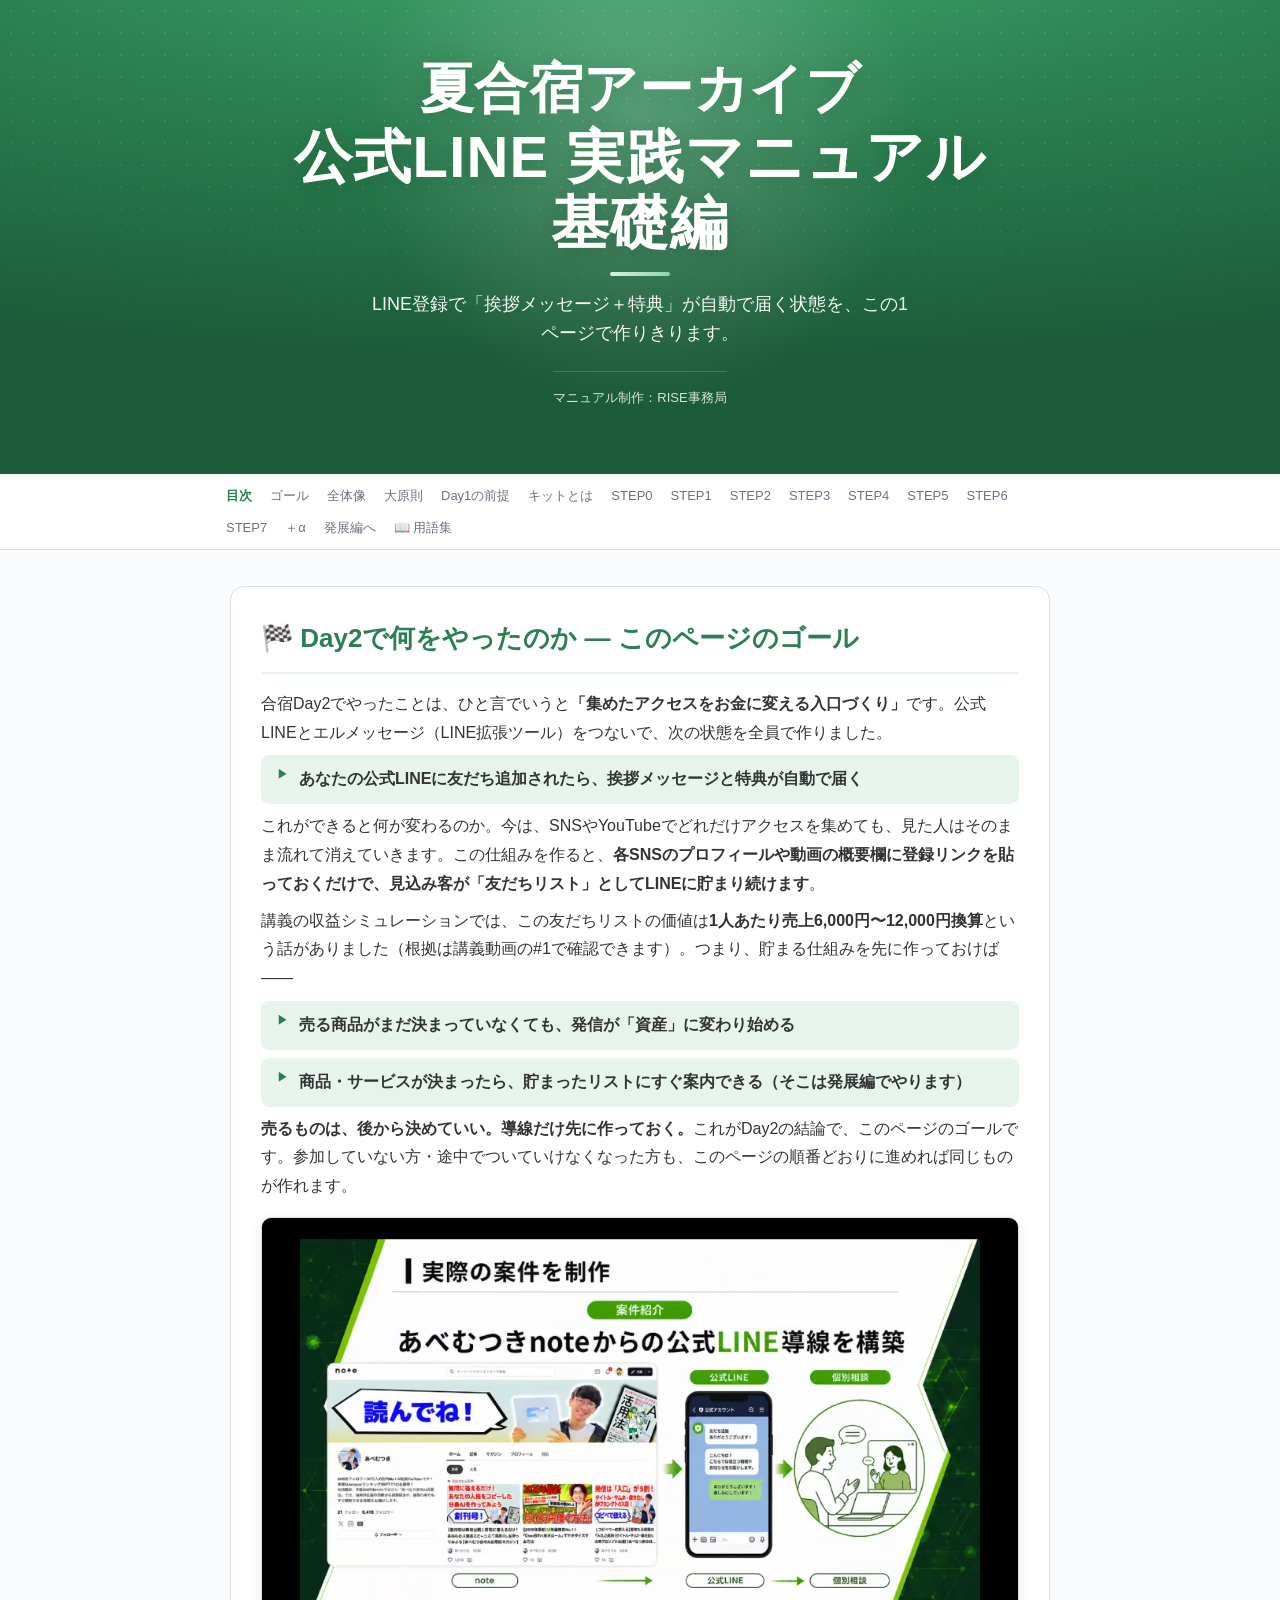
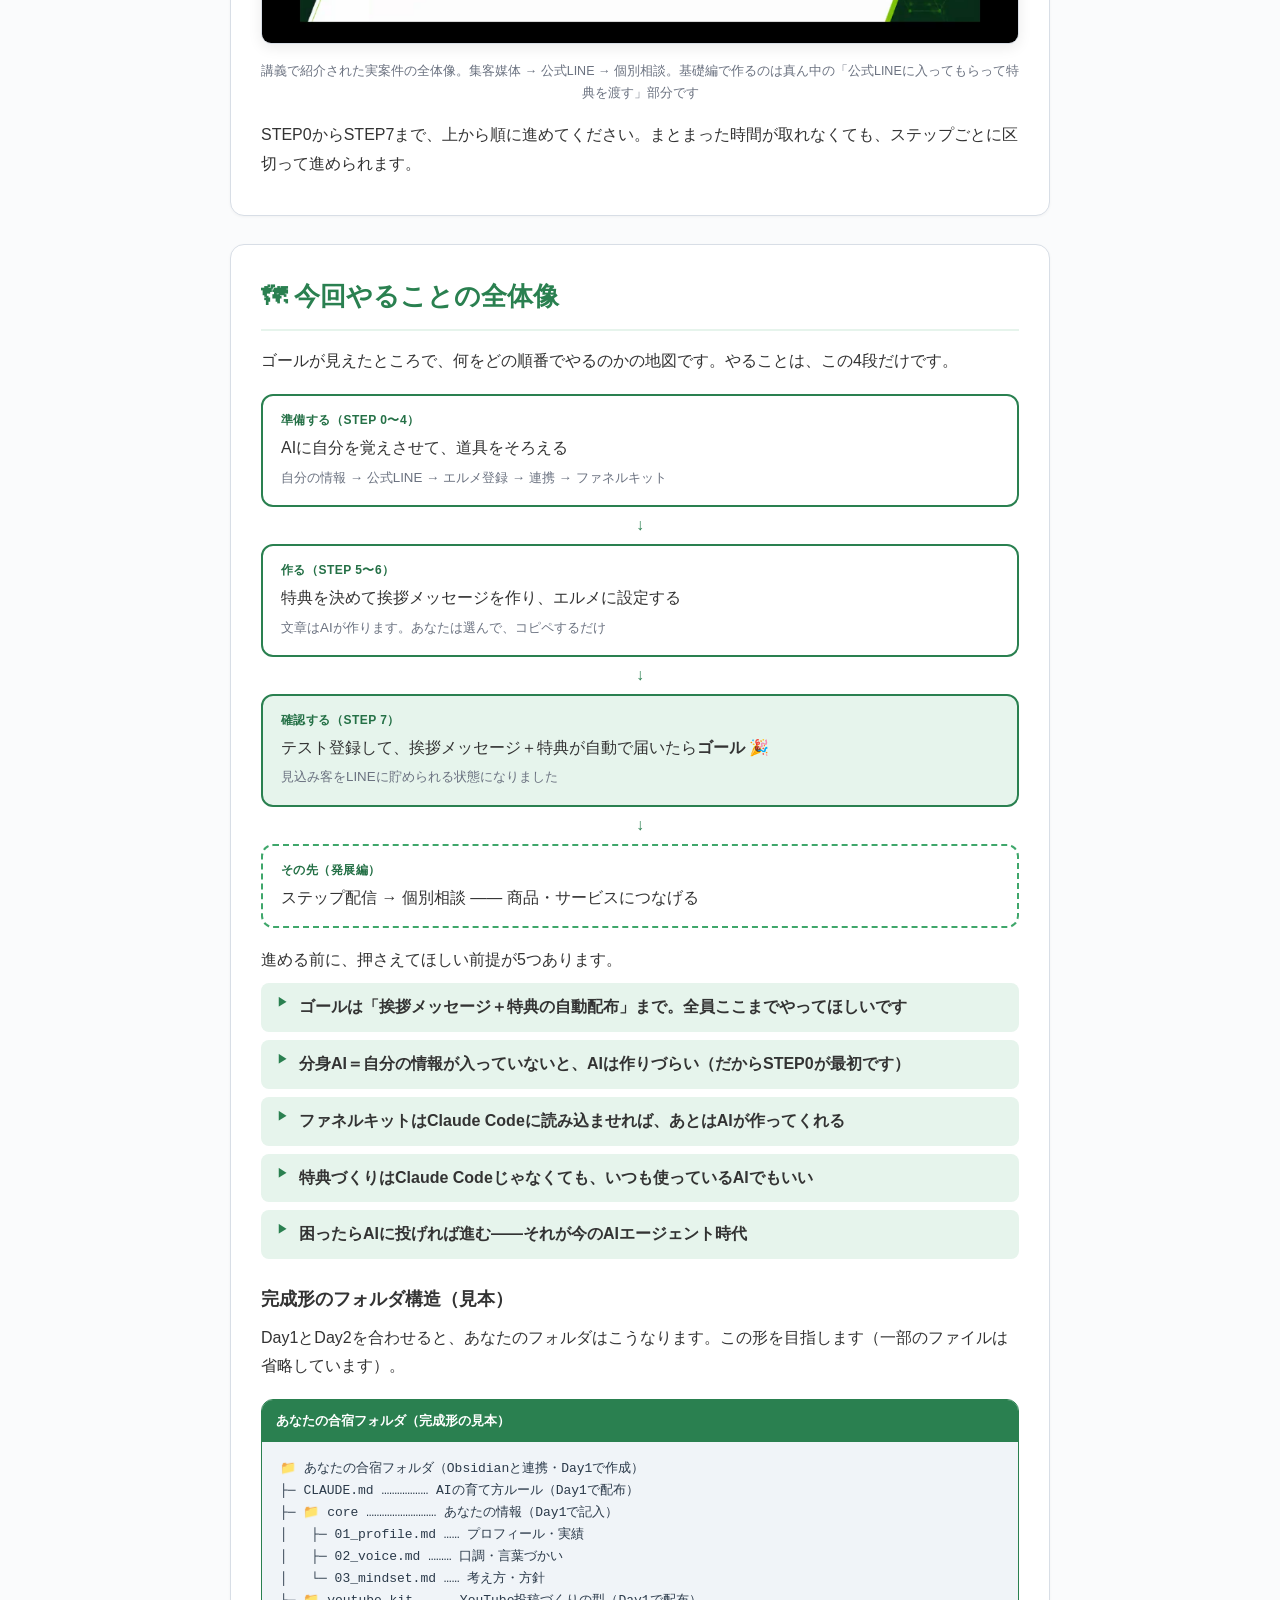
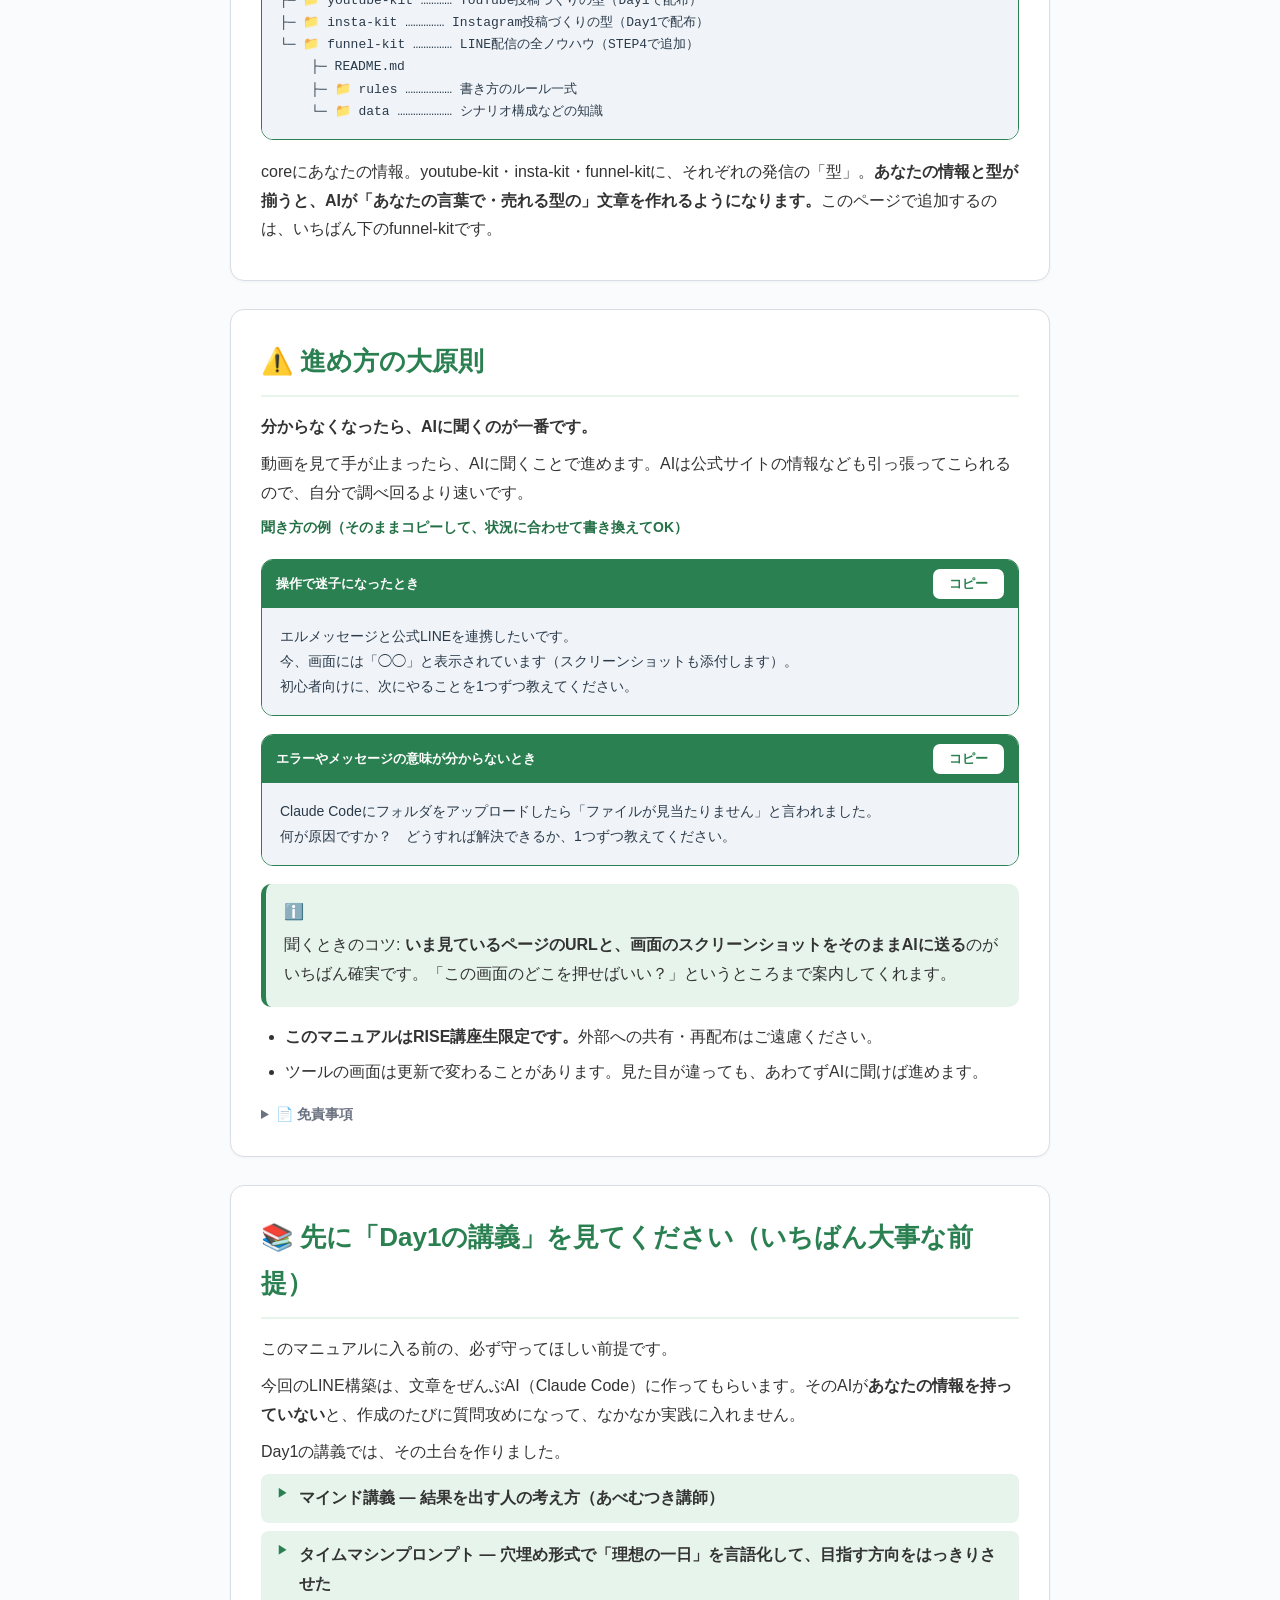
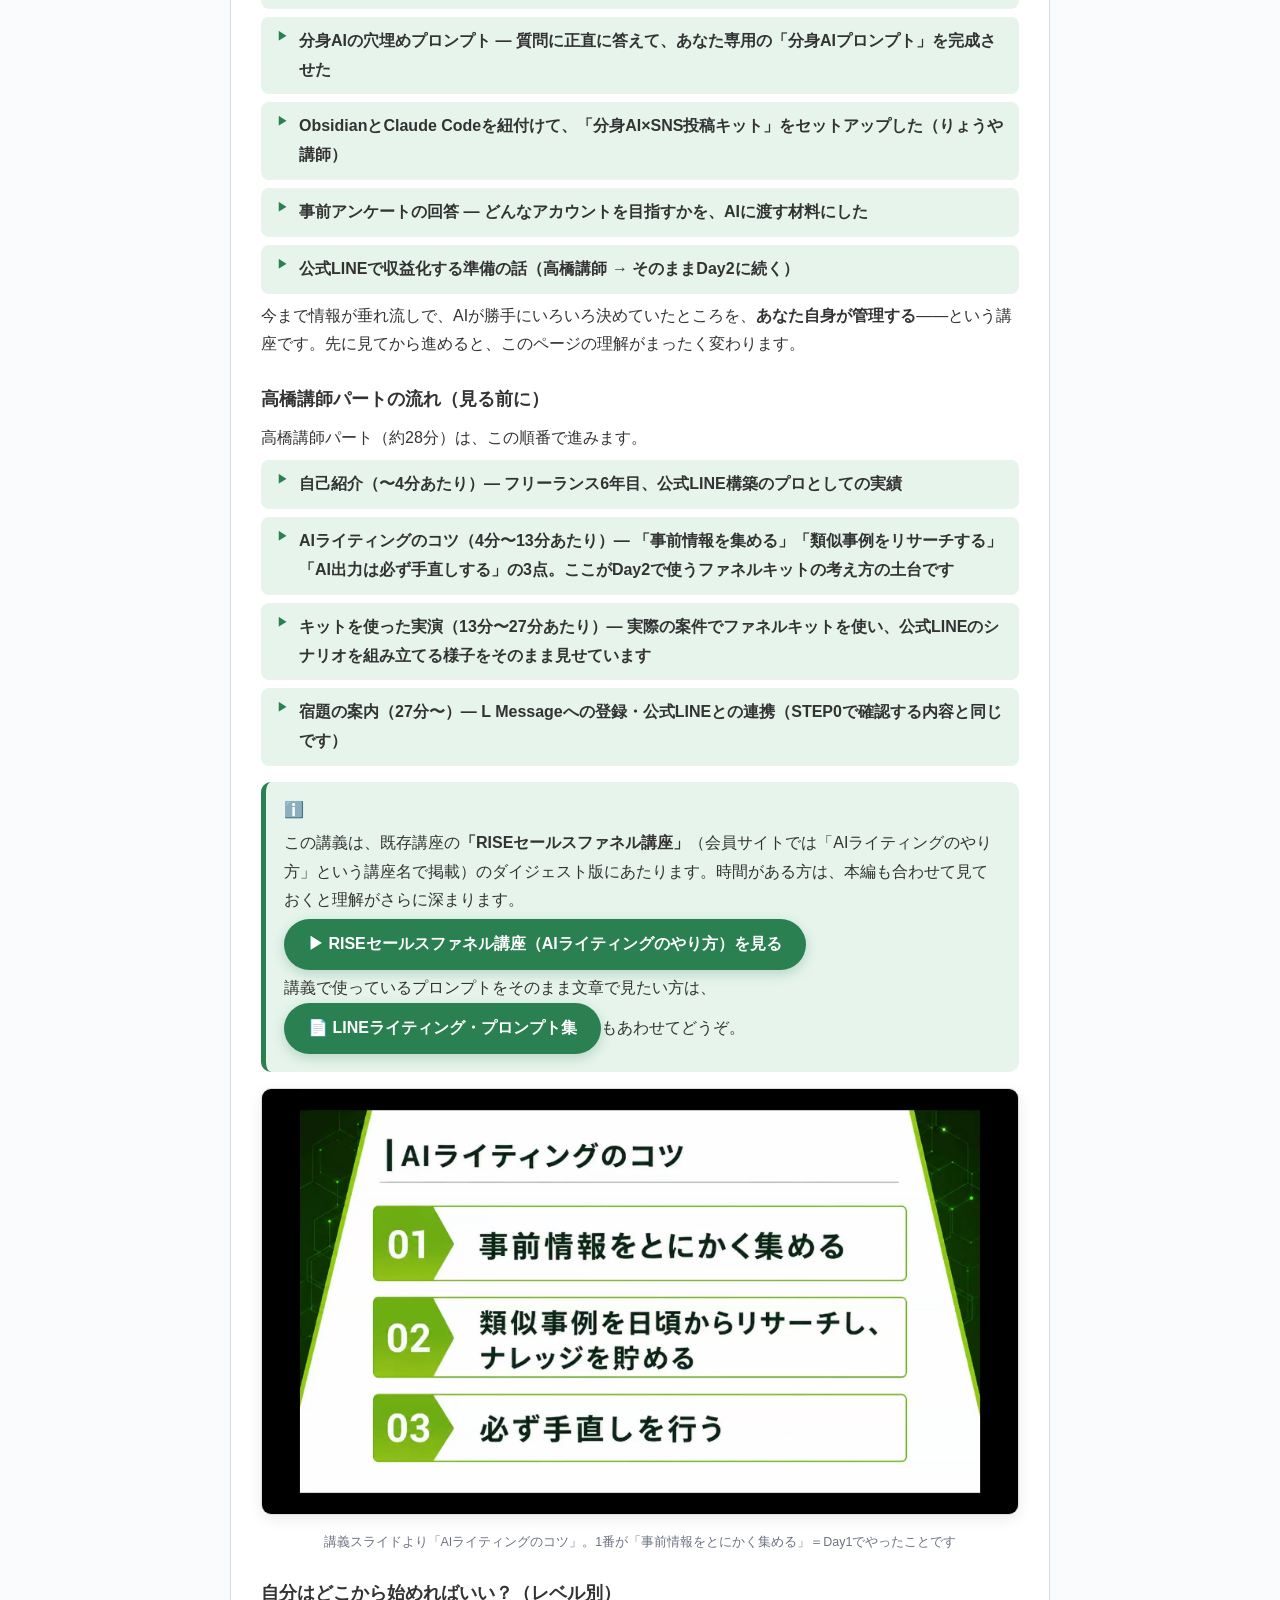
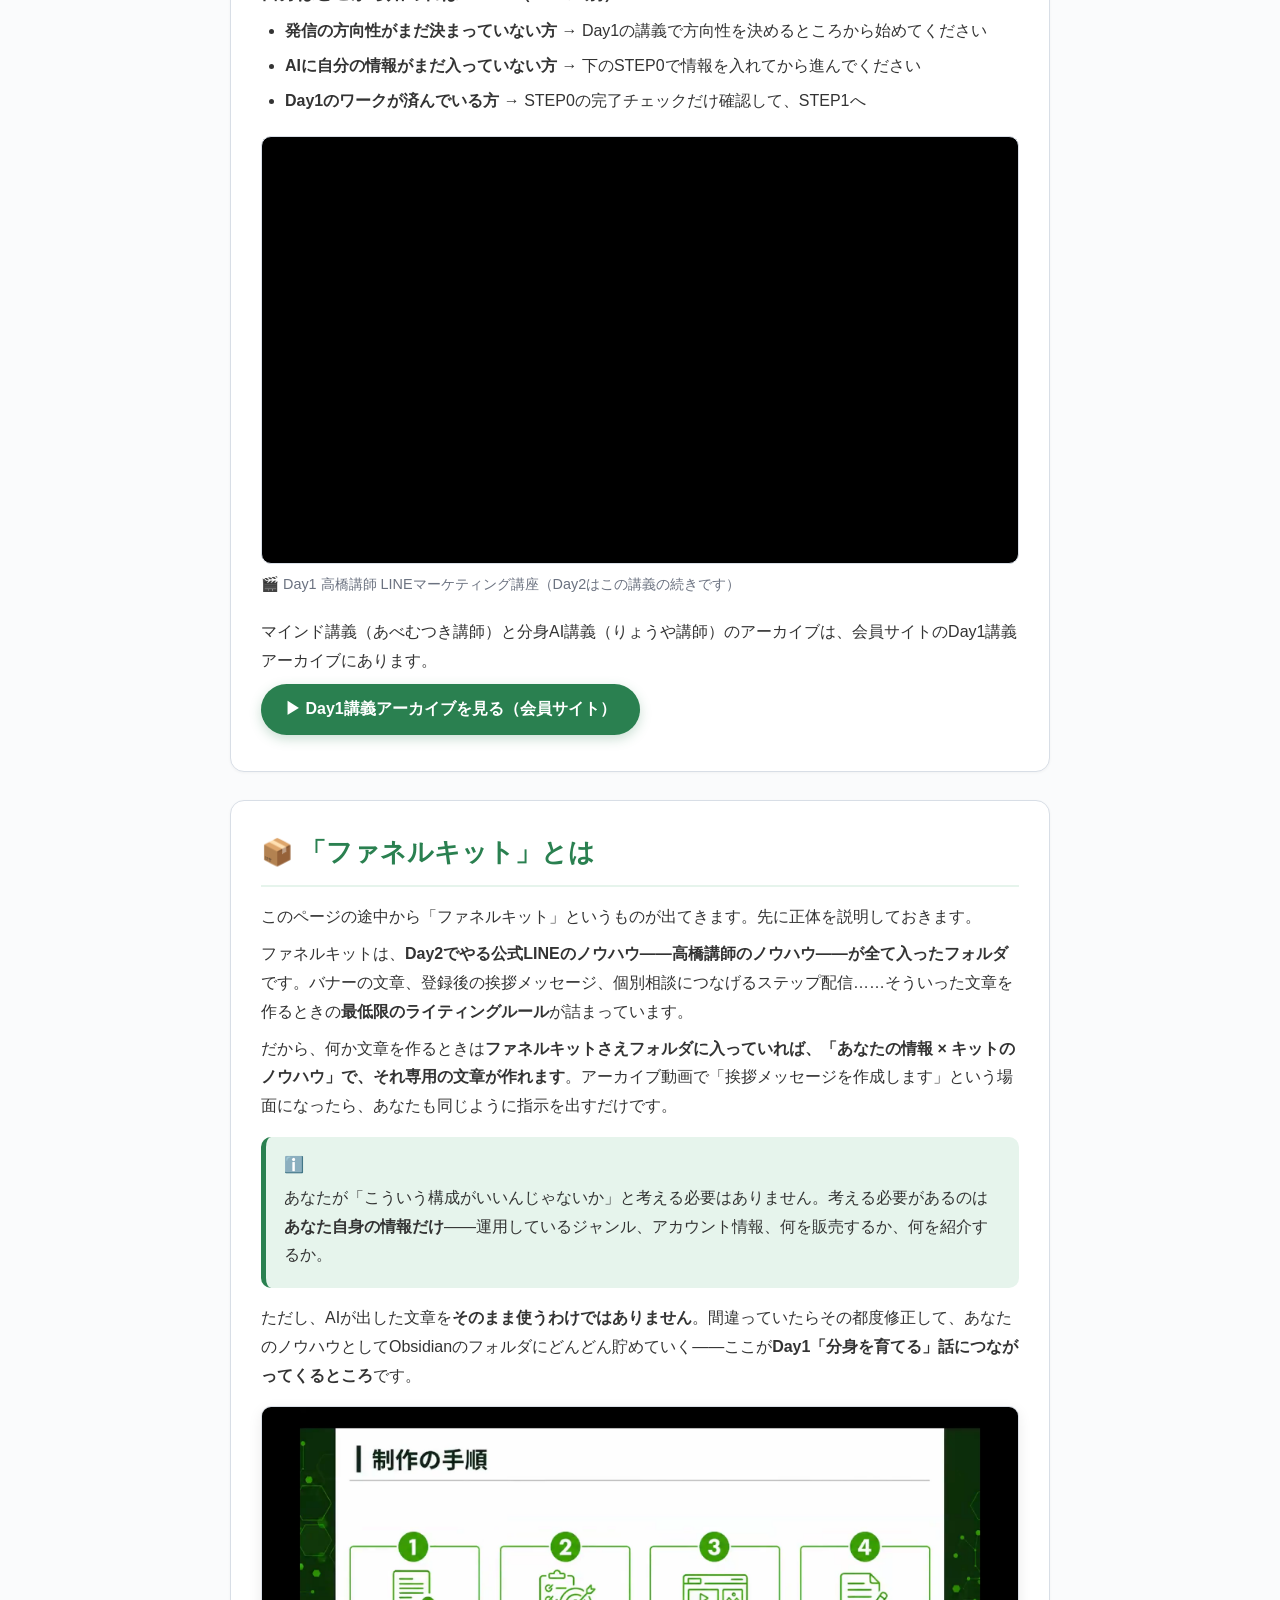
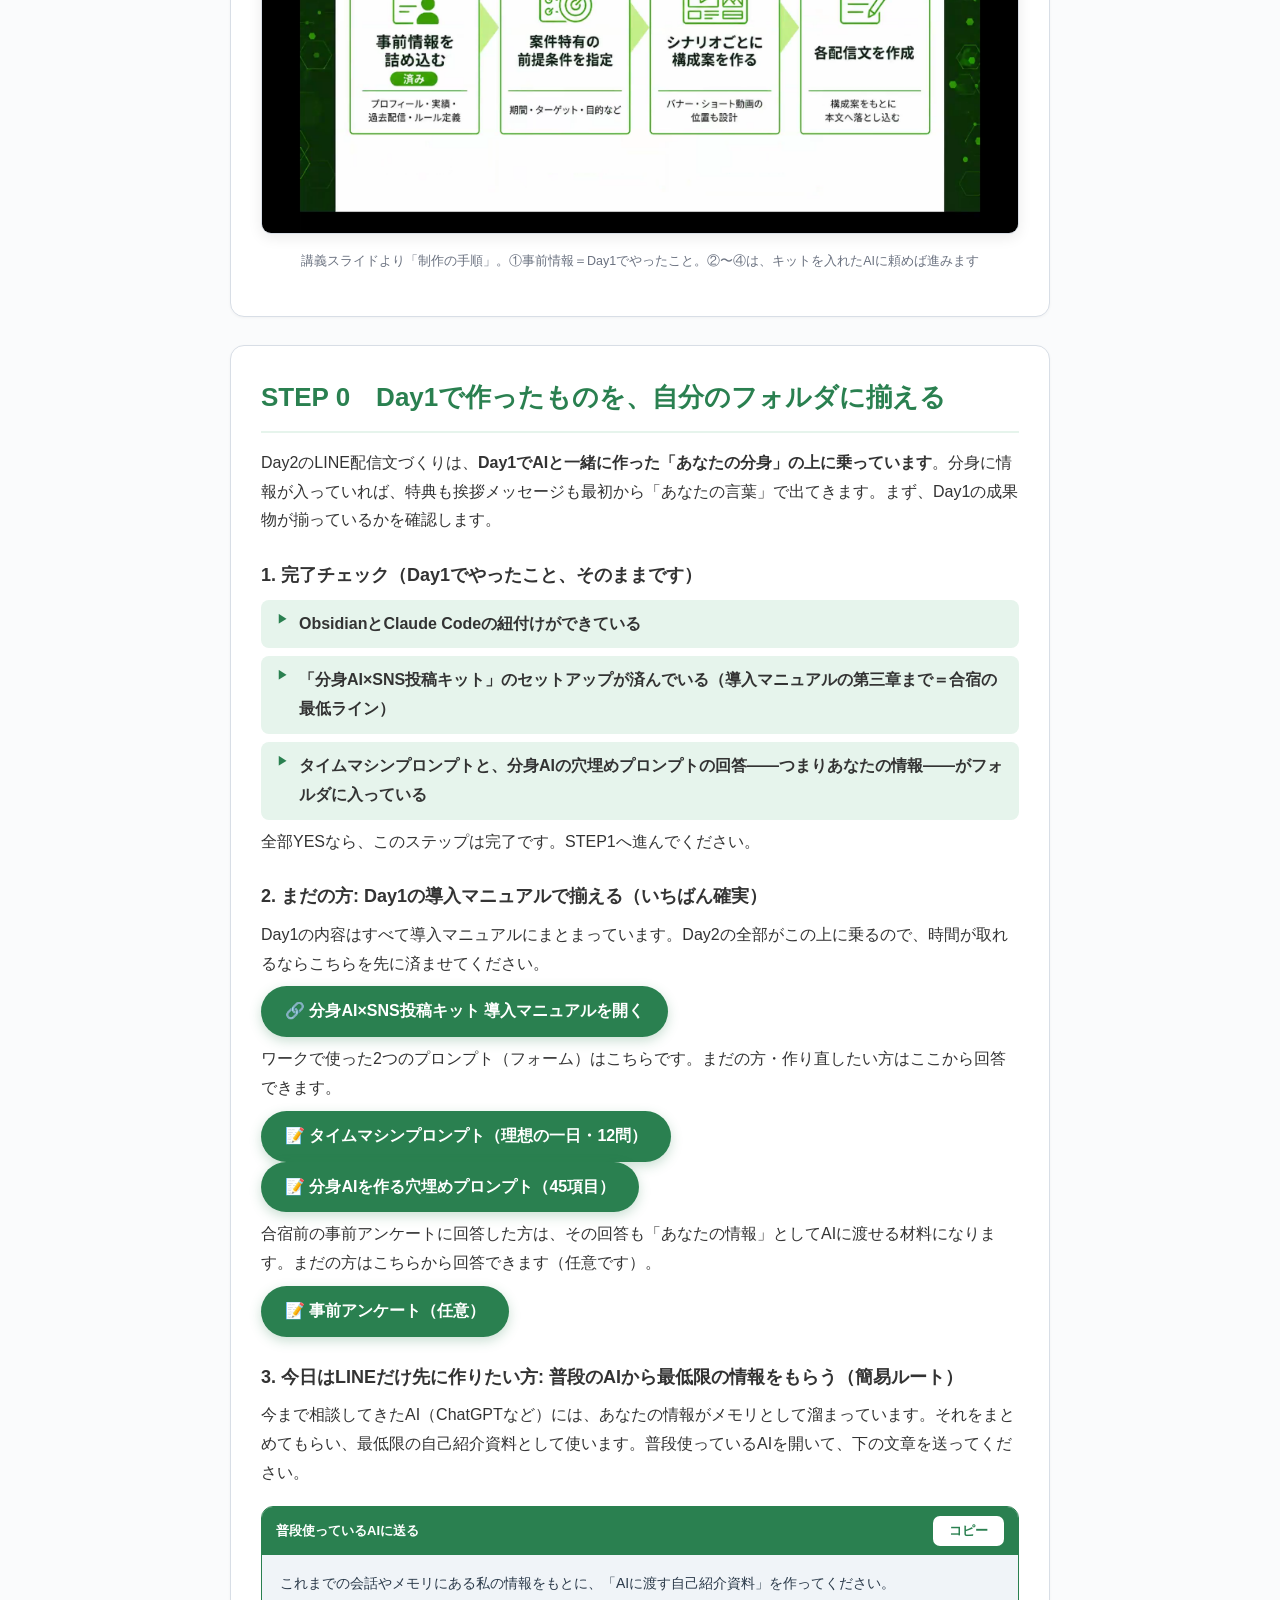
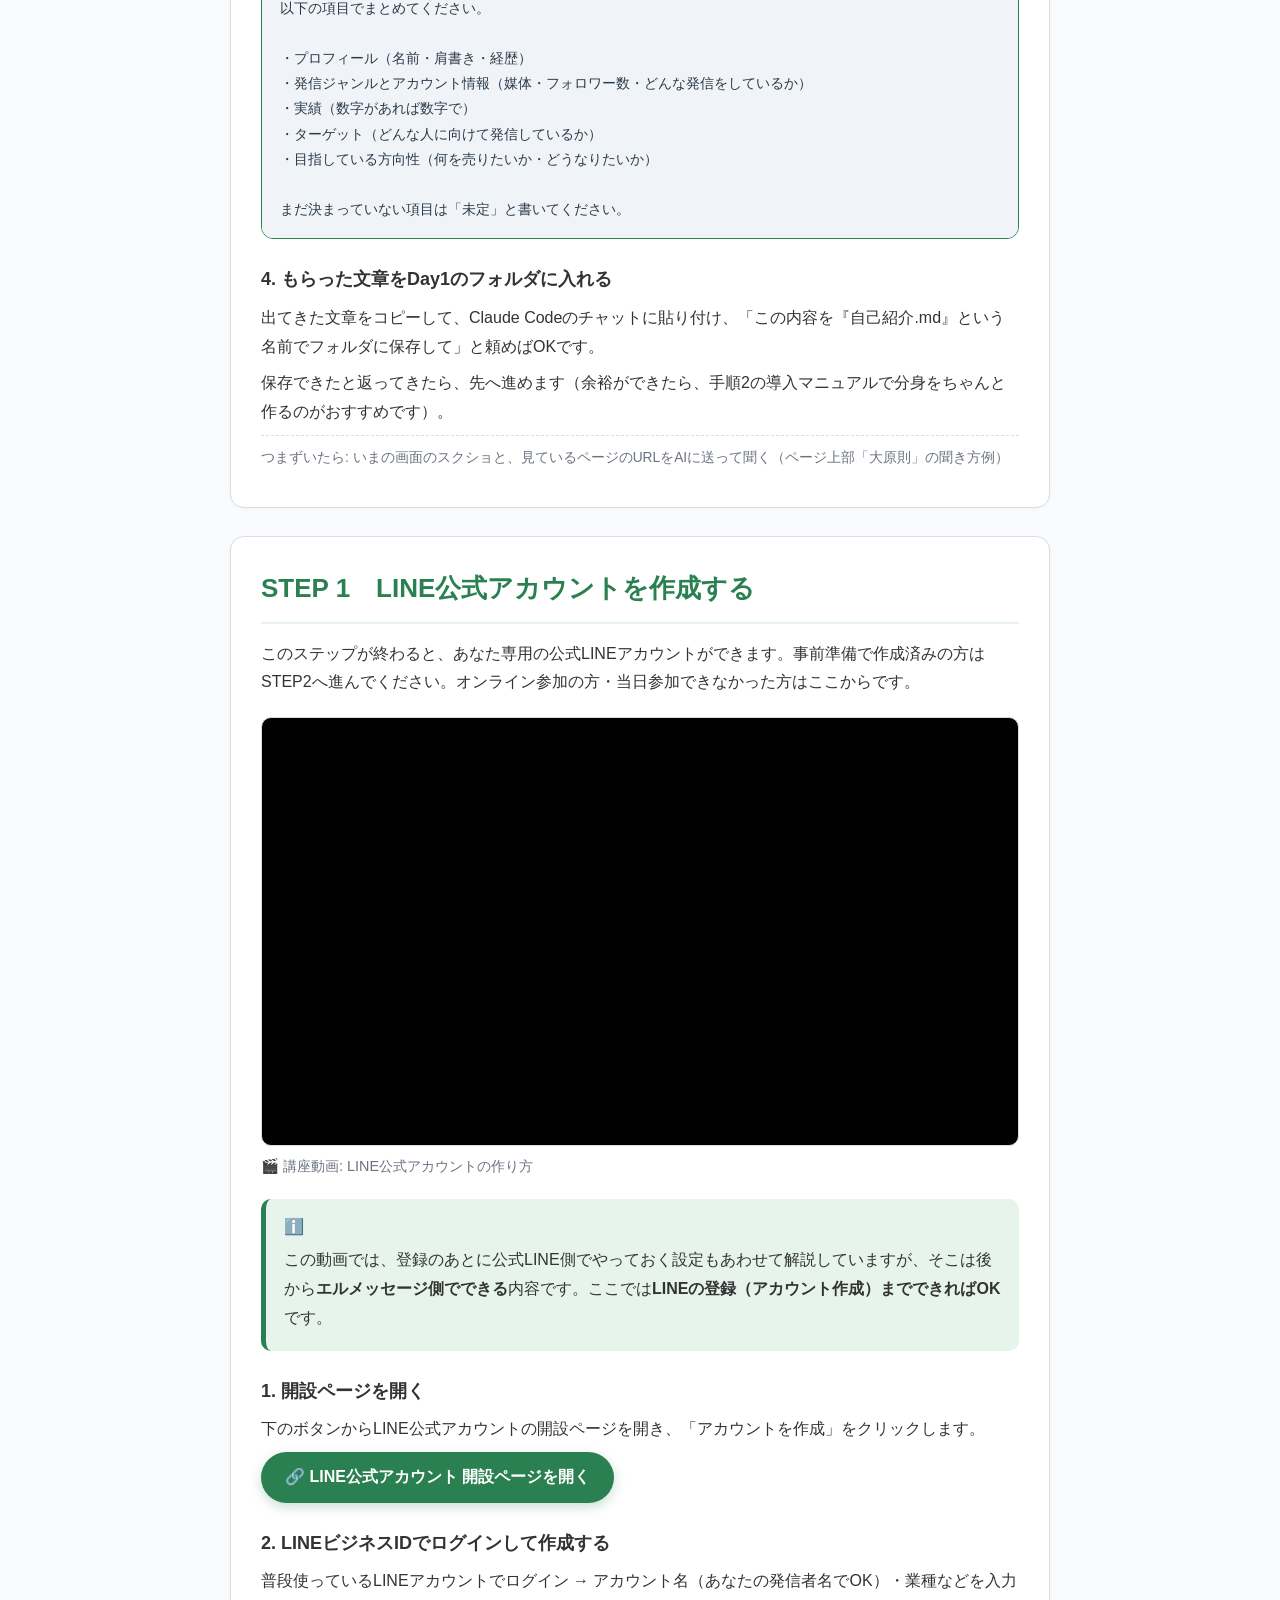
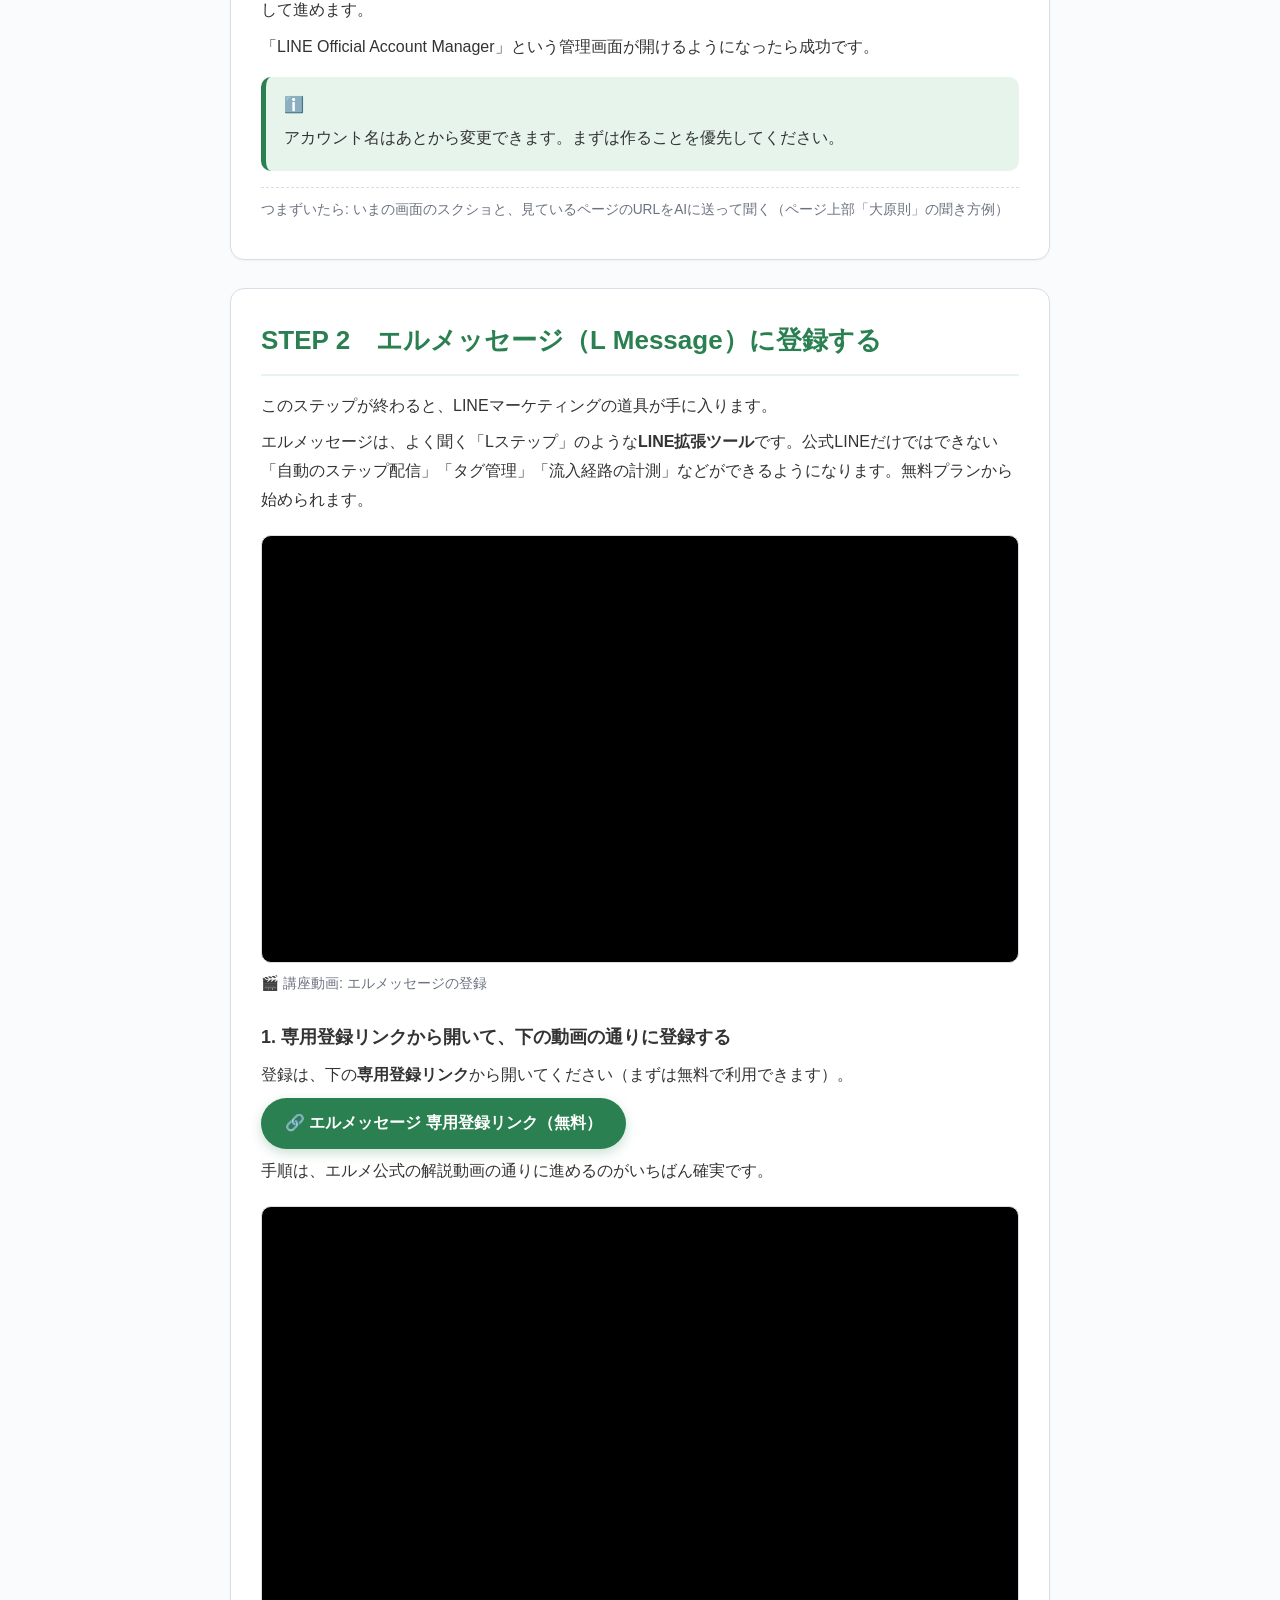
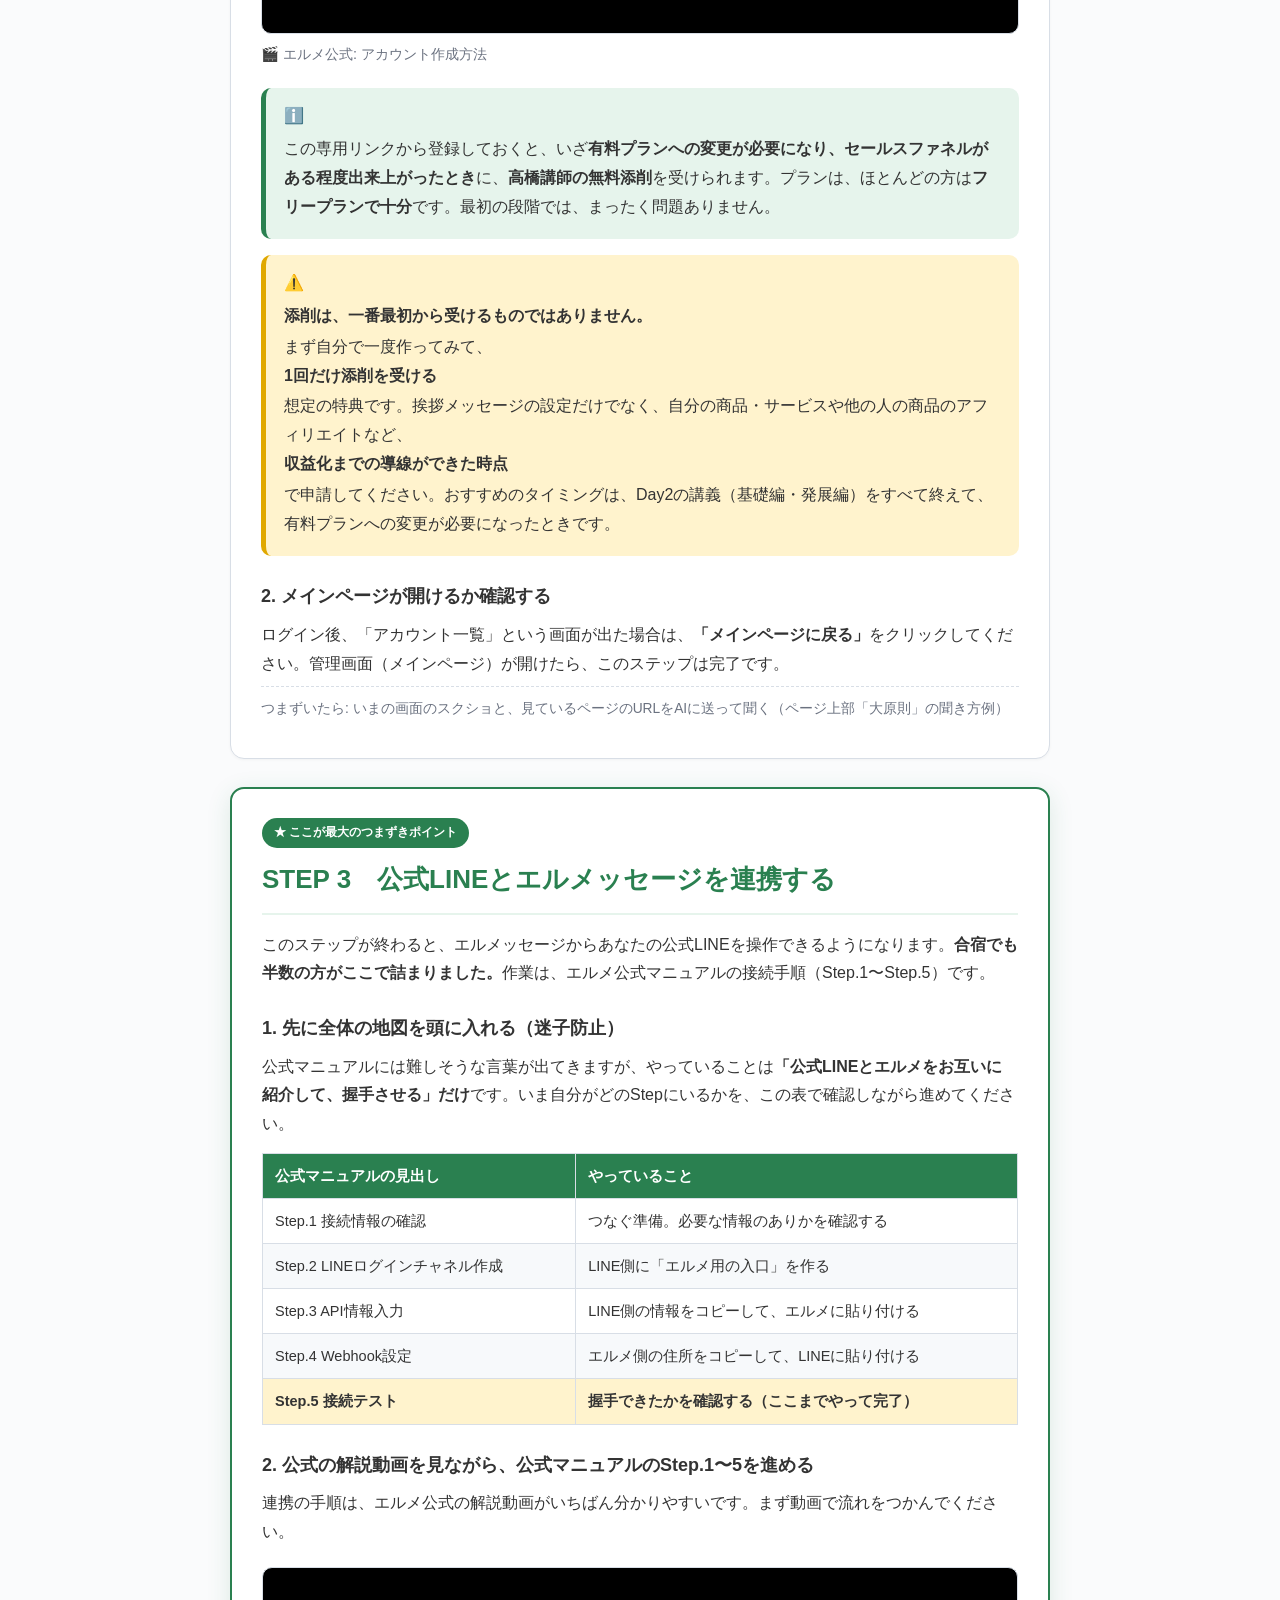
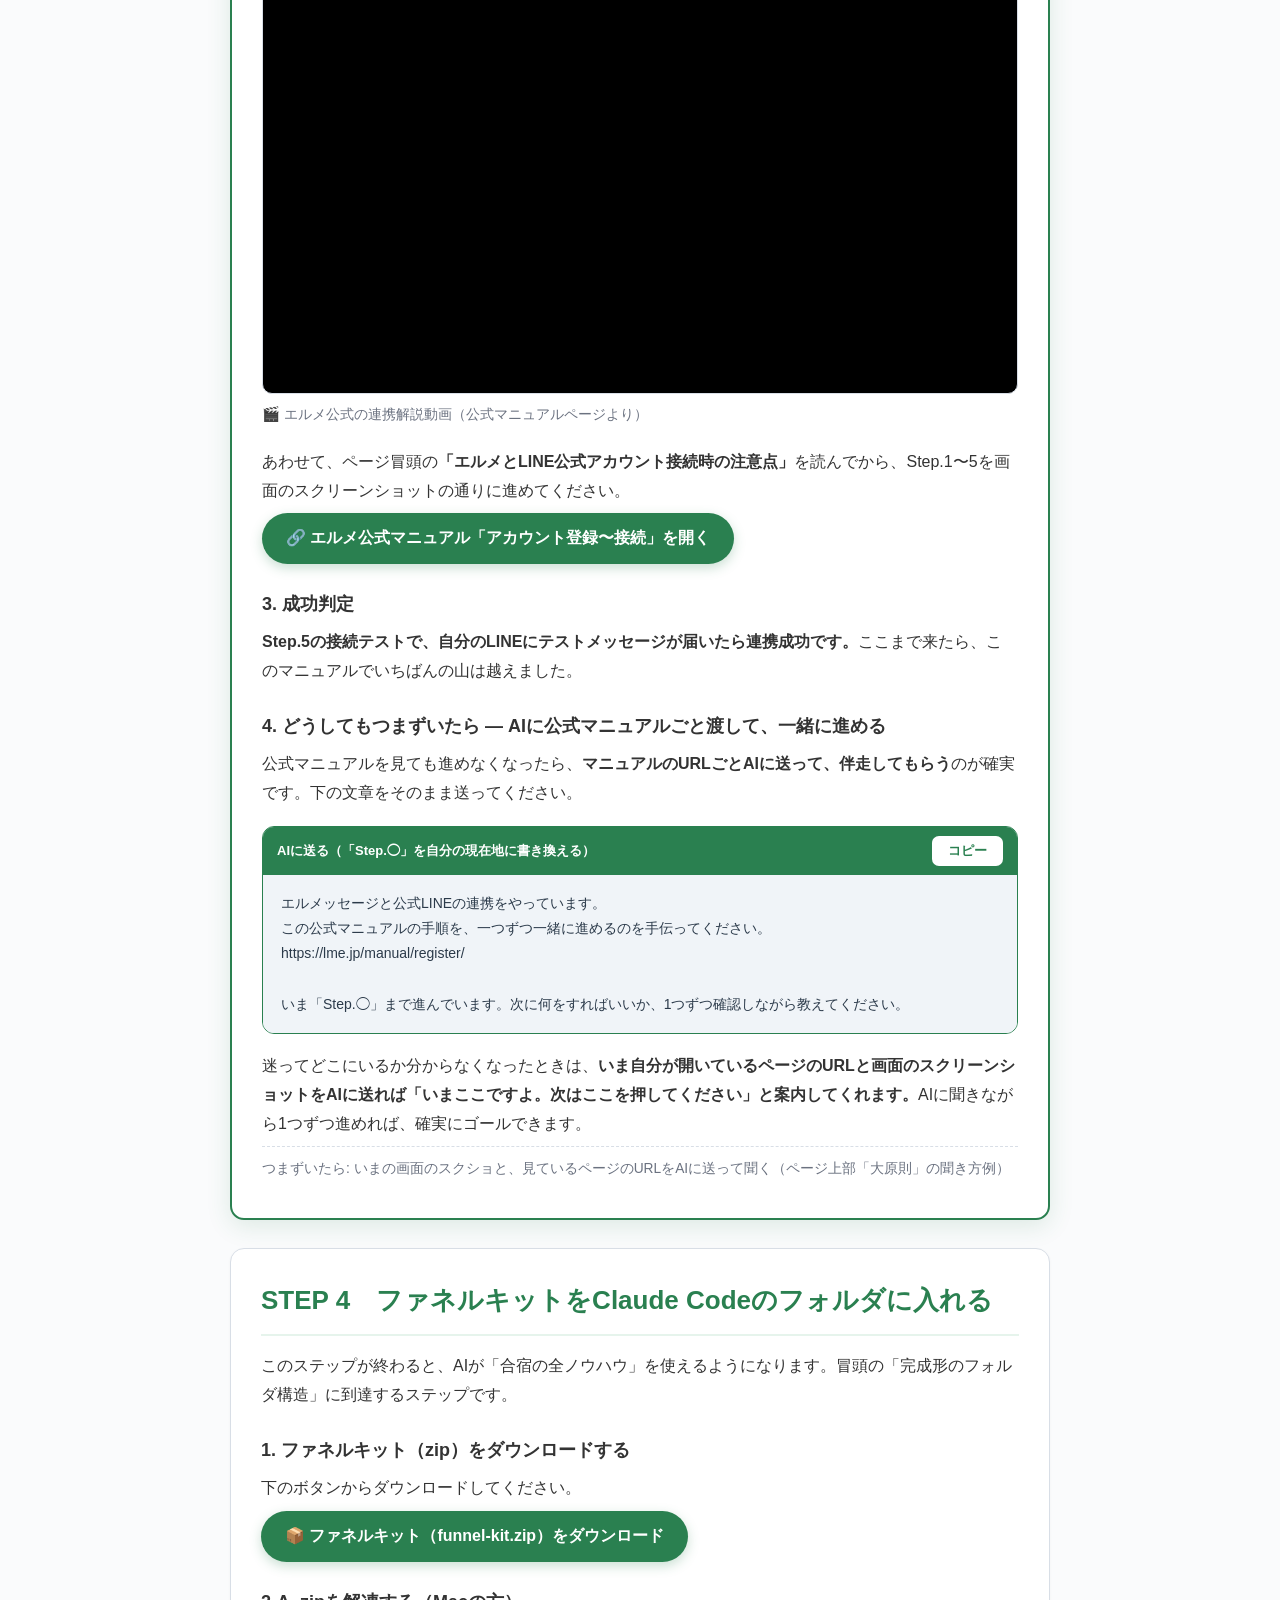
<file: index.html>
<!doctype html>
<html lang="ja">
  <head>
    <meta charset="UTF-8" />
    <!-- 検索エンジンに載せない（講座生限定配布用。一般公開したい場合はこの行を削除） -->
    <meta name="robots" content="noindex, nofollow" />
    <!-- セキュリティ設定（外部スクリプト等を遮断。基本このまま） -->
    <meta http-equiv="Content-Security-Policy" content="default-src 'self'; script-src 'self'; style-src 'self'; img-src 'self' data:; connect-src 'none'; object-src 'none'; base-uri 'none'; form-action 'none'; frame-ancestors 'none'; frame-src https://www.loom.com https://player.vimeo.com https://www.youtube.com" />
    <meta name="viewport" content="width=device-width, initial-scale=1.0" />
    <title>公式LINE 実践マニュアル（基礎編）｜RISE夏合宿アーカイブ</title>
    <link rel="stylesheet" href="styles.css" />
  </head>
  <body>
    <!-- ===== ヒーロー（冒頭の看板） ===== -->
    <header class="hero">
      <div class="hero-inner">
        <p class="eyebrow">夏合宿アーカイブ</p>
        <h1>公式LINE 実践マニュアル<br />基礎編</h1>
        <p class="subtitle">LINE登録で「挨拶メッセージ＋特典」が自動で届く状態を、この1ページで作りきります。</p>
        <p class="author">マニュアル制作：RISE事務局</p>
      </div>
    </header>

    <!-- ===== 目次 ===== -->
    <nav class="toc" aria-label="目次">
      <div class="toc-inner">
        <span class="toc-title">目次</span>
        <a href="#goal">ゴール</a>
        <a href="#intro">全体像</a>
        <a href="#principle">大原則</a>
        <a href="#day1">Day1の前提</a>
        <a href="#kit">キットとは</a>
        <a href="#step0">STEP0</a>
        <a href="#step1">STEP1</a>
        <a href="#step2">STEP2</a>
        <a href="#step3">STEP3</a>
        <a href="#step4">STEP4</a>
        <a href="#step5">STEP5</a>
        <a href="#step6">STEP6</a>
        <a href="#step7">STEP7</a>
        <a href="#banner">＋α</a>
        <a href="#next">発展編へ</a>
        <a href="glossary.html">📖 用語集</a>
      </div>
    </nav>

    <main class="content">
      <!-- ===== ゴール（最初に読む） ===== -->
      <section id="goal" class="block">
        <h2>🏁 Day2で何をやったのか — このページのゴール</h2>
        <p>合宿Day2でやったことは、ひと言でいうと<strong>「集めたアクセスをお金に変える入口づくり」</strong>です。公式LINEとエルメッセージ（LINE拡張ツール）をつないで、次の状態を全員で作りました。</p>
        <ul class="menu">
          <li>あなたの公式LINEに友だち追加されたら、<strong>挨拶メッセージと特典が自動で届く</strong></li>
        </ul>
        <p>これができると何が変わるのか。今は、SNSやYouTubeでどれだけアクセスを集めても、見た人はそのまま流れて消えていきます。この仕組みを作ると、<strong>各SNSのプロフィールや動画の概要欄に登録リンクを貼っておくだけで、見込み客が「友だちリスト」としてLINEに貯まり続けます</strong>。</p>
        <p>講義の収益シミュレーションでは、この友だちリストの価値は<strong>1人あたり売上6,000円〜12,000円換算</strong>という話がありました（根拠は講義動画の#1で確認できます）。つまり、貯まる仕組みを先に作っておけば——</p>
        <ul class="menu">
          <li>売る商品がまだ決まっていなくても、発信が「資産」に変わり始める</li>
          <li>商品・サービスが決まったら、貯まったリストにすぐ案内できる（そこは発展編でやります）</li>
        </ul>
        <p><strong>売るものは、後から決めていい。導線だけ先に作っておく。</strong>これがDay2の結論で、このページのゴールです。参加していない方・途中でついていけなくなった方も、このページの順番どおりに進めれば同じものが作れます。</p>
        <figure class="shot"><img src="images/01-day1-funnel-intro.png" alt="noteから公式LINE、個別相談へつながる導線の全体像スライド" /><figcaption>講義で紹介された実案件の全体像。集客媒体 → 公式LINE → 個別相談。基礎編で作るのは真ん中の「公式LINEに入ってもらって特典を渡す」部分です</figcaption></figure>
        <p>STEP0からSTEP7まで、上から順に進めてください。まとまった時間が取れなくても、ステップごとに区切って進められます。</p>
      </section>

      <!-- ===== 全体像 ===== -->
      <section id="intro" class="block">
        <h2>🗺 今回やることの全体像</h2>
        <p>ゴールが見えたところで、何をどの順番でやるのかの地図です。やることは、この4段だけです。</p>
        <div class="flow">
          <div class="flow-box"><span class="flow-tag">準備する（STEP 0〜4）</span>AIに自分を覚えさせて、道具をそろえる<br /><small>自分の情報 → 公式LINE → エルメ登録 → 連携 → ファネルキット</small></div>
          <div class="flow-arrow">↓</div>
          <div class="flow-box"><span class="flow-tag">作る（STEP 5〜6）</span>特典を決めて挨拶メッセージを作り、エルメに設定する<br /><small>文章はAIが作ります。あなたは選んで、コピペするだけ</small></div>
          <div class="flow-arrow">↓</div>
          <div class="flow-box flow-goal"><span class="flow-tag">確認する（STEP 7）</span>テスト登録して、挨拶メッセージ＋特典が自動で届いたら<strong>ゴール</strong> 🎉<br /><small>見込み客をLINEに貯められる状態になりました</small></div>
          <div class="flow-arrow">↓</div>
          <div class="flow-box flow-next"><span class="flow-tag">その先（発展編）</span>ステップ配信 → 個別相談 —— 商品・サービスにつなげる</div>
        </div>
        <p>進める前に、押さえてほしい前提が5つあります。</p>
        <ul class="menu">
          <li>ゴールは「挨拶メッセージ＋特典の自動配布」まで。全員ここまでやってほしいです</li>
          <li>分身AI＝自分の情報が入っていないと、AIは作りづらい（だからSTEP0が最初です）</li>
          <li>ファネルキットはClaude Codeに読み込ませれば、あとはAIが作ってくれる</li>
          <li>特典づくりはClaude Codeじゃなくても、いつも使っているAIでもいい</li>
          <li>困ったらAIに投げれば進む——それが今のAIエージェント時代</li>
        </ul>
        <h3>完成形のフォルダ構造（見本）</h3>
        <p>Day1とDay2を合わせると、あなたのフォルダはこうなります。この形を目指します（一部のファイルは省略しています）。</p>
        <div class="prompt-card">
          <div class="prompt-head">
            <span>あなたの合宿フォルダ（完成形の見本）</span>
          </div>
          <pre class="mono">📁 あなたの合宿フォルダ（Obsidianと連携・Day1で作成）
├─ CLAUDE.md ……………… AIの育て方ルール（Day1で配布）
├─ 📁 core ……………………… あなたの情報（Day1で記入）
│   ├─ 01_profile.md …… プロフィール・実績
│   ├─ 02_voice.md ……… 口調・言葉づかい
│   └─ 03_mindset.md …… 考え方・方針
├─ 📁 youtube-kit ………… YouTube投稿づくりの型（Day1で配布）
├─ 📁 insta-kit …………… Instagram投稿づくりの型（Day1で配布）
└─ 📁 funnel-kit …………… LINE配信の全ノウハウ（STEP4で追加）
    ├─ README.md
    ├─ 📁 rules ……………… 書き方のルール一式
    └─ 📁 data ………………… シナリオ構成などの知識</pre>
        </div>
        <p>coreにあなたの情報。youtube-kit・insta-kit・funnel-kitに、それぞれの発信の「型」。<strong>あなたの情報と型が揃うと、AIが「あなたの言葉で・売れる型の」文章を作れるようになります。</strong>このページで追加するのは、いちばん下のfunnel-kitです。</p>
      </section>

      <!-- ===== 大原則 ===== -->
      <section id="principle" class="block">
        <h2>⚠️ 進め方の大原則</h2>
        <p><strong>分からなくなったら、AIに聞くのが一番です。</strong></p>
        <p>動画を見て手が止まったら、AIに聞くことで進めます。AIは公式サイトの情報なども引っ張ってこられるので、自分で調べ回るより速いです。</p>
        <p class="prompt-group-label">聞き方の例（そのままコピーして、状況に合わせて書き換えてOK）</p>
        <div class="prompt-card">
          <div class="prompt-head">
            <span>操作で迷子になったとき</span>
            <button type="button" class="copy-btn" data-target="p-ask1">コピー</button>
          </div>
          <pre id="p-ask1">エルメッセージと公式LINEを連携したいです。
今、画面には「◯◯」と表示されています（スクリーンショットも添付します）。
初心者向けに、次にやることを1つずつ教えてください。</pre>
        </div>
        <div class="prompt-card">
          <div class="prompt-head">
            <span>エラーやメッセージの意味が分からないとき</span>
            <button type="button" class="copy-btn" data-target="p-ask2">コピー</button>
          </div>
          <pre id="p-ask2">Claude Codeにフォルダをアップロードしたら「ファイルが見当たりません」と言われました。
何が原因ですか？　どうすれば解決できるか、1つずつ教えてください。</pre>
        </div>
        <div class="callout info">
          <p>聞くときのコツ: <strong>いま見ているページのURLと、画面のスクリーンショットをそのままAIに送る</strong>のがいちばん確実です。「この画面のどこを押せばいい？」というところまで案内してくれます。</p>
        </div>
        <ul>
          <li><strong>このマニュアルはRISE講座生限定です。</strong>外部への共有・再配布はご遠慮ください。</li>
          <li>ツールの画面は更新で変わることがあります。見た目が違っても、あわてずAIに聞けば進めます。</li>
        </ul>
        <details class="disclaimer">
          <summary>📄 免責事項</summary>
          <p>本マニュアルは情報提供を目的としたものです。各ツールの画面・仕様・料金は変更される場合があります。お使いの環境（OS・ブラウザ・プラン）によって表示が異なることがあります。</p>
        </details>
      </section>

      <!-- ===== Day1の前提 ===== -->
      <section id="day1" class="block">
        <h2>📚 先に「Day1の講義」を見てください（いちばん大事な前提）</h2>
        <p>このマニュアルに入る前の、必ず守ってほしい前提です。</p>
        <p>今回のLINE構築は、文章をぜんぶAI（Claude Code）に作ってもらいます。そのAIが<strong>あなたの情報を持っていない</strong>と、作成のたびに質問攻めになって、なかなか実践に入れません。</p>
        <p>Day1の講義では、その土台を作りました。</p>
        <ul class="menu">
          <li>マインド講義 — 結果を出す人の考え方（あべむつき講師）</li>
          <li>タイムマシンプロンプト — 穴埋め形式で「理想の一日」を言語化して、目指す方向をはっきりさせた</li>
          <li>分身AIの穴埋めプロンプト — 質問に正直に答えて、あなた専用の「分身AIプロンプト」を完成させた</li>
          <li>ObsidianとClaude Codeを紐付けて、「分身AI×SNS投稿キット」をセットアップした（りょうや講師）</li>
          <li>事前アンケートの回答 — どんなアカウントを目指すかを、AIに渡す材料にした</li>
          <li>公式LINEで収益化する準備の話（高橋講師 → そのままDay2に続く）</li>
        </ul>
        <p>今まで情報が垂れ流しで、AIが勝手にいろいろ決めていたところを、<strong>あなた自身が管理する</strong>——という講座です。先に見てから進めると、このページの理解がまったく変わります。</p>
        <h3>高橋講師パートの流れ（見る前に）</h3>
        <p>高橋講師パート（約28分）は、この順番で進みます。</p>
        <ul class="menu">
          <li><strong>自己紹介</strong>（〜4分あたり）— フリーランス6年目、公式LINE構築のプロとしての実績</li>
          <li><strong>AIライティングのコツ</strong>（4分〜13分あたり）— 「事前情報を集める」「類似事例をリサーチする」「AI出力は必ず手直しする」の3点。ここがDay2で使うファネルキットの考え方の土台です</li>
          <li><strong>キットを使った実演</strong>（13分〜27分あたり）— 実際の案件でファネルキットを使い、公式LINEのシナリオを組み立てる様子をそのまま見せています</li>
          <li><strong>宿題の案内</strong>（27分〜）— L Messageへの登録・公式LINEとの連携（STEP0で確認する内容と同じです）</li>
        </ul>
        <div class="callout info">
          <p>この講義は、既存講座の<strong>「RISEセールスファネル講座」</strong>（会員サイトでは「AIライティングのやり方」という講座名で掲載）のダイジェスト版にあたります。時間がある方は、本編も合わせて見ておくと理解がさらに深まります。</p>
          <p><a class="btn-link" href="https://utage-system.com/members/zT66X07UciKh/course/IW6wPLM8NbPg/lesson/7RqHCBP4jcJ7" target="_blank" rel="noopener noreferrer">▶ RISEセールスファネル講座（AIライティングのやり方）を見る</a></p>
          <p>講義で使っているプロンプトをそのまま文章で見たい方は、<a class="btn-link" href="https://docs.google.com/document/d/1KkTJP1EpACFUccJas0P2EExsXJA3JpZfPk3Ze0TgDB0/edit?usp=sharing" target="_blank" rel="noopener noreferrer">📄 LINEライティング・プロンプト集</a>もあわせてどうぞ。</p>
        </div>
        <figure class="shot"><img src="images/02-ai-writing-tips.png" alt="AIライティングのコツ: 事前情報をとにかく集める・類似事例をリサーチしナレッジを貯める・必ず手直しを行う" /><figcaption>講義スライドより「AIライティングのコツ」。1番が「事前情報をとにかく集める」＝Day1でやったことです</figcaption></figure>
        <h3>自分はどこから始めればいい？（レベル別）</h3>
        <ul>
          <li><strong>発信の方向性がまだ決まっていない方</strong> → Day1の講義で方向性を決めるところから始めてください</li>
          <li><strong>AIに自分の情報がまだ入っていない方</strong> → 下のSTEP0で情報を入れてから進んでください</li>
          <li><strong>Day1のワークが済んでいる方</strong> → STEP0の完了チェックだけ確認して、STEP1へ</li>
        </ul>
        <figure class="video-embed">
          <div class="video-frame"><iframe src="https://www.loom.com/embed/15af607d74d04b09b03ebd02f2a86b39" title="Day1 高橋講師 LINEマーケティング講座" allowfullscreen loading="lazy"></iframe></div>
          <figcaption>🎬 Day1 高橋講師 LINEマーケティング講座（Day2はこの講義の続きです）</figcaption>
        </figure>
        <p>マインド講義（あべむつき講師）と分身AI講義（りょうや講師）のアーカイブは、会員サイトのDay1講義アーカイブにあります。</p>
        <p><a class="btn-link" href="https://utage-system.com/members/zT66X07UciKh/course/HhLucbbrDTtf" target="_blank" rel="noopener noreferrer">▶ Day1講義アーカイブを見る（会員サイト）</a></p>
      </section>

      <!-- ===== ファネルキットとは ===== -->
      <section id="kit" class="block">
        <h2>📦 「ファネルキット」とは</h2>
        <p>このページの途中から「ファネルキット」というものが出てきます。先に正体を説明しておきます。</p>
        <p>ファネルキットは、<strong>Day2でやる公式LINEのノウハウ——高橋講師のノウハウ——が全て入ったフォルダ</strong>です。バナーの文章、登録後の挨拶メッセージ、個別相談につなげるステップ配信……そういった文章を作るときの<strong>最低限のライティングルール</strong>が詰まっています。</p>
        <p>だから、何か文章を作るときは<strong>ファネルキットさえフォルダに入っていれば、「あなたの情報 × キットのノウハウ」で、それ専用の文章が作れます</strong>。アーカイブ動画で「挨拶メッセージを作成します」という場面になったら、あなたも同じように指示を出すだけです。</p>
        <div class="callout info">
          <p>あなたが「こういう構成がいいんじゃないか」と考える必要はありません。考える必要があるのは<strong>あなた自身の情報だけ</strong>——運用しているジャンル、アカウント情報、何を販売するか、何を紹介するか。</p>
        </div>
        <p>ただし、AIが出した文章を<strong>そのまま使うわけではありません</strong>。間違っていたらその都度修正して、あなたのノウハウとしてObsidianのフォルダにどんどん貯めていく——ここが<strong>Day1「分身を育てる」話につながってくるところ</strong>です。</p>
        <figure class="shot"><img src="images/03-seisaku-tejun.png" alt="制作の手順: 1事前情報を詰め込む、2案件特有の前提条件を指定、3シナリオごとに構成案を作る、4各配信文を作成" /><figcaption>講義スライドより「制作の手順」。①事前情報＝Day1でやったこと。②〜④は、キットを入れたAIに頼めば進みます</figcaption></figure>
      </section>

      <!-- ===== STEP0 ===== -->
      <section id="step0" class="block">
        <h2>STEP 0　Day1で作ったものを、自分のフォルダに揃える</h2>
        <p>Day2のLINE配信文づくりは、<strong>Day1でAIと一緒に作った「あなたの分身」の上に乗っています</strong>。分身に情報が入っていれば、特典も挨拶メッセージも最初から「あなたの言葉」で出てきます。まず、Day1の成果物が揃っているかを確認します。</p>
        <h3>1. 完了チェック（Day1でやったこと、そのままです）</h3>
        <ul class="menu">
          <li>ObsidianとClaude Codeの紐付けができている</li>
          <li>「分身AI×SNS投稿キット」のセットアップが済んでいる（導入マニュアルの第三章まで＝合宿の最低ライン）</li>
          <li>タイムマシンプロンプトと、分身AIの穴埋めプロンプトの回答——つまり<strong>あなたの情報</strong>——がフォルダに入っている</li>
        </ul>
        <p>全部YESなら、このステップは完了です。STEP1へ進んでください。</p>
        <h3>2. まだの方: Day1の導入マニュアルで揃える（いちばん確実）</h3>
        <p>Day1の内容はすべて導入マニュアルにまとまっています。Day2の全部がこの上に乗るので、時間が取れるならこちらを先に済ませてください。</p>
        <p><a class="btn-link" href="https://ryoya9595.github.io/bunshin-sns-kit-manual/" target="_blank" rel="noopener noreferrer">🔗 分身AI×SNS投稿キット 導入マニュアルを開く</a></p>
        <p>ワークで使った2つのプロンプト（フォーム）はこちらです。まだの方・作り直したい方はここから回答できます。</p>
        <p>
          <a class="btn-link" href="https://docs.google.com/forms/d/e/1FAIpQLSdeYa-uXmjkbkDSxrPgSvNaSiKew25kgJgV7X50VbGv4NW_2w/viewform" target="_blank" rel="noopener noreferrer">📝 タイムマシンプロンプト（理想の一日・12問）</a>
          <a class="btn-link" href="https://docs.google.com/forms/d/e/1FAIpQLSdWPA0npxl2tw2hvXp_rv07wtBUs_rOLNwT5z-vRdCf7ioeSg/viewform" target="_blank" rel="noopener noreferrer">📝 分身AIを作る穴埋めプロンプト（45項目）</a>
        </p>
        <p>合宿前の事前アンケートに回答した方は、その回答も「あなたの情報」としてAIに渡せる材料になります。まだの方はこちらから回答できます（任意です）。</p>
        <p><a class="btn-link" href="https://forms.gle/agdivVDVTxKYaQE67" target="_blank" rel="noopener noreferrer">📝 事前アンケート（任意）</a></p>
        <h3>3. 今日はLINEだけ先に作りたい方: 普段のAIから最低限の情報をもらう（簡易ルート）</h3>
        <p>今まで相談してきたAI（ChatGPTなど）には、あなたの情報がメモリとして溜まっています。それをまとめてもらい、最低限の自己紹介資料として使います。普段使っているAIを開いて、下の文章を送ってください。</p>
        <div class="prompt-card">
          <div class="prompt-head">
            <span>普段使っているAIに送る</span>
            <button type="button" class="copy-btn" data-target="p-step0">コピー</button>
          </div>
          <pre id="p-step0">これまでの会話やメモリにある私の情報をもとに、「AIに渡す自己紹介資料」を作ってください。
以下の項目でまとめてください。

・プロフィール（名前・肩書き・経歴）
・発信ジャンルとアカウント情報（媒体・フォロワー数・どんな発信をしているか）
・実績（数字があれば数字で）
・ターゲット（どんな人に向けて発信しているか）
・目指している方向性（何を売りたいか・どうなりたいか）

まだ決まっていない項目は「未定」と書いてください。</pre>
        </div>
        <h3>4. もらった文章をDay1のフォルダに入れる</h3>
        <p>出てきた文章をコピーして、Claude Codeのチャットに貼り付け、「この内容を『自己紹介.md』という名前でフォルダに保存して」と頼めばOKです。</p>
        <p>保存できたと返ってきたら、先へ進めます（余裕ができたら、手順2の導入マニュアルで分身をちゃんと作るのがおすすめです）。</p>
        <p class="help-line">つまずいたら: いまの画面のスクショと、見ているページのURLをAIに送って聞く（ページ上部「大原則」の聞き方例）</p>
      </section>

      <!-- ===== STEP1 ===== -->
      <section id="step1" class="block">
        <h2>STEP 1　LINE公式アカウントを作成する</h2>
        <p>このステップが終わると、あなた専用の公式LINEアカウントができます。事前準備で作成済みの方はSTEP2へ進んでください。オンライン参加の方・当日参加できなかった方はここからです。</p>
        <figure class="video-embed">
          <div class="video-frame"><iframe src="https://www.loom.com/embed/15961294584f47e48d5d996cd61575f5" title="講座動画: LINE公式アカウントの作り方" allowfullscreen loading="lazy"></iframe></div>
          <figcaption>🎬 講座動画: LINE公式アカウントの作り方</figcaption>
        </figure>
        <div class="callout info">
          <p>この動画では、登録のあとに公式LINE側でやっておく設定もあわせて解説していますが、そこは後から<strong>エルメッセージ側でできる</strong>内容です。ここでは<strong>LINEの登録（アカウント作成）までできればOK</strong>です。</p>
        </div>
        <h3>1. 開設ページを開く</h3>
        <p>下のボタンからLINE公式アカウントの開設ページを開き、「アカウントを作成」をクリックします。</p>
        <p><a class="btn-link" href="https://www.lycbiz.com/jp/service/line-official-account/" target="_blank" rel="noopener noreferrer">🔗 LINE公式アカウント 開設ページを開く</a></p>
        <h3>2. LINEビジネスIDでログインして作成する</h3>
        <p>普段使っているLINEアカウントでログイン → アカウント名（あなたの発信者名でOK）・業種などを入力して進めます。</p>
        <p>「LINE Official Account Manager」という管理画面が開けるようになったら成功です。</p>
        <div class="callout info">
          <p>アカウント名はあとから変更できます。まずは作ることを優先してください。</p>
        </div>
        <p class="help-line">つまずいたら: いまの画面のスクショと、見ているページのURLをAIに送って聞く（ページ上部「大原則」の聞き方例）</p>
      </section>

      <!-- ===== STEP2 ===== -->
      <section id="step2" class="block">
        <h2>STEP 2　エルメッセージ（L Message）に登録する</h2>
        <p>このステップが終わると、LINEマーケティングの道具が手に入ります。</p>
        <p>エルメッセージは、よく聞く「Lステップ」のような<strong>LINE拡張ツール</strong>です。公式LINEだけではできない「自動のステップ配信」「タグ管理」「流入経路の計測」などができるようになります。無料プランから始められます。</p>
        <figure class="video-embed">
          <div class="video-frame"><iframe src="https://www.loom.com/embed/21b66c16f5d04380b0643c23eb7b0b16" title="講座動画: エルメッセージの登録" allowfullscreen loading="lazy"></iframe></div>
          <figcaption>🎬 講座動画: エルメッセージの登録</figcaption>
        </figure>
        <h3>1. 専用登録リンクから開いて、下の動画の通りに登録する</h3>
        <p>登録は、下の<strong>専用登録リンク</strong>から開いてください（まずは無料で利用できます）。</p>
        <p><a class="btn-link" href="https://lme.jp?ucode=2g0W4pn8WJz7" target="_blank" rel="noopener noreferrer">🔗 エルメッセージ 専用登録リンク（無料）</a></p>
        <p>手順は、エルメ公式の解説動画の通りに進めるのがいちばん確実です。</p>
        <figure class="video-embed">
          <div class="video-frame"><iframe src="https://www.youtube.com/embed/NblNSCN1CeY" title="L Message（エルメ）のアカウント作成方法" allowfullscreen loading="lazy" referrerpolicy="strict-origin-when-cross-origin" allow="accelerometer; autoplay; clipboard-write; encrypted-media; gyroscope; picture-in-picture; web-share"></iframe></div>
          <figcaption>🎬 エルメ公式: アカウント作成方法</figcaption>
        </figure>
        <div class="callout info">
          <p>この専用リンクから登録しておくと、いざ<strong>有料プランへの変更が必要になり、セールスファネルがある程度出来上がったとき</strong>に、<strong>高橋講師の無料添削</strong>を受けられます。プランは、ほとんどの方は<strong>フリープランで十分</strong>です。最初の段階では、まったく問題ありません。</p>
        </div>
        <div class="callout warn">
          <p><strong>添削は、一番最初から受けるものではありません。</strong>まず自分で一度作ってみて、<strong>1回だけ添削を受ける</strong>想定の特典です。挨拶メッセージの設定だけでなく、自分の商品・サービスや他の人の商品のアフィリエイトなど、<strong>収益化までの導線ができた時点</strong>で申請してください。おすすめのタイミングは、Day2の講義（基礎編・発展編）をすべて終えて、有料プランへの変更が必要になったときです。</p>
        </div>
        <h3>2. メインページが開けるか確認する</h3>
        <p>ログイン後、「アカウント一覧」という画面が出た場合は、<strong>「メインページに戻る」</strong>をクリックしてください。管理画面（メインページ）が開けたら、このステップは完了です。</p>
        <p class="help-line">つまずいたら: いまの画面のスクショと、見ているページのURLをAIに送って聞く（ページ上部「大原則」の聞き方例）</p>
      </section>

      <!-- ===== STEP3（最重要） ===== -->
      <section id="step3" class="block highlight">
        <span class="badge">★ ここが最大のつまずきポイント</span>
        <h2>STEP 3　公式LINEとエルメッセージを連携する</h2>
        <p>このステップが終わると、エルメッセージからあなたの公式LINEを操作できるようになります。<strong>合宿でも半数の方がここで詰まりました。</strong>作業は、エルメ公式マニュアルの接続手順（Step.1〜Step.5）です。</p>
        <h3>1. 先に全体の地図を頭に入れる（迷子防止）</h3>
        <p>公式マニュアルには難しそうな言葉が出てきますが、やっていることは<strong>「公式LINEとエルメをお互いに紹介して、握手させる」だけ</strong>です。いま自分がどのStepにいるかを、この表で確認しながら進めてください。</p>
        <div class="table-wrap">
          <table>
            <thead><tr><th>公式マニュアルの見出し</th><th>やっていること</th></tr></thead>
            <tbody>
              <tr><td>Step.1 接続情報の確認</td><td>つなぐ準備。必要な情報のありかを確認する</td></tr>
              <tr><td>Step.2 LINEログインチャネル作成</td><td>LINE側に「エルメ用の入口」を作る</td></tr>
              <tr><td>Step.3 API情報入力</td><td>LINE側の情報をコピーして、エルメに貼り付ける</td></tr>
              <tr><td>Step.4 Webhook設定</td><td>エルメ側の住所をコピーして、LINEに貼り付ける</td></tr>
              <tr class="row-flag"><td>Step.5 接続テスト</td><td>握手できたかを確認する（ここまでやって完了）</td></tr>
            </tbody>
          </table>
        </div>
        <h3>2. 公式の解説動画を見ながら、公式マニュアルのStep.1〜5を進める</h3>
        <p>連携の手順は、エルメ公式の解説動画がいちばん分かりやすいです。まず動画で流れをつかんでください。</p>
        <figure class="video-embed">
          <div class="video-frame"><iframe src="https://player.vimeo.com/video/1013001947?h=d5e11cd3a6" title="エルメ公式: LINE公式アカウントとの接続方法" allowfullscreen loading="lazy" referrerpolicy="strict-origin-when-cross-origin" allow="autoplay; fullscreen; picture-in-picture; clipboard-write; encrypted-media; web-share"></iframe></div>
          <figcaption>🎬 エルメ公式の連携解説動画（公式マニュアルページより）</figcaption>
        </figure>
        <p>あわせて、ページ冒頭の<strong>「エルメとLINE公式アカウント接続時の注意点」</strong>を読んでから、Step.1〜5を画面のスクリーンショットの通りに進めてください。</p>
        <p><a class="btn-link" href="https://lme.jp/manual/register/" target="_blank" rel="noopener noreferrer">🔗 エルメ公式マニュアル「アカウント登録〜接続」を開く</a></p>
        <h3>3. 成功判定</h3>
        <p><strong>Step.5の接続テストで、自分のLINEにテストメッセージが届いたら連携成功です。</strong>ここまで来たら、このマニュアルでいちばんの山は越えました。</p>
        <h3>4. どうしてもつまずいたら — AIに公式マニュアルごと渡して、一緒に進める</h3>
        <p>公式マニュアルを見ても進めなくなったら、<strong>マニュアルのURLごとAIに送って、伴走してもらう</strong>のが確実です。下の文章をそのまま送ってください。</p>
        <div class="prompt-card">
          <div class="prompt-head">
            <span>AIに送る（「Step.◯」を自分の現在地に書き換える）</span>
            <button type="button" class="copy-btn" data-target="p-ask3">コピー</button>
          </div>
          <pre id="p-ask3">エルメッセージと公式LINEの連携をやっています。
この公式マニュアルの手順を、一つずつ一緒に進めるのを手伝ってください。
https://lme.jp/manual/register/

いま「Step.◯」まで進んでいます。次に何をすればいいか、1つずつ確認しながら教えてください。</pre>
        </div>
        <p>迷ってどこにいるか分からなくなったときは、<strong>いま自分が開いているページのURLと画面のスクリーンショットをAIに送れば「いまここですよ。次はここを押してください」と案内してくれます。</strong>AIに聞きながら1つずつ進めれば、確実にゴールできます。</p>
        <p class="help-line">つまずいたら: いまの画面のスクショと、見ているページのURLをAIに送って聞く（ページ上部「大原則」の聞き方例）</p>
      </section>

      <!-- ===== STEP4 ===== -->
      <section id="step4" class="block">
        <h2>STEP 4　ファネルキットをClaude Codeのフォルダに入れる</h2>
        <p>このステップが終わると、AIが「合宿の全ノウハウ」を使えるようになります。冒頭の「完成形のフォルダ構造」に到達するステップです。</p>
        <h3>1. ファネルキット（zip）をダウンロードする</h3>
        <p>下のボタンからダウンロードしてください。</p>
        <p><a class="btn-link" href="https://drive.google.com/file/d/1qElmF4Z1Bxw-wJ9_zwbj7U8YXVbqCBkP/view?usp=sharing" target="_blank" rel="noopener noreferrer">📦 ファネルキット（funnel-kit.zip）をダウンロード</a></p>
        <h3>2-A. zipを解凍する（Macの方）</h3>
        <p>ダウンロードしたzipファイルを<strong>ダブルクリック</strong>します。同じ場所に「funnel-kit」フォルダができます。</p>
        <h3>2-B. zipを解凍する（Windowsの方）</h3>
        <p>ダウンロードしたzipファイルを<strong>右クリック →「すべて展開」</strong>をクリックします。</p>
        <figure class="shot"><img src="images/15-zip-extract.png" alt="zipを解凍してフォルダができた状態" /><figcaption>解凍すると、複数のファイルが入った「funnel-kit」フォルダができます</figcaption></figure>
        <h3>3. Day1のフォルダに、フォルダごと入れる</h3>
        <p>解凍してできた「funnel-kit」フォルダを、Day1で作ったObsidian連携フォルダの中に<strong>フォルダごとドラッグ＆ドロップ</strong>します。中身のファイルだけを移すのではなく、フォルダごとです。</p>
        <h3>4. Claude Codeに反映を頼む</h3>
        <div class="prompt-card">
          <div class="prompt-head">
            <span>Claude Codeに送る</span>
            <button type="button" class="copy-btn" data-target="p-step4">コピー</button>
          </div>
          <pre id="p-step4">フォルダに「funnel-kit」を追加しました。
この中身をすべて確認して、今後のLINE配信文の作成に使えるように反映してください。</pre>
        </div>
        <p>「反映しました」「確認しました」といった返事が来たら成功です。実行してよいか確認されたら、そのまま実行してもらってください。</p>
        <figure class="shot"><img src="images/16-cc-upload.png" alt="Claude Codeにキットを反映し、配信文の構成案を提示している画面" /><figcaption>反映が終わると、セールスファネルに関する知識がAIに入り、こういった形でClaude Codeで配信文を作成できるようになります</figcaption></figure>
        <div class="callout warn">
          <p><strong>「ファイルが見当たりません」と言われたら</strong>zipを解凍していないか、中身の一部だけを渡しています。解凍した「funnel-kit」フォルダごと入れ直してください。<strong>「復元できます」と出たら</strong>「復元してください」と返信すればOKです。</p>
        </div>
        <p class="help-line">つまずいたら: いまの画面のスクショと、見ているページのURLをAIに送って聞く（ページ上部「大原則」の聞き方例）</p>
      </section>

      <!-- ===== STEP5 ===== -->
      <section id="step5" class="block">
        <h2>STEP 5　特典を決めて、挨拶メッセージを作る</h2>
        <p>このステップが終わると、「LINE登録ありがとうございます＋特典はこちら」という1通目の文章が完成します。</p>
        <figure class="video-embed">
          <div class="video-frame"><iframe src="https://www.loom.com/embed/8eade34b0eeb42a3bcfbac1dfaa65cce" title="実演動画: 特典と挨拶メッセージを作る" allowfullscreen loading="lazy"></iframe></div>
          <figcaption>🎬 実演動画: 特典と挨拶メッセージを作る</figcaption>
        </figure>
        <h3>1. 特典のアイデアを出してもらう</h3>
        <div class="prompt-card">
          <div class="prompt-head">
            <span>Claude Codeに送る（1つ目）</span>
            <button type="button" class="copy-btn" data-target="p-step5a">コピー</button>
          </div>
          <pre id="p-step5a">公式LINEの登録特典のアイデアを5つ考えてください。
私の発信ジャンルとアカウント情報をもとにお願いします。</pre>
        </div>
        <p>5つの候補が出てきます。「自分のジャンルの人が一番欲しがりそうで、自分が用意できるもの」を1つ選んでください。迷ったら仮でOKです（あとから変えられます）。</p>
        <h3>2. 挨拶メッセージを作ってもらう</h3>
        <div class="prompt-card">
          <div class="prompt-head">
            <span>Claude Codeに送る（「◯◯」を選んだ特典名に書き換える）</span>
            <button type="button" class="copy-btn" data-target="p-step5b">コピー</button>
          </div>
          <pre id="p-step5b">特典「◯◯」を配布する、LINE登録直後の挨拶メッセージを作ってください。
・売る商品はまだ決まっていないので、特典を渡すことだけが目的です
・バナー画像はまだ無いので、URLで受け取ってもらう形にしてください</pre>
        </div>
        <p>完成した文章が出てきたら成功です。この文章は次のSTEP6で使うので、そのままにしておいてください。</p>
        <figure class="shot"><img src="images/17-aisatsu-message.png" alt="完成した挨拶メッセージの例" /><figcaption>完成イメージ</figcaption></figure>
        <div class="callout info">
          <p><strong>AIがあなたの情報を聞いてきたら、</strong>STEP0に戻って自己紹介資料を入れてください。情報が入っていれば、聞かれずに一気に進みます。</p>
        </div>
        <div class="callout info">
          <p><strong>文章づくりのAIは、どれを使ってもOKです。</strong>会員サイトの講座動画「AIライティングのやり方」はClaudeのプロジェクト機能で作っていますが、入っているノウハウはファネルキットと同じものです。Claude Codeでも、Claudeでも、普段使っているAIにキットを入れて作っても大丈夫。ただ今回は、<strong>Day1の分身AIとつなげるためにClaude Codeで全部管理するのがおすすめ</strong>です。知識がどんどん溜まって、使うほど充実していきます。</p>
          <p><a class="btn-link" href="https://utage-system.com/members/zT66X07UciKh/course/IW6wPLM8NbPg/lesson/7RqHCBP4jcJ7" target="_blank" rel="noopener noreferrer">▶ 講座動画「AIライティングのやり方」を見る（会員サイト）</a></p>
        </div>
        <p class="help-line">つまずいたら: いまの画面のスクショと、見ているページのURLをAIに送って聞く（ページ上部「大原則」の聞き方例）</p>
      </section>

      <!-- ===== STEP6 ===== -->
      <section id="step6" class="block">
        <h2>STEP 6　エルメッセージに設定して、自動で送られるようにする</h2>
        <p>このステップが終わると、友だち追加された瞬間に、さっきの挨拶メッセージが自動で送られるようになります。<strong>やることはコピペと選択だけです。</strong></p>
        <figure class="video-embed">
          <div class="video-frame"><iframe src="https://www.loom.com/embed/b0189f0d8eea44e6a0bd1e6de8233924" title="実演動画: エルメッセージに設定する" allowfullscreen loading="lazy"></iframe></div>
          <figcaption>🎬 実演動画: エルメッセージに設定する</figcaption>
        </figure>
        <h3>1. テンプレートを作る</h3>
        <p>エルメッセージの左メニューから<strong>「テンプレート」→「新規作成」</strong>をクリック。管理名に「登録直後メッセージ」と入力して<strong>「テンプレート作成」</strong>→<strong>「メッセージ追加」</strong>をクリックします。</p>
        <p>テキスト入力欄が出るので、STEP5で作った挨拶メッセージを<strong>コピーして貼り付け</strong>、<strong>「保存」→「一覧に戻る」</strong>。</p>
        <figure class="shot"><img src="images/18-template-create.png" alt="テンプレート作成画面" /><figcaption>テンプレートに本文を貼り付けた状態</figcaption></figure>
        <h3>2. 挨拶メッセージに設定する</h3>
        <p>左メニューの<strong>「あいさつメッセージ」→「新規友だち用」</strong>を開き、下にある<strong>「アクション追加・編集」</strong>（青いボタン）をクリック。左の一覧から<strong>「テンプレート」</strong>を選び、さっき作った「登録直後メッセージ」を選択して<strong>「保存」</strong>します。</p>
        <figure class="shot"><img src="images/19-aisatsu-action.png" alt="あいさつメッセージのアクション設定画面" /><figcaption>アクションにテンプレートを設定した状態</figcaption></figure>
        <p>あいさつメッセージの設定画面に、テンプレート名が表示されていれば成功です。</p>
        <div class="callout warn">
          <p><strong>テンプレートを作っただけでは、何も送られません。</strong>合宿でいちばん多かった止まり方です。「あいさつメッセージへの設定」までがワンセットです。</p>
        </div>
        <div class="callout info">
          <p>いま設定した「友だち追加されたら、このテンプレートを送る」のような仕組みを、エルメッセージでは<strong>アクション</strong>と呼びます。エルメの機能はほぼ全部「◯◯したら△△する」というアクションの組み合わせです。この考え方は発展編でくわしく使います。</p>
        </div>
        <p class="help-line">つまずいたら: いまの画面のスクショと、見ているページのURLをAIに送って聞く（ページ上部「大原則」の聞き方例）</p>
      </section>

      <!-- ===== STEP7 ===== -->
      <section id="step7" class="block">
        <h2>STEP 7　テスト登録して、特典が届くのを確認する（ゴール）</h2>
        <p>最後に、自分で登録してみて、ちゃんと動くかを確かめます。</p>
        <h3>1. 自分のスマホで友だち追加する</h3>
        <p>登録用のURLは、STEP6で開いたエルメッセージの<strong>「あいさつメッセージ」→「新規友だち用」</strong>の画面に表示されています。そのURLを自分のスマホで開くと、友だち追加できます（LINE公式アカウントの管理画面のQRコードを読み取ってもOKです）。</p>
        <h3>2. 届いたかを確認する</h3>
        <p>追加した直後に、STEP5で作った挨拶メッセージが届いていたら——<strong>完成です。</strong></p>
        <h3>3. 特典ファイルの置き場所（まだ用意していない方へ）</h3>
        <p>特典がPDFやスライドの場合は、Googleドライブに置いて共有リンクを発行し、そのURLを挨拶メッセージの受け取りリンクに差し込めばOKです。</p>
        <div class="callout info">
          <p>🎉 <strong>ここまでできていれば素晴らしいです。</strong>今の発信に加えて、見込み客をLINEに貯めておける状態になりました。まずは各SNSのプロフィールや動画の概要欄に、登録リンクを貼るところから始めてください。友だちが1人増えるたびに、あなたの資産が増えていきます。</p>
        </div>
        <p class="help-line">つまずいたら: いまの画面のスクショと、見ているページのURLをAIに送って聞く（ページ上部「大原則」の聞き方例）</p>
      </section>

      <!-- ===== ＋α バナー ===== -->
      <section id="banner" class="block">
        <h2>＋α　特典バナーで受け取り率を上げる（余裕がある方向け）</h2>
        <p>挨拶メッセージに<strong>バナー画像</strong>を添えると、見た目がぐっと良くなり、特典を受け取ってもらえる率が上がります。文章だけより、画像の方が圧倒的にタップされます。</p>
        <p>作り方はシンプルです。Claude Codeにバナー用のテキストを作ってもらい、ChatGPTの画像生成でバナーにして、エルメッセージのテンプレートに画像として追加するだけ。詳しいやり方は下の実演動画で解説します。</p>
        <figure class="video-embed">
          <div class="video-frame"><iframe src="https://www.loom.com/embed/aefd8f5f2e1441c3bf7290ca74a8584b" title="実演動画: バナーを作って設定する" allowfullscreen loading="lazy"></iframe></div>
          <figcaption>🎬 実演動画: バナーを作って設定する</figcaption>
        </figure>
        <div class="callout warn">
          <p><strong>画像は「タップ時のアクション」を必ず設定してください。</strong>設定しないと、押しても何も起きないただの画像になります（画像を追加するとき「URLを開く」のアクションを付けます）。</p>
        </div>
        <p class="help-line">つまずいたら: いまの画面のスクショと、見ているページのURLをAIに送って聞く（ページ上部「大原則」の聞き方例）</p>
      </section>

      <!-- ===== 発展編へ ===== -->
      <section id="next" class="block closing">
        <h2>🚀 次のステップへ（レベル別）</h2>
        <p>あなたの状況に合わせて、次に進む場所が変わります。</p>
        <ul class="menu">
          <li><strong>まだ商品がない方</strong> → 基礎編はここまででOKです。特典配布で友だちを集めながら、発信に集中してください。売るものは後から考えられます</li>
          <li><strong>商品・鑑定サービスなどがある方／これから設計したい方</strong> → 発展編に進んでください。アフィリエイト商品・自分の商品・占いやカウンセリングなどのサービスにつなげる導線を、またステップ1から解説します</li>
        </ul>
        <p>発展編で扱う内容:</p>
        <ul class="menu">
          <li>【中級】ステップ配信・タグ管理 ／【上級】流入経路の計測・リッチメニュー</li>
          <li>【収益化】複数シナリオの分岐 → 個別相談の予約カレンダーまで（大きく成果を出すならここまで）</li>
          <li>【改善】クロス分析</li>
          <li>【番外編】診断コンテンツをエルメッセージで作る</li>
        </ul>
        <figure class="shot"><img src="images/04-funnel-kouzou.png" alt="セールスファネルの構成: LINE1動画誘導シナリオとLINE2個別相談誘導シナリオ" /><figcaption>発展編で作る全体像。基礎編で作った「特典配布」の先に、動画誘導 → 個別相談の流れをつなげていきます</figcaption></figure>
        <div class="closing-cta">
          <a class="btn-link" href="advanced.html">🚀 発展編マニュアルへ進む</a>
        </div>
        <p class="closing-line">導線さえできていれば、売るものは後から決められる。</p>
      </section>
    </main>

    <footer class="site-footer">
      <p>公式LINE 実践マニュアル（基礎編）｜RISE夏合宿アーカイブ</p>
      <p class="muted">RISE事務局</p>
    </footer>

    <script src="script.js"></script>
  </body>
</html>
</file>
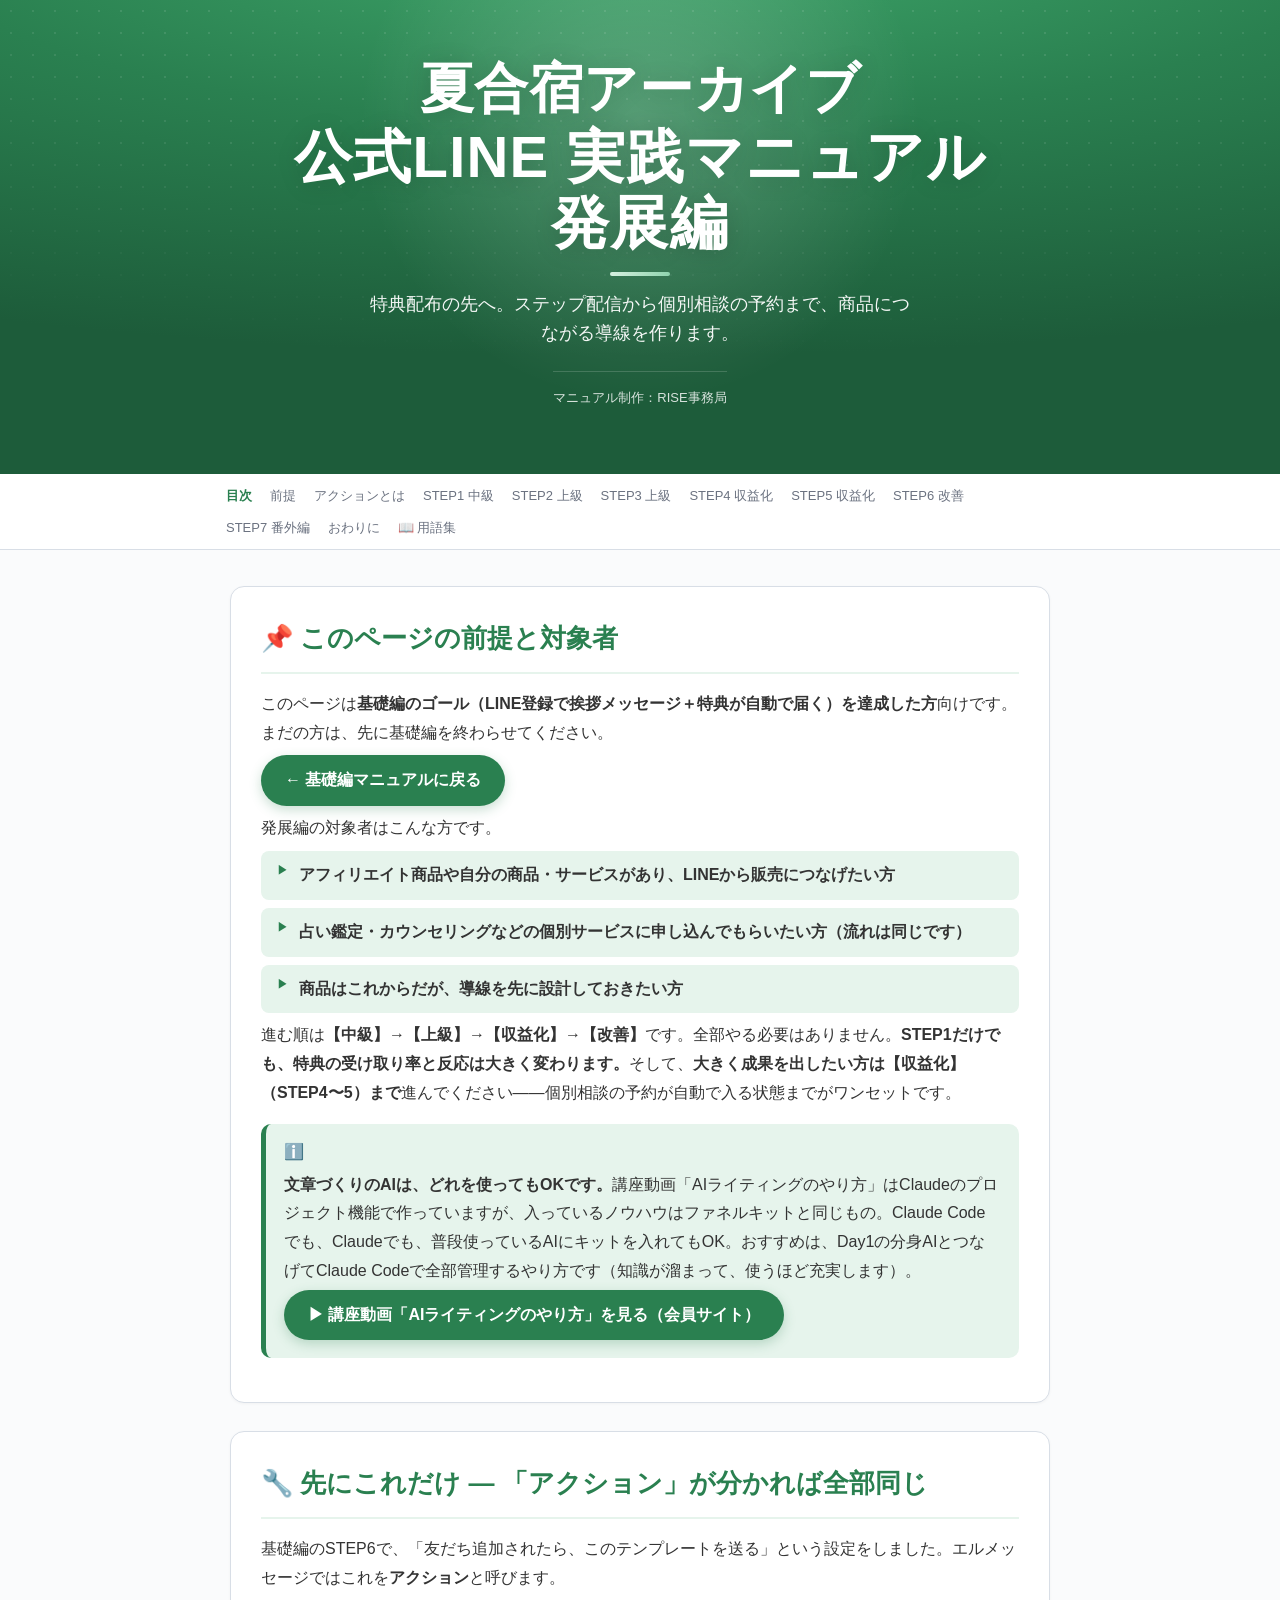
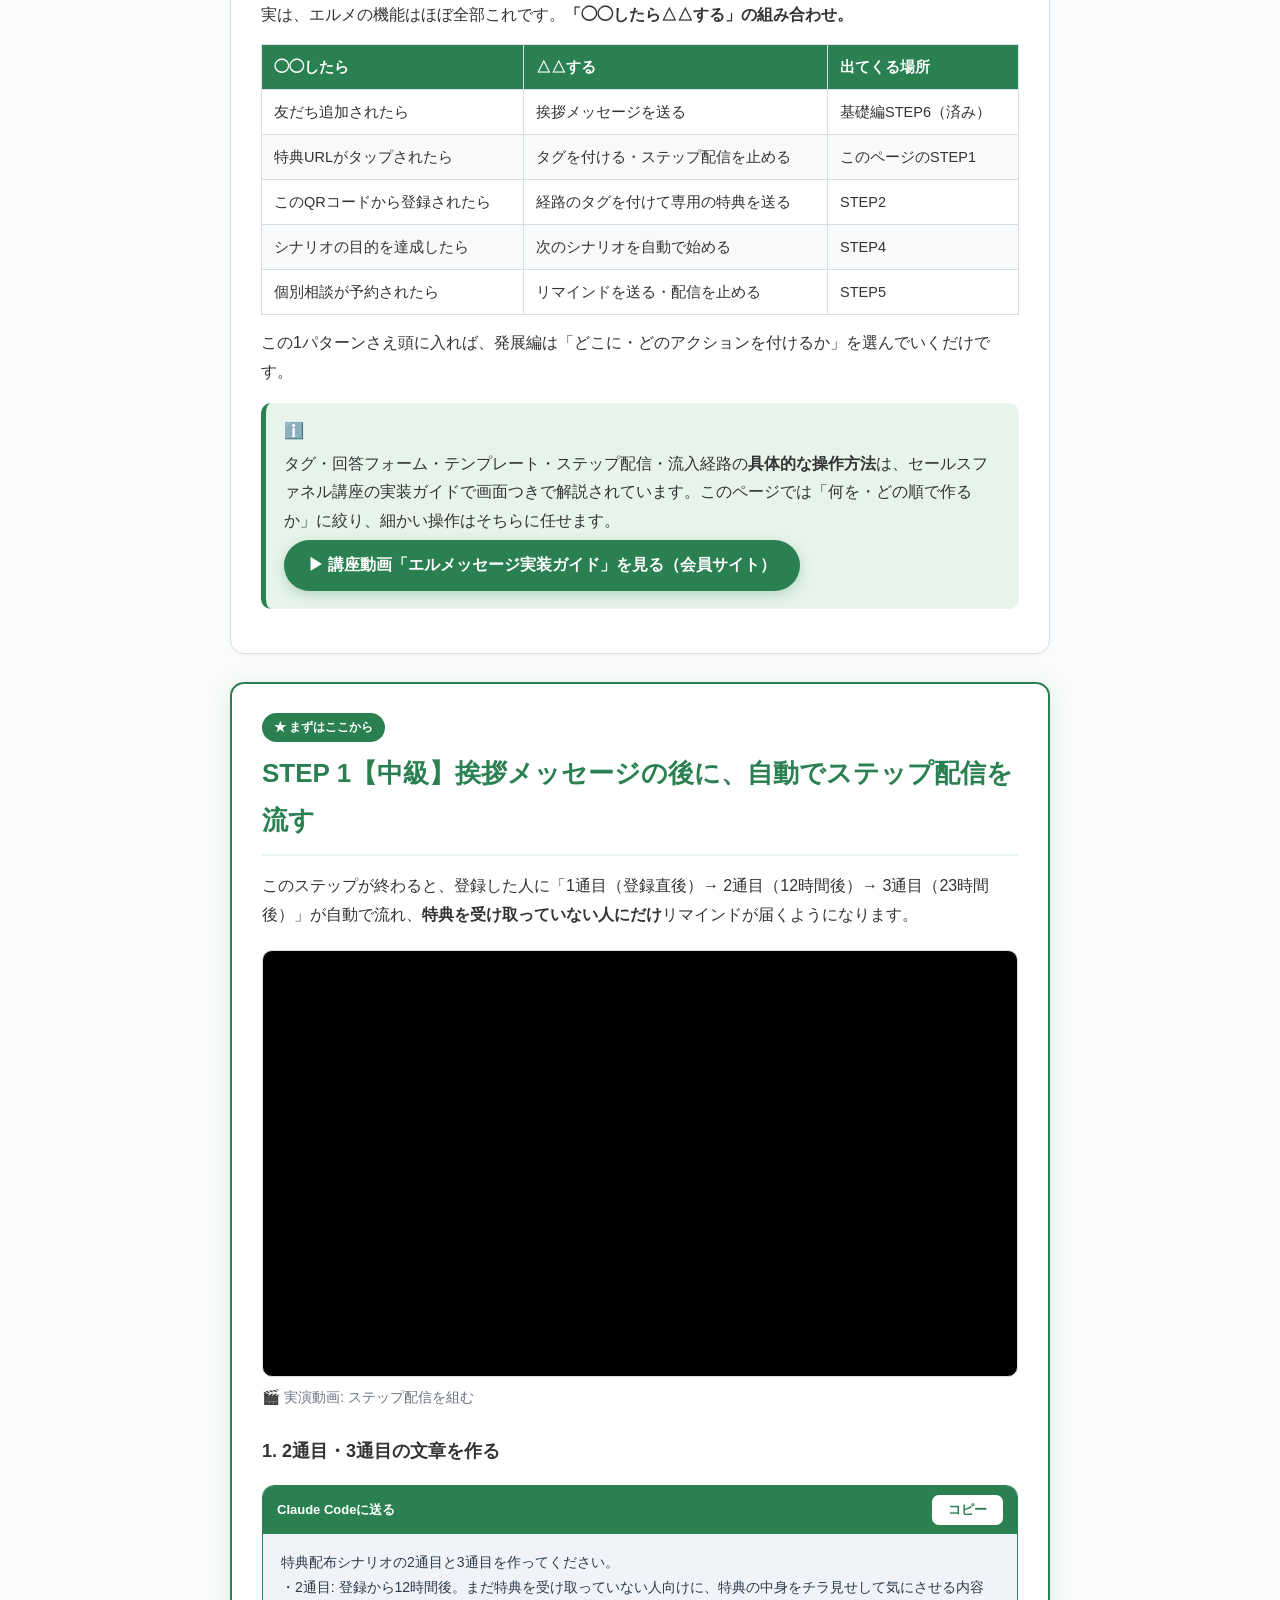
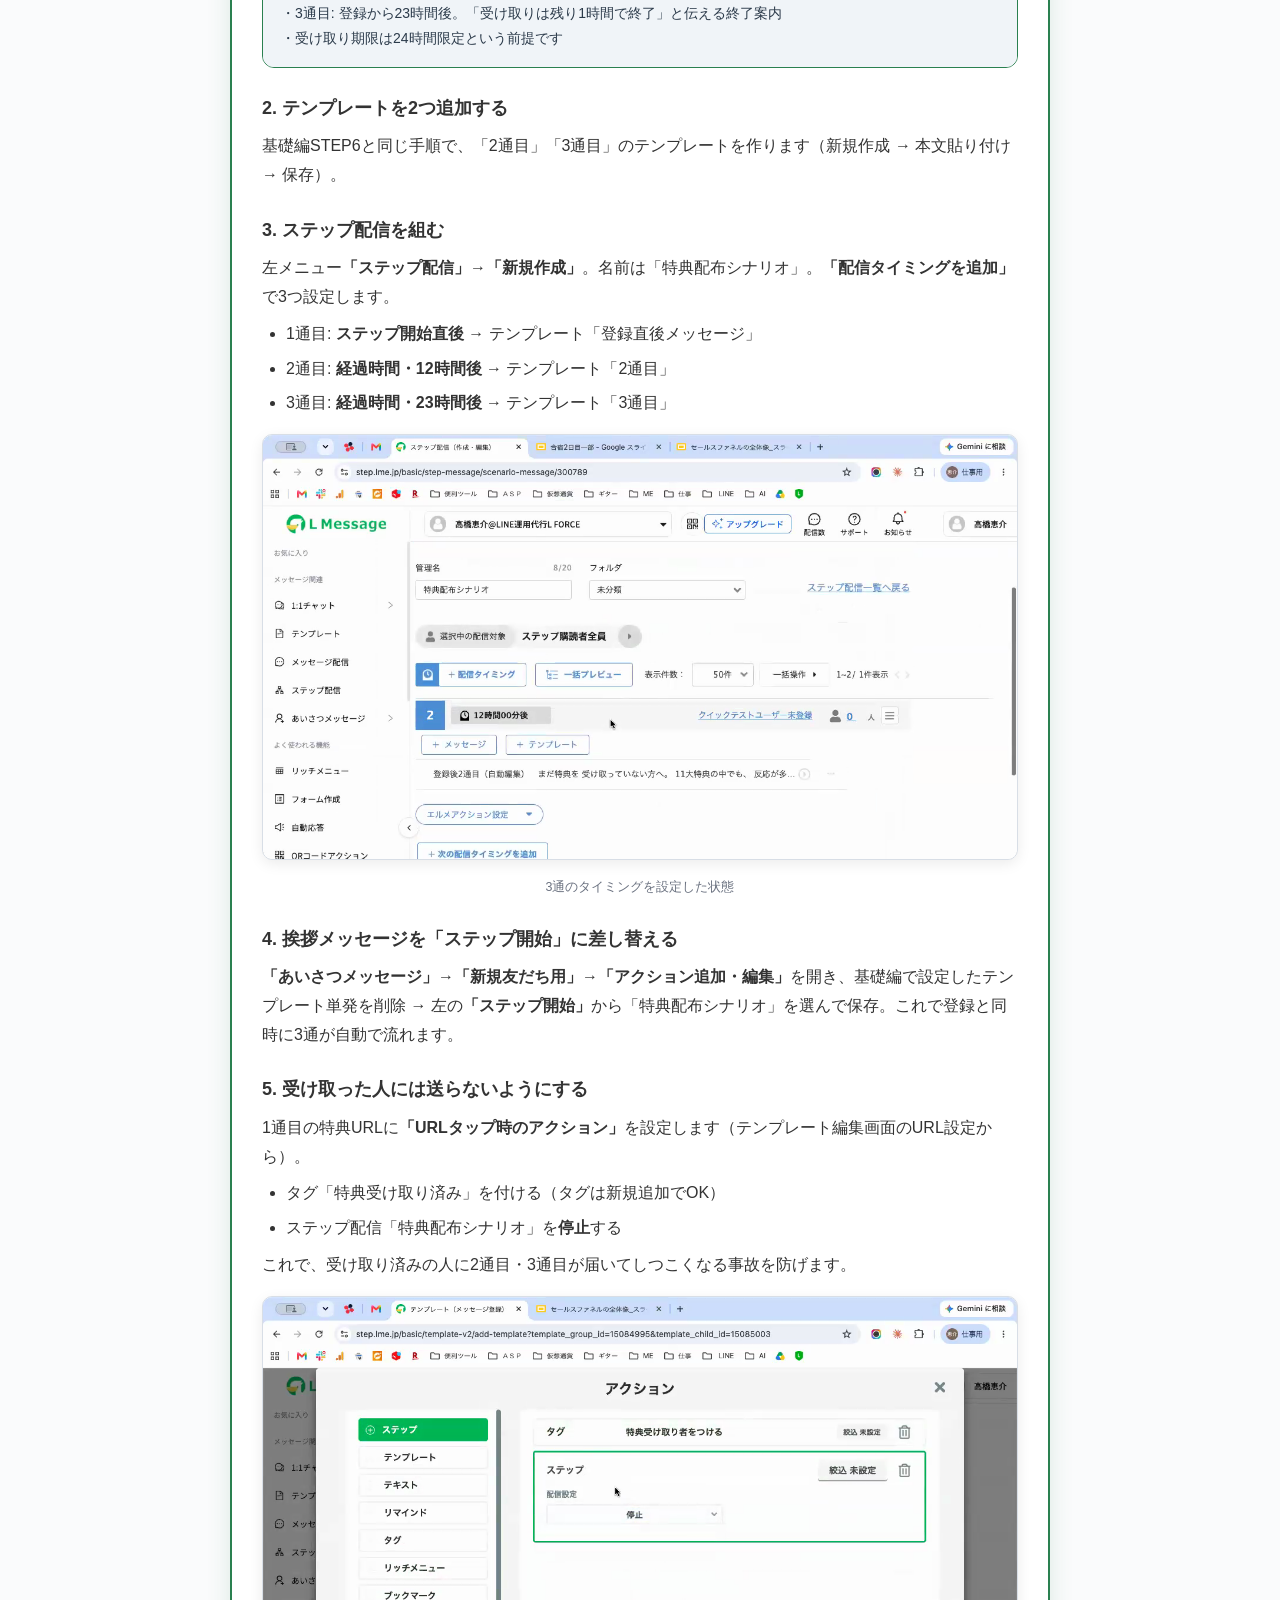
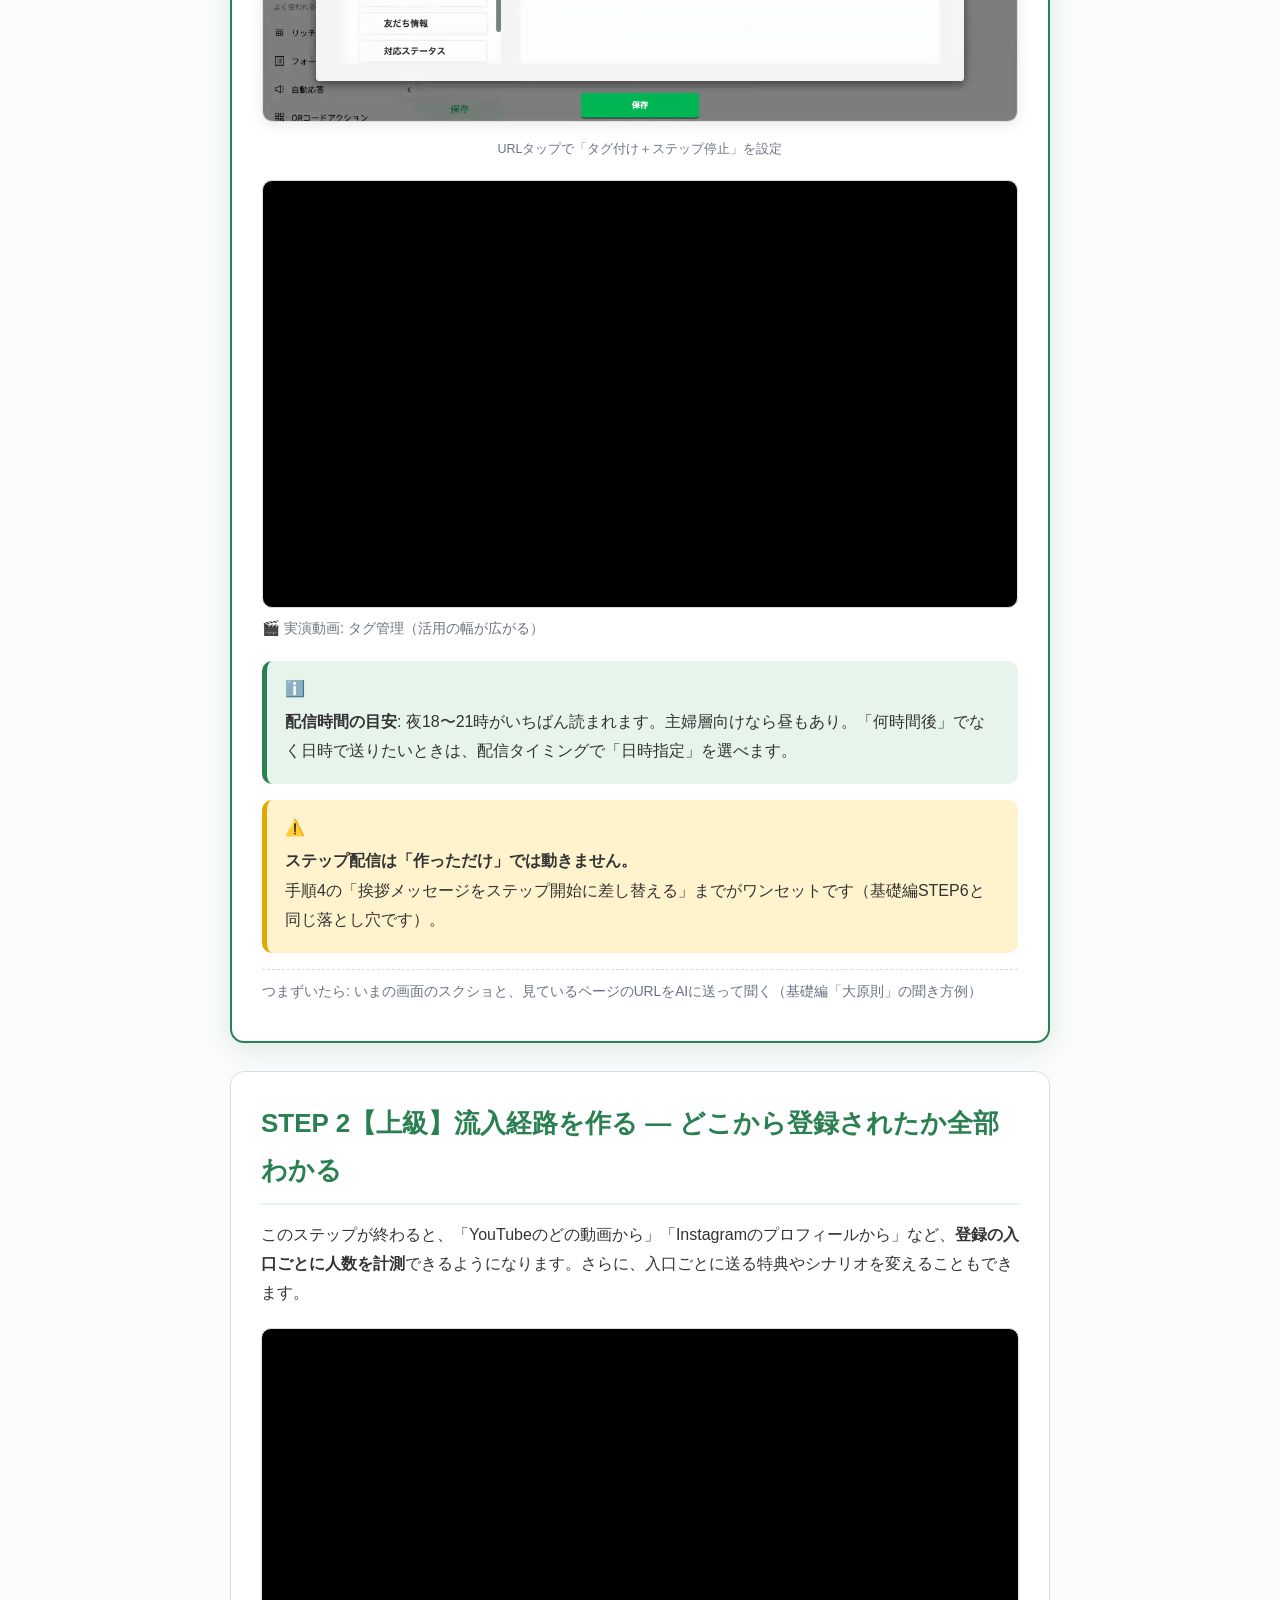
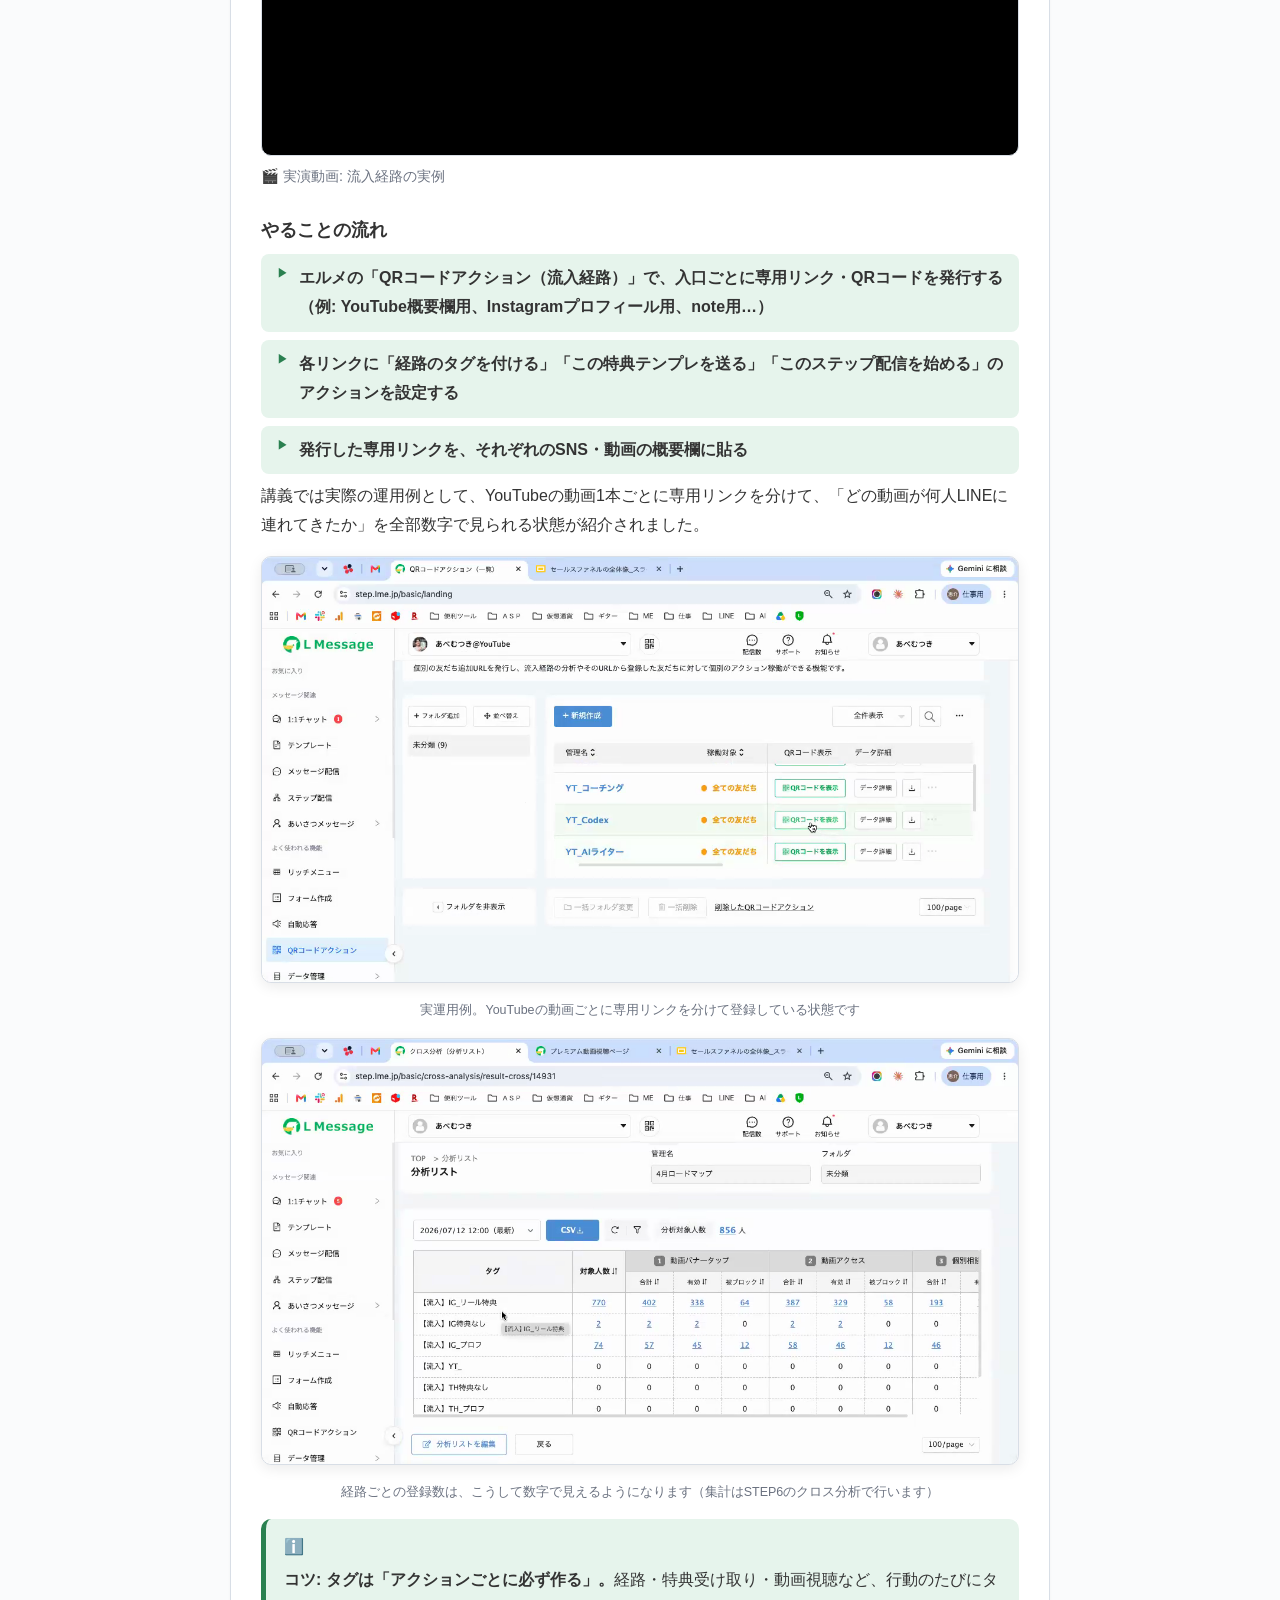
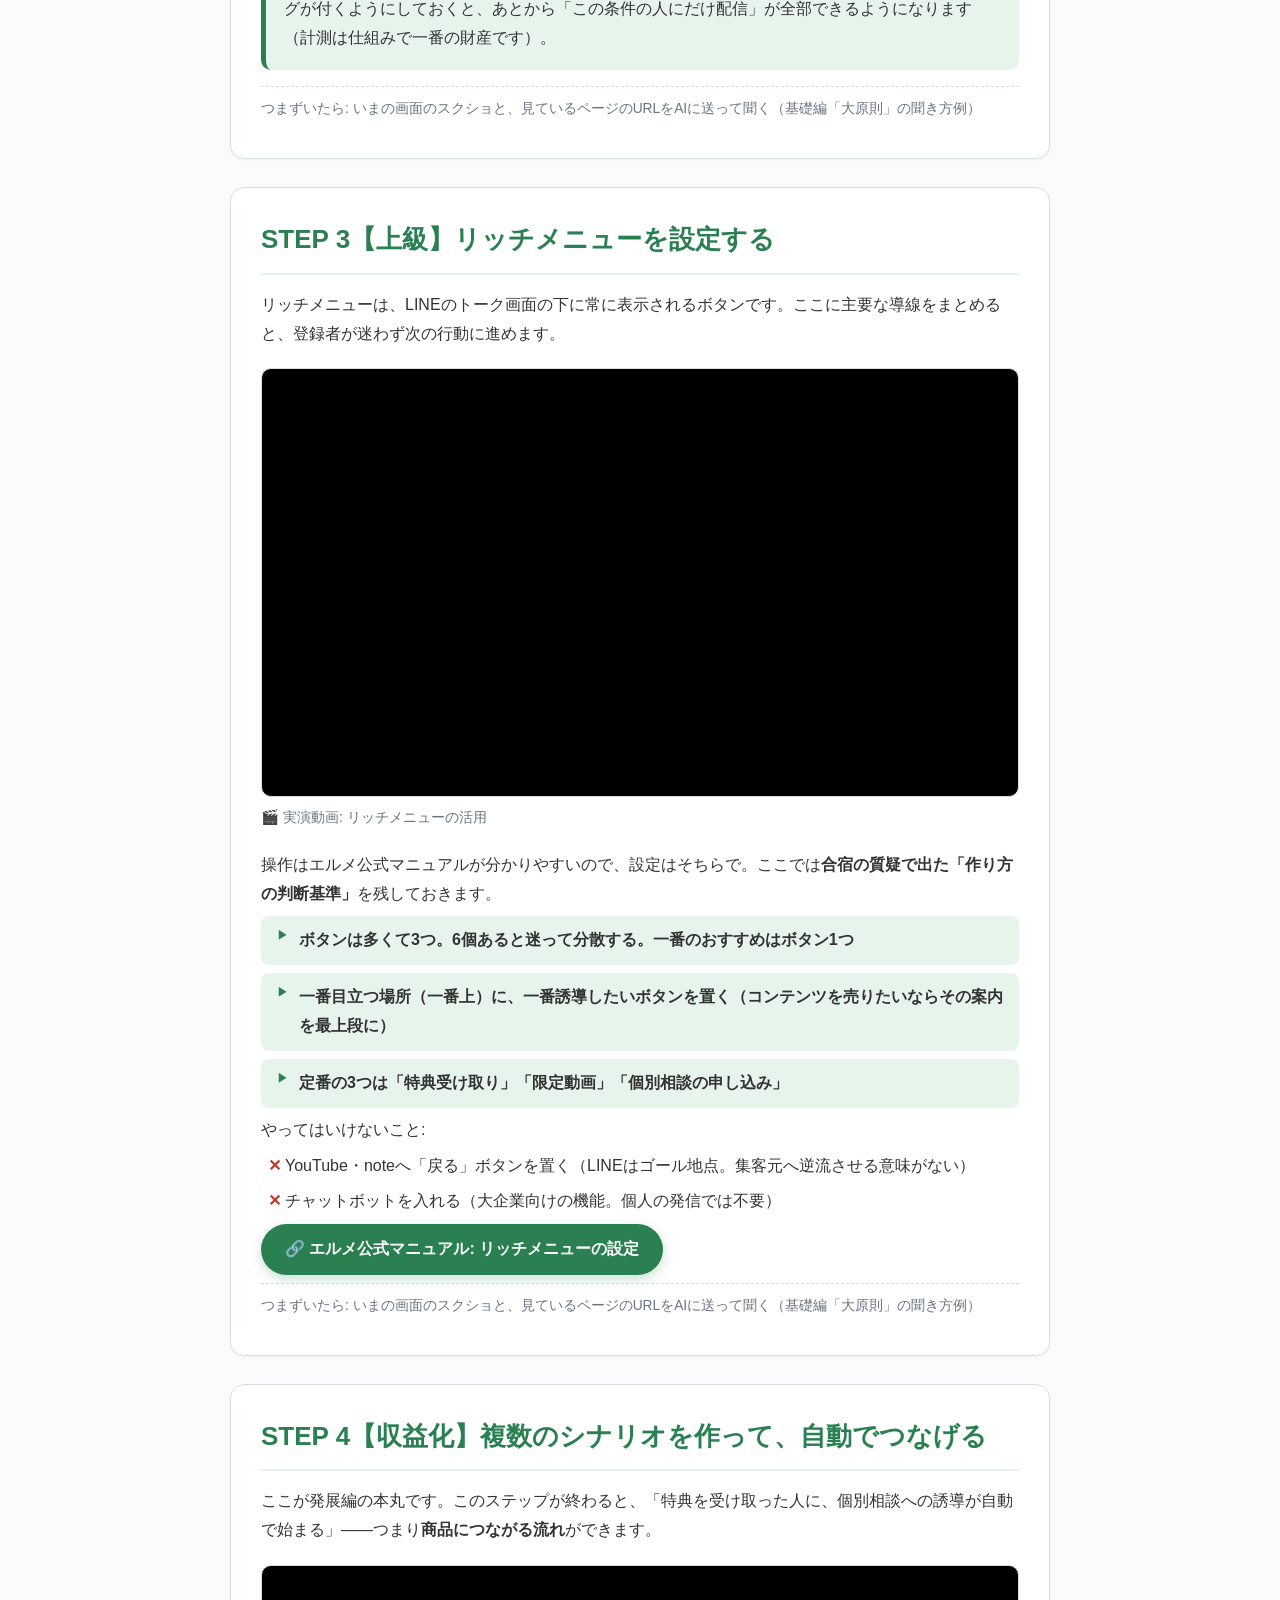
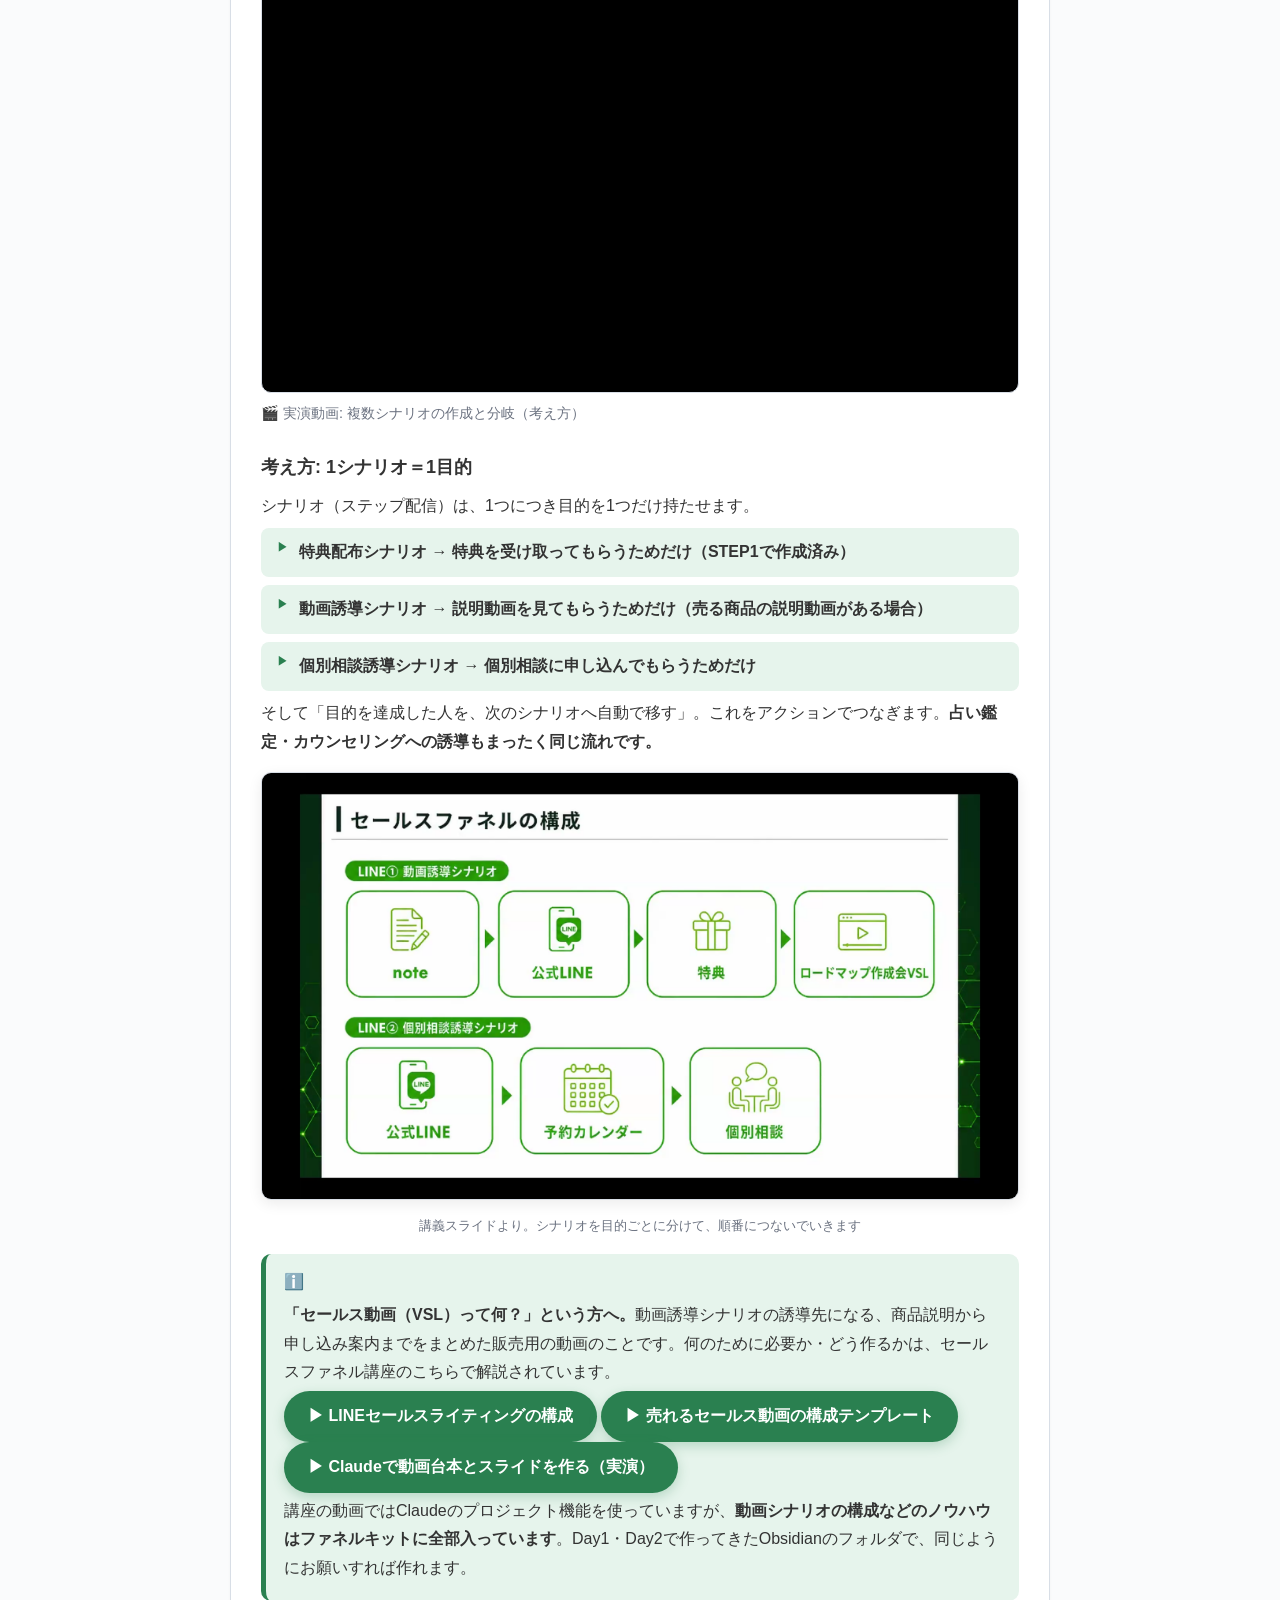
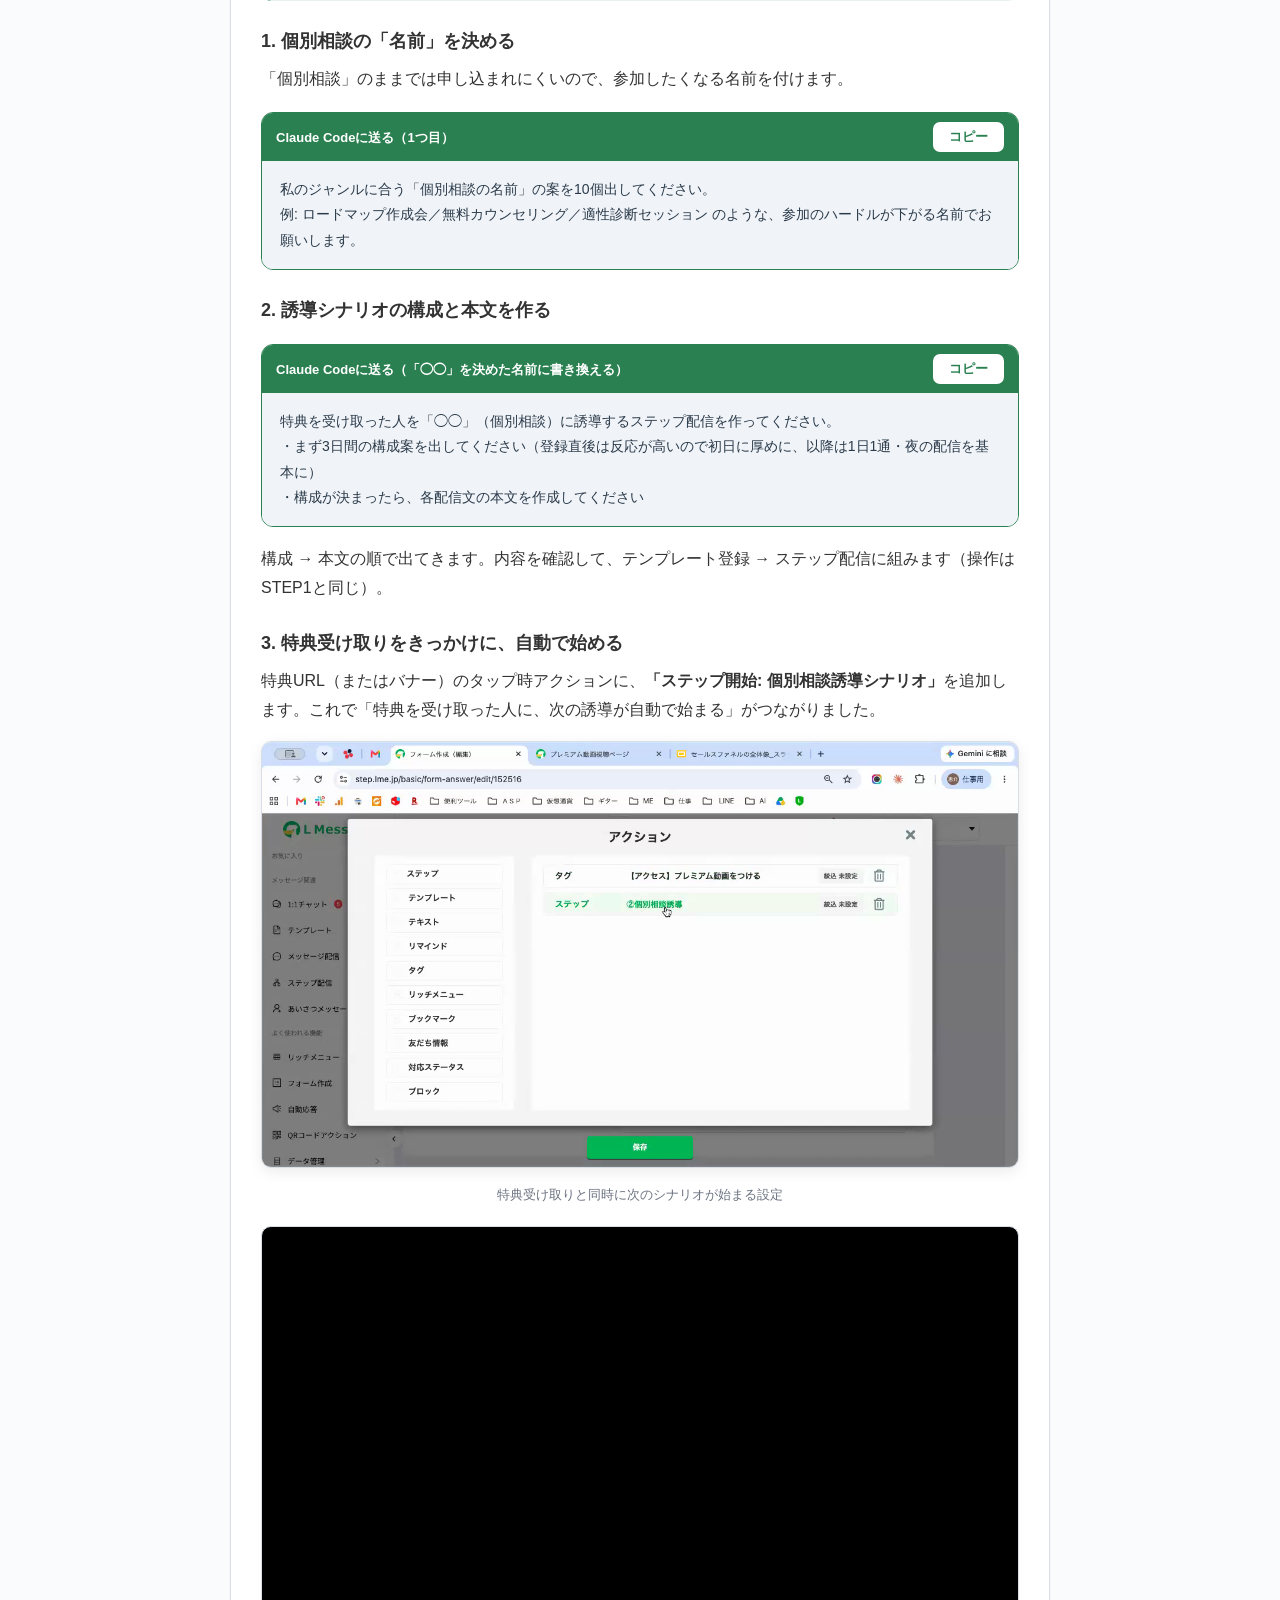
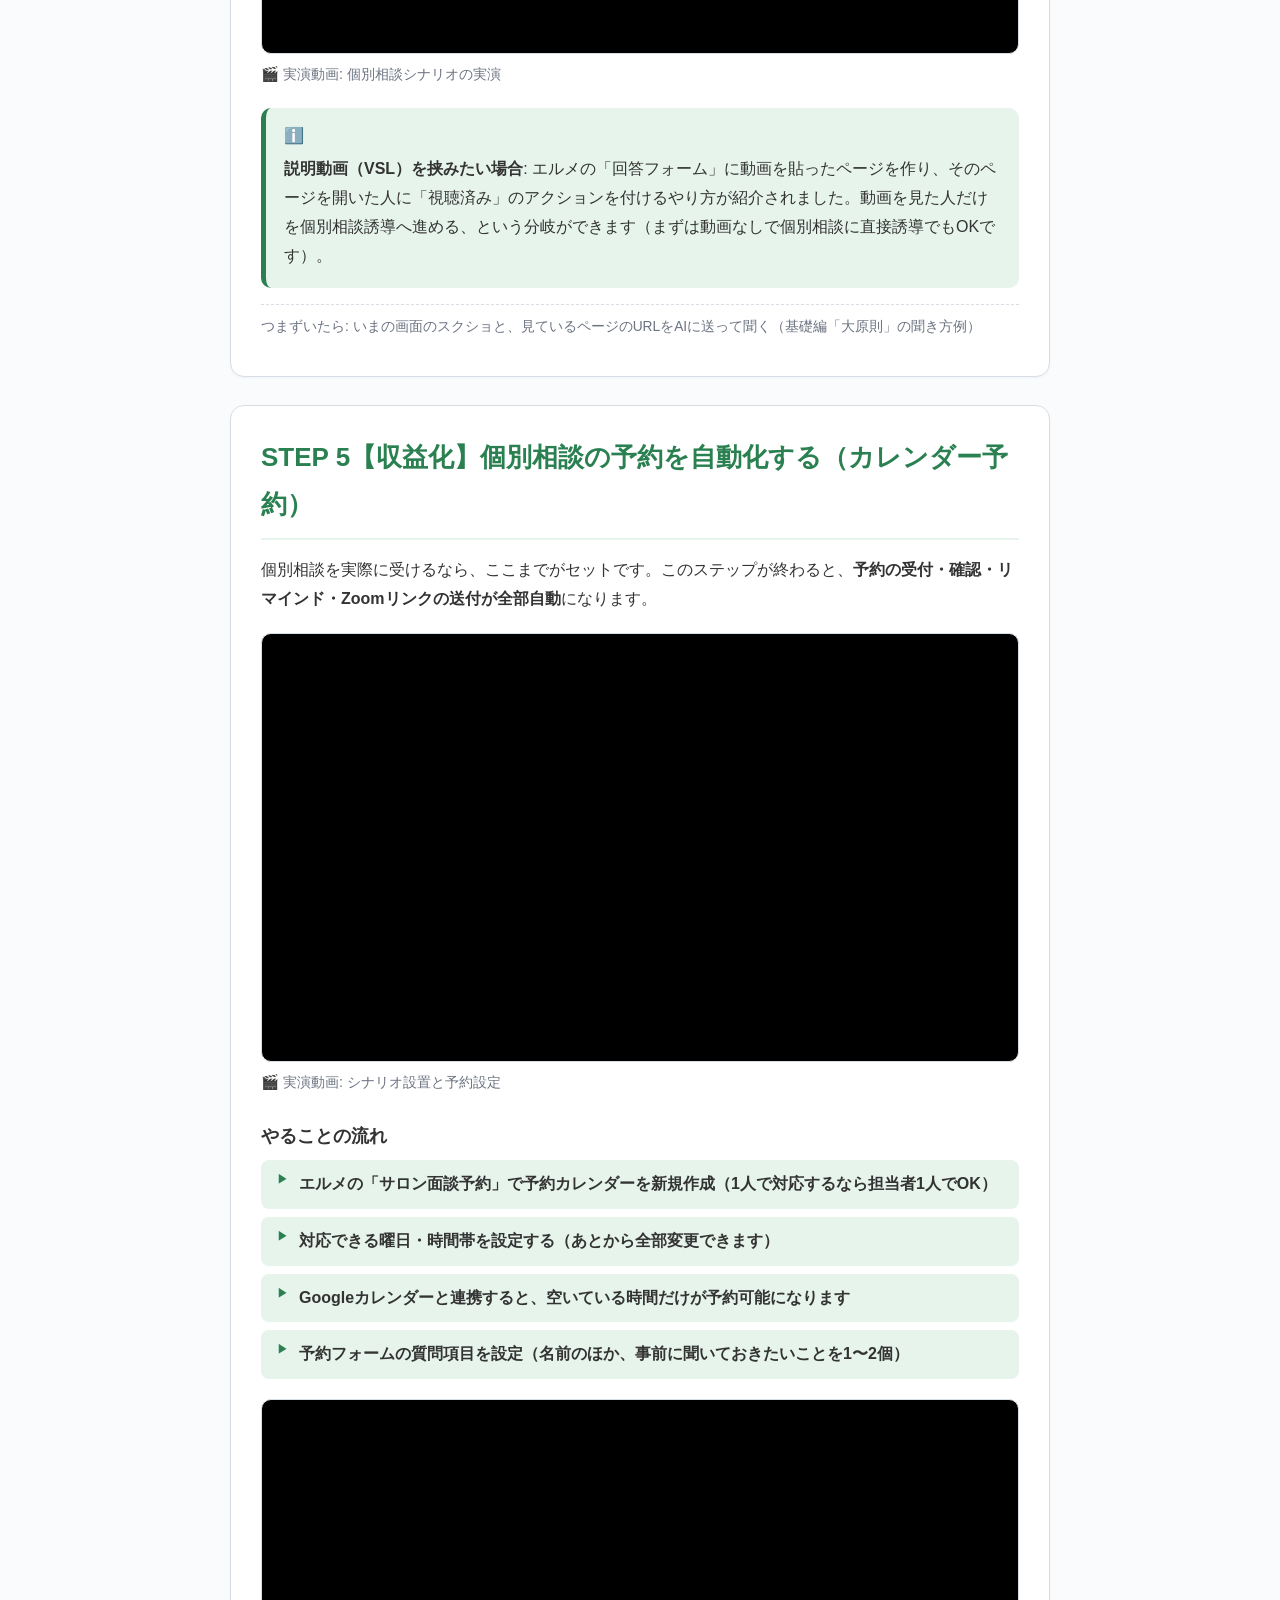
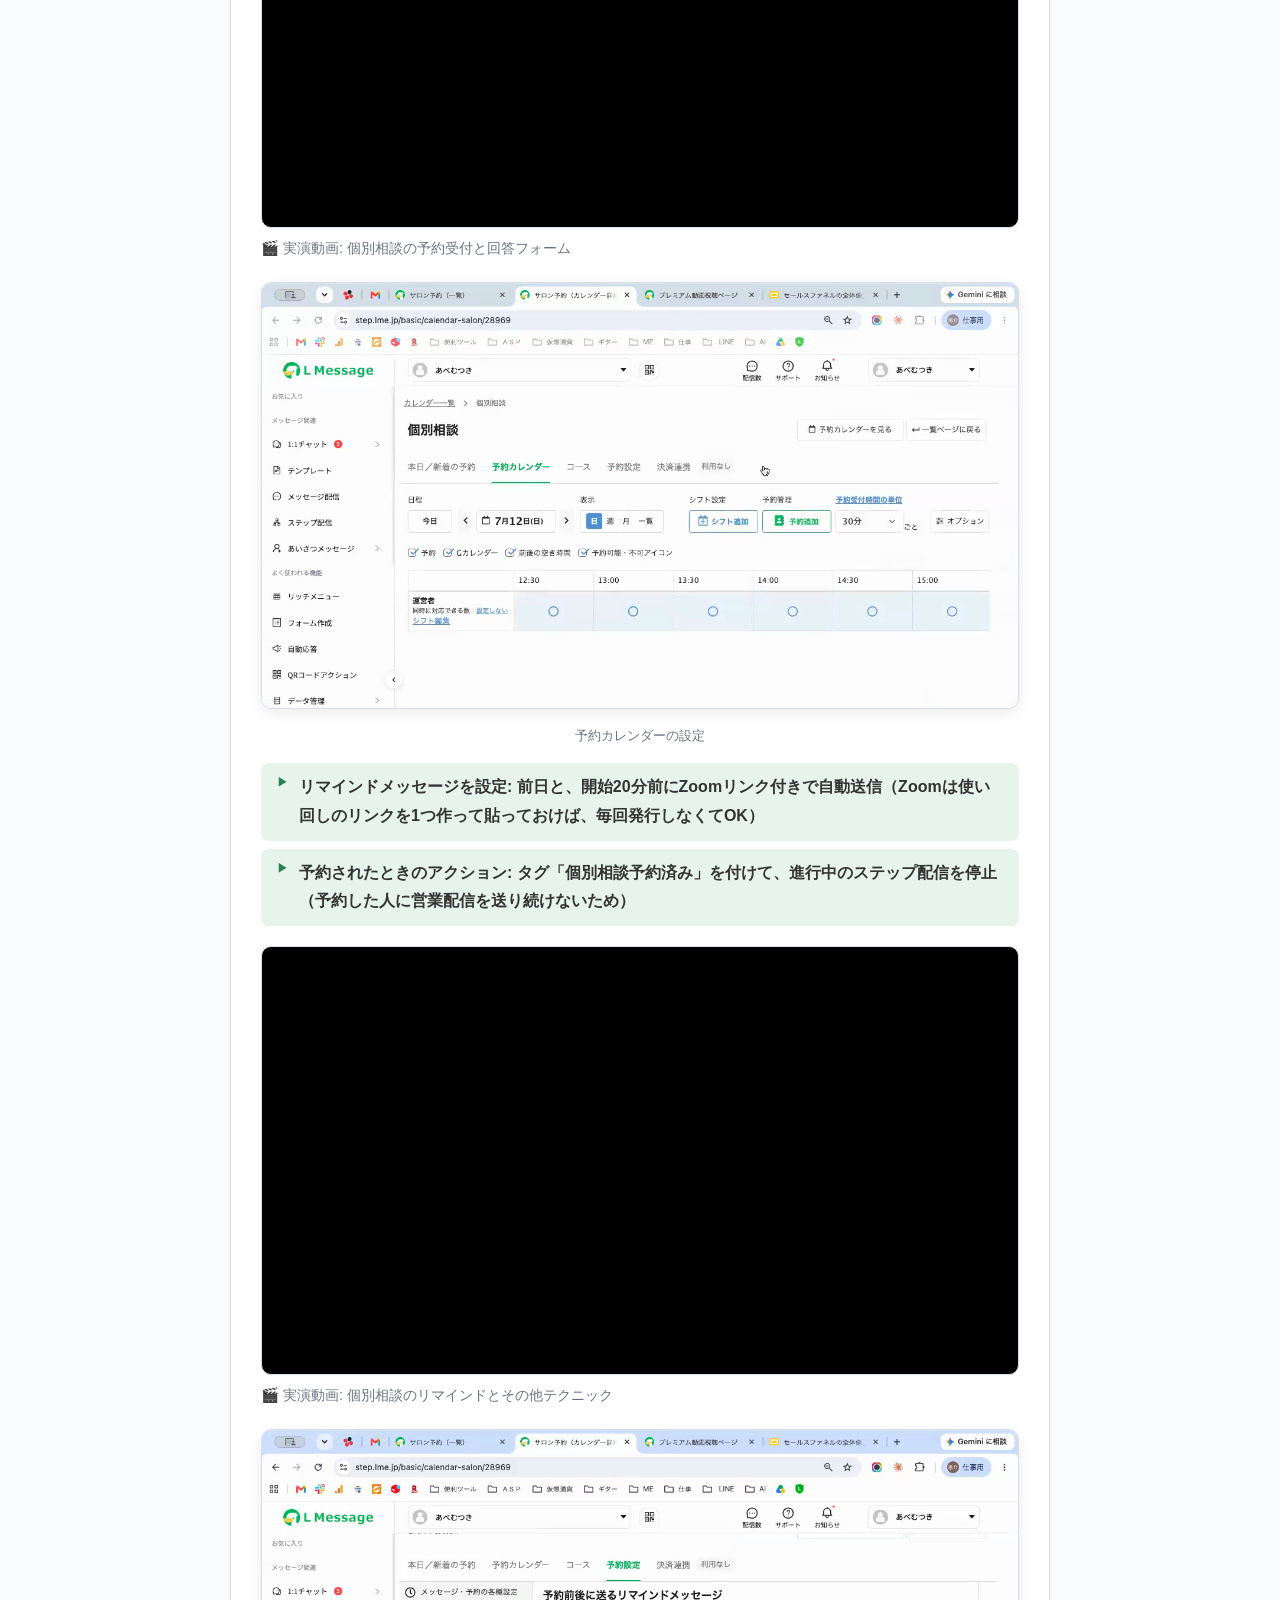
<file: advanced.html>
<!doctype html>
<html lang="ja">
  <head>
    <meta charset="UTF-8" />
    <!-- 検索エンジンに載せない（講座生限定配布用。一般公開したい場合はこの行を削除） -->
    <meta name="robots" content="noindex, nofollow" />
    <!-- セキュリティ設定（外部スクリプト等を遮断。基本このまま） -->
    <meta http-equiv="Content-Security-Policy" content="default-src 'self'; script-src 'self'; style-src 'self'; img-src 'self' data:; connect-src 'none'; object-src 'none'; base-uri 'none'; form-action 'none'; frame-ancestors 'none'; frame-src https://www.loom.com" />
    <meta name="viewport" content="width=device-width, initial-scale=1.0" />
    <title>公式LINE 実践マニュアル（発展編）｜RISE夏合宿アーカイブ</title>
    <link rel="stylesheet" href="styles.css" />
  </head>
  <body>
    <!-- ===== ヒーロー ===== -->
    <header class="hero">
      <div class="hero-inner">
        <p class="eyebrow">夏合宿アーカイブ</p>
        <h1>公式LINE 実践マニュアル<br />発展編</h1>
        <p class="subtitle">特典配布の先へ。ステップ配信から個別相談の予約まで、商品につながる導線を作ります。</p>
        <p class="author">マニュアル制作：RISE事務局</p>
      </div>
    </header>

    <!-- ===== 目次 ===== -->
    <nav class="toc" aria-label="目次">
      <div class="toc-inner">
        <span class="toc-title">目次</span>
        <a href="#about">前提</a>
        <a href="#action">アクションとは</a>
        <a href="#astep1">STEP1 中級</a>
        <a href="#astep2">STEP2 上級</a>
        <a href="#astep3">STEP3 上級</a>
        <a href="#astep4">STEP4 収益化</a>
        <a href="#astep5">STEP5 収益化</a>
        <a href="#astep6">STEP6 改善</a>
        <a href="#astep7">STEP7 番外編</a>
        <a href="#exit">おわりに</a>
        <a href="glossary.html">📖 用語集</a>
      </div>
    </nav>

    <main class="content">
      <!-- ===== 前提 ===== -->
      <section id="about" class="block">
        <h2>📌 このページの前提と対象者</h2>
        <p>このページは<strong>基礎編のゴール（LINE登録で挨拶メッセージ＋特典が自動で届く）を達成した方</strong>向けです。まだの方は、先に基礎編を終わらせてください。</p>
        <p><a class="btn-link" href="index.html">← 基礎編マニュアルに戻る</a></p>
        <p>発展編の対象者はこんな方です。</p>
        <ul class="menu">
          <li>アフィリエイト商品や自分の商品・サービスがあり、LINEから販売につなげたい方</li>
          <li>占い鑑定・カウンセリングなどの個別サービスに申し込んでもらいたい方（流れは同じです）</li>
          <li>商品はこれからだが、導線を先に設計しておきたい方</li>
        </ul>
        <p>進む順は<strong>【中級】→【上級】→【収益化】→【改善】</strong>です。全部やる必要はありません。<strong>STEP1だけでも、特典の受け取り率と反応は大きく変わります。</strong>そして、<strong>大きく成果を出したい方は【収益化】（STEP4〜5）まで</strong>進んでください——個別相談の予約が自動で入る状態までがワンセットです。</p>
        <div class="callout info">
          <p><strong>文章づくりのAIは、どれを使ってもOKです。</strong>講座動画「AIライティングのやり方」はClaudeのプロジェクト機能で作っていますが、入っているノウハウはファネルキットと同じもの。Claude Codeでも、Claudeでも、普段使っているAIにキットを入れてもOK。おすすめは、Day1の分身AIとつなげてClaude Codeで全部管理するやり方です（知識が溜まって、使うほど充実します）。</p>
          <p><a class="btn-link" href="https://utage-system.com/members/zT66X07UciKh/course/IW6wPLM8NbPg/lesson/7RqHCBP4jcJ7" target="_blank" rel="noopener noreferrer">▶ 講座動画「AIライティングのやり方」を見る（会員サイト）</a></p>
        </div>
      </section>

      <!-- ===== アクション管理 ===== -->
      <section id="action" class="block">
        <h2>🔧 先にこれだけ — 「アクション」が分かれば全部同じ</h2>
        <p>基礎編のSTEP6で、「友だち追加されたら、このテンプレートを送る」という設定をしました。エルメッセージではこれを<strong>アクション</strong>と呼びます。</p>
        <p>実は、エルメの機能はほぼ全部これです。<strong>「◯◯したら△△する」の組み合わせ。</strong></p>
        <div class="table-wrap">
          <table>
            <thead><tr><th>◯◯したら</th><th>△△する</th><th>出てくる場所</th></tr></thead>
            <tbody>
              <tr><td>友だち追加されたら</td><td>挨拶メッセージを送る</td><td>基礎編STEP6（済み）</td></tr>
              <tr><td>特典URLがタップされたら</td><td>タグを付ける・ステップ配信を止める</td><td>このページのSTEP1</td></tr>
              <tr><td>このQRコードから登録されたら</td><td>経路のタグを付けて専用の特典を送る</td><td>STEP2</td></tr>
              <tr><td>シナリオの目的を達成したら</td><td>次のシナリオを自動で始める</td><td>STEP4</td></tr>
              <tr><td>個別相談が予約されたら</td><td>リマインドを送る・配信を止める</td><td>STEP5</td></tr>
            </tbody>
          </table>
        </div>
        <p>この1パターンさえ頭に入れば、発展編は「どこに・どのアクションを付けるか」を選んでいくだけです。</p>
        <div class="callout info">
          <p>タグ・回答フォーム・テンプレート・ステップ配信・流入経路の<strong>具体的な操作方法</strong>は、セールスファネル講座の実装ガイドで画面つきで解説されています。このページでは「何を・どの順で作るか」に絞り、細かい操作はそちらに任せます。</p>
          <p><a class="btn-link" href="https://utage-system.com/members/zT66X07UciKh/course/IW6wPLM8NbPg/lesson/aIqvTYijeAed" target="_blank" rel="noopener noreferrer">▶ 講座動画「エルメッセージ実装ガイド」を見る（会員サイト）</a></p>
        </div>
      </section>

      <!-- ===== STEP1 中級（最初にやる） ===== -->
      <section id="astep1" class="block highlight">
        <span class="badge">★ まずはここから</span>
        <h2>STEP 1【中級】挨拶メッセージの後に、自動でステップ配信を流す</h2>
        <p>このステップが終わると、登録した人に「1通目（登録直後）→ 2通目（12時間後）→ 3通目（23時間後）」が自動で流れ、<strong>特典を受け取っていない人にだけ</strong>リマインドが届くようになります。</p>
        <figure class="video-embed">
          <div class="video-frame"><iframe src="https://www.loom.com/embed/98c8bd9a03164540832746af63f18927" title="実演動画: ステップ配信を組む" allowfullscreen loading="lazy"></iframe></div>
          <figcaption>🎬 実演動画: ステップ配信を組む</figcaption>
        </figure>
        <h3>1. 2通目・3通目の文章を作る</h3>
        <div class="prompt-card">
          <div class="prompt-head">
            <span>Claude Codeに送る</span>
            <button type="button" class="copy-btn" data-target="q-adv1">コピー</button>
          </div>
          <pre id="q-adv1">特典配布シナリオの2通目と3通目を作ってください。
・2通目: 登録から12時間後。まだ特典を受け取っていない人向けに、特典の中身をチラ見せして気にさせる内容
・3通目: 登録から23時間後。「受け取りは残り1時間で終了」と伝える終了案内
・受け取り期限は24時間限定という前提です</pre>
        </div>
        <h3>2. テンプレートを2つ追加する</h3>
        <p>基礎編STEP6と同じ手順で、「2通目」「3通目」のテンプレートを作ります（新規作成 → 本文貼り付け → 保存）。</p>
        <h3>3. ステップ配信を組む</h3>
        <p>左メニュー<strong>「ステップ配信」→「新規作成」</strong>。名前は「特典配布シナリオ」。<strong>「配信タイミングを追加」</strong>で3つ設定します。</p>
        <ul>
          <li>1通目: <strong>ステップ開始直後</strong> → テンプレート「登録直後メッセージ」</li>
          <li>2通目: <strong>経過時間・12時間後</strong> → テンプレート「2通目」</li>
          <li>3通目: <strong>経過時間・23時間後</strong> → テンプレート「3通目」</li>
        </ul>
        <figure class="shot"><img src="images/30-step-haishin.png" alt="ステップ配信の設定画面" /><figcaption>3通のタイミングを設定した状態</figcaption></figure>
        <h3>4. 挨拶メッセージを「ステップ開始」に差し替える</h3>
        <p><strong>「あいさつメッセージ」→「新規友だち用」→「アクション追加・編集」</strong>を開き、基礎編で設定したテンプレート単発を削除 → 左の<strong>「ステップ開始」</strong>から「特典配布シナリオ」を選んで保存。これで登録と同時に3通が自動で流れます。</p>
        <h3>5. 受け取った人には送らないようにする</h3>
        <p>1通目の特典URLに<strong>「URLタップ時のアクション」</strong>を設定します（テンプレート編集画面のURL設定から）。</p>
        <ul>
          <li>タグ「特典受け取り済み」を付ける（タグは新規追加でOK）</li>
          <li>ステップ配信「特典配布シナリオ」を<strong>停止</strong>する</li>
        </ul>
        <p>これで、受け取り済みの人に2通目・3通目が届いてしつこくなる事故を防げます。</p>
        <figure class="shot"><img src="images/31-url-action.png" alt="URLタップ時のアクション設定画面" /><figcaption>URLタップで「タグ付け＋ステップ停止」を設定</figcaption></figure>
        <figure class="video-embed">
          <div class="video-frame"><iframe src="https://www.loom.com/embed/03bafb2c824c4c5cbbc24ff78e95996c" title="実演動画: タグ管理（活用の幅が広がる）" allowfullscreen loading="lazy"></iframe></div>
          <figcaption>🎬 実演動画: タグ管理（活用の幅が広がる）</figcaption>
        </figure>
        <div class="callout info">
          <p><strong>配信時間の目安</strong>: 夜18〜21時がいちばん読まれます。主婦層向けなら昼もあり。「何時間後」でなく日時で送りたいときは、配信タイミングで「日時指定」を選べます。</p>
        </div>
        <div class="callout warn">
          <p><strong>ステップ配信は「作っただけ」では動きません。</strong>手順4の「挨拶メッセージをステップ開始に差し替える」までがワンセットです（基礎編STEP6と同じ落とし穴です）。</p>
        </div>
        <p class="help-line">つまずいたら: いまの画面のスクショと、見ているページのURLをAIに送って聞く（基礎編「大原則」の聞き方例）</p>
      </section>

      <!-- ===== STEP2 上級 流入経路 ===== -->
      <section id="astep2" class="block">
        <h2>STEP 2【上級】流入経路を作る — どこから登録されたか全部わかる</h2>
        <p>このステップが終わると、「YouTubeのどの動画から」「Instagramのプロフィールから」など、<strong>登録の入口ごとに人数を計測</strong>できるようになります。さらに、入口ごとに送る特典やシナリオを変えることもできます。</p>
        <figure class="video-embed">
          <div class="video-frame"><iframe src="https://www.loom.com/embed/07a693c234ca4cf5bb5c621f9155e6bc" title="実演動画: 流入経路の実例" allowfullscreen loading="lazy"></iframe></div>
          <figcaption>🎬 実演動画: 流入経路の実例</figcaption>
        </figure>
        <h3>やることの流れ</h3>
        <ul class="menu">
          <li>エルメの<strong>「QRコードアクション（流入経路）」</strong>で、入口ごとに専用リンク・QRコードを発行する（例: YouTube概要欄用、Instagramプロフィール用、note用…）</li>
          <li>各リンクに「経路のタグを付ける」「この特典テンプレを送る」「このステップ配信を始める」のアクションを設定する</li>
          <li>発行した専用リンクを、それぞれのSNS・動画の概要欄に貼る</li>
        </ul>
        <p>講義では実際の運用例として、YouTubeの動画1本ごとに専用リンクを分けて、「どの動画が何人LINEに連れてきたか」を全部数字で見られる状態が紹介されました。</p>
        <figure class="shot"><img src="images/32-qr-action.png" alt="動画ごとに専用リンクを分けたQRコードアクションの一覧画面" /><figcaption>実運用例。YouTubeの動画ごとに専用リンクを分けて登録している状態です</figcaption></figure>
        <figure class="shot"><img src="images/32b-route-numbers.png" alt="クロス分析で経路ごとの登録数と成果が数字で見える画面" /><figcaption>経路ごとの登録数は、こうして数字で見えるようになります（集計はSTEP6のクロス分析で行います）</figcaption></figure>
        <div class="callout info">
          <p><strong>コツ: タグは「アクションごとに必ず作る」。</strong>経路・特典受け取り・動画視聴など、行動のたびにタグが付くようにしておくと、あとから「この条件の人にだけ配信」が全部できるようになります（計測は仕組みで一番の財産です）。</p>
        </div>
        <p class="help-line">つまずいたら: いまの画面のスクショと、見ているページのURLをAIに送って聞く（基礎編「大原則」の聞き方例）</p>
      </section>

      <!-- ===== STEP3 上級 リッチメニュー ===== -->
      <section id="astep3" class="block">
        <h2>STEP 3【上級】リッチメニューを設定する</h2>
        <p>リッチメニューは、LINEのトーク画面の下に常に表示されるボタンです。ここに主要な導線をまとめると、登録者が迷わず次の行動に進めます。</p>
        <figure class="video-embed">
          <div class="video-frame"><iframe src="https://www.loom.com/embed/6ff2186d68fd46888054fd295add691b" title="実演動画: リッチメニューの活用" allowfullscreen loading="lazy"></iframe></div>
          <figcaption>🎬 実演動画: リッチメニューの活用</figcaption>
        </figure>
        <p>操作はエルメ公式マニュアルが分かりやすいので、設定はそちらで。ここでは<strong>合宿の質疑で出た「作り方の判断基準」</strong>を残しておきます。</p>
        <ul class="menu">
          <li>ボタンは<strong>多くて3つ</strong>。6個あると迷って分散する。一番のおすすめはボタン1つ</li>
          <li><strong>一番目立つ場所（一番上）に、一番誘導したいボタン</strong>を置く（コンテンツを売りたいならその案内を最上段に）</li>
          <li>定番の3つは「特典受け取り」「限定動画」「個別相談の申し込み」</li>
        </ul>
        <p>やってはいけないこと:</p>
        <ul class="avoid">
          <li>YouTube・noteへ「戻る」ボタンを置く（LINEはゴール地点。集客元へ逆流させる意味がない）</li>
          <li>チャットボットを入れる（大企業向けの機能。個人の発信では不要）</li>
        </ul>
        <p><a class="btn-link" href="https://lme.jp/manual/category/customer_service/rich_menu/" target="_blank" rel="noopener noreferrer">🔗 エルメ公式マニュアル: リッチメニューの設定</a></p>
        <p class="help-line">つまずいたら: いまの画面のスクショと、見ているページのURLをAIに送って聞く（基礎編「大原則」の聞き方例）</p>
      </section>

      <!-- ===== STEP4 収益化 シナリオ分岐 ===== -->
      <section id="astep4" class="block">
        <h2>STEP 4【収益化】複数のシナリオを作って、自動でつなげる</h2>
        <p>ここが発展編の本丸です。このステップが終わると、「特典を受け取った人に、個別相談への誘導が自動で始まる」——つまり<strong>商品につながる流れ</strong>ができます。</p>
        <figure class="video-embed">
          <div class="video-frame"><iframe src="https://www.loom.com/embed/4d52410c802c454b892438fa1437dcb6" title="実演動画: 複数シナリオの作成と分岐（考え方）" allowfullscreen loading="lazy"></iframe></div>
          <figcaption>🎬 実演動画: 複数シナリオの作成と分岐（考え方）</figcaption>
        </figure>
        <h3>考え方: 1シナリオ＝1目的</h3>
        <p>シナリオ（ステップ配信）は、1つにつき目的を1つだけ持たせます。</p>
        <ul class="menu">
          <li>特典配布シナリオ → 特典を受け取ってもらうためだけ（STEP1で作成済み）</li>
          <li>動画誘導シナリオ → 説明動画を見てもらうためだけ（売る商品の説明動画がある場合）</li>
          <li>個別相談誘導シナリオ → 個別相談に申し込んでもらうためだけ</li>
        </ul>
        <p>そして「目的を達成した人を、次のシナリオへ自動で移す」。これをアクションでつなぎます。<strong>占い鑑定・カウンセリングへの誘導もまったく同じ流れです。</strong></p>
        <figure class="shot"><img src="images/04-funnel-kouzou.png" alt="セールスファネルの構成: 動画誘導シナリオと個別相談誘導シナリオ" /><figcaption>講義スライドより。シナリオを目的ごとに分けて、順番につないでいきます</figcaption></figure>
        <div class="callout info">
          <p><strong>「セールス動画（VSL）って何？」という方へ。</strong>動画誘導シナリオの誘導先になる、商品説明から申し込み案内までをまとめた販売用の動画のことです。何のために必要か・どう作るかは、セールスファネル講座のこちらで解説されています。</p>
          <p>
            <a class="btn-link" href="https://utage-system.com/members/zT66X07UciKh/course/IW6wPLM8NbPg/lesson/8iSFXQBvLsRL" target="_blank" rel="noopener noreferrer">▶ LINEセールスライティングの構成</a>
            <a class="btn-link" href="https://utage-system.com/members/zT66X07UciKh/course/IW6wPLM8NbPg/lesson/r4rDEIl47fVe" target="_blank" rel="noopener noreferrer">▶ 売れるセールス動画の構成テンプレート</a>
            <a class="btn-link" href="https://utage-system.com/members/zT66X07UciKh/course/IW6wPLM8NbPg/lesson/LKQFrLGKeSch" target="_blank" rel="noopener noreferrer">▶ Claudeで動画台本とスライドを作る（実演）</a>
          </p>
          <p>講座の動画ではClaudeのプロジェクト機能を使っていますが、<strong>動画シナリオの構成などのノウハウはファネルキットに全部入っています</strong>。Day1・Day2で作ってきたObsidianのフォルダで、同じようにお願いすれば作れます。</p>
        </div>
        <h3>1. 個別相談の「名前」を決める</h3>
        <p>「個別相談」のままでは申し込まれにくいので、参加したくなる名前を付けます。</p>
        <div class="prompt-card">
          <div class="prompt-head">
            <span>Claude Codeに送る（1つ目）</span>
            <button type="button" class="copy-btn" data-target="q-adv2">コピー</button>
          </div>
          <pre id="q-adv2">私のジャンルに合う「個別相談の名前」の案を10個出してください。
例: ロードマップ作成会／無料カウンセリング／適性診断セッション のような、参加のハードルが下がる名前でお願いします。</pre>
        </div>
        <h3>2. 誘導シナリオの構成と本文を作る</h3>
        <div class="prompt-card">
          <div class="prompt-head">
            <span>Claude Codeに送る（「◯◯」を決めた名前に書き換える）</span>
            <button type="button" class="copy-btn" data-target="q-adv3">コピー</button>
          </div>
          <pre id="q-adv3">特典を受け取った人を「◯◯」（個別相談）に誘導するステップ配信を作ってください。
・まず3日間の構成案を出してください（登録直後は反応が高いので初日に厚めに、以降は1日1通・夜の配信を基本に）
・構成が決まったら、各配信文の本文を作成してください</pre>
        </div>
        <p>構成 → 本文の順で出てきます。内容を確認して、テンプレート登録 → ステップ配信に組みます（操作はSTEP1と同じ）。</p>
        <h3>3. 特典受け取りをきっかけに、自動で始める</h3>
        <p>特典URL（またはバナー）のタップ時アクションに、<strong>「ステップ開始: 個別相談誘導シナリオ」</strong>を追加します。これで「特典を受け取った人に、次の誘導が自動で始まる」がつながりました。</p>
        <figure class="shot"><img src="images/33-scenario-bunki.png" alt="シナリオを次のシナリオにつなぐアクション設定" /><figcaption>特典受け取りと同時に次のシナリオが始まる設定</figcaption></figure>
        <figure class="video-embed">
          <div class="video-frame"><iframe src="https://www.loom.com/embed/b125ddc2afc143eca10af85ead4b46a8" title="実演動画: 個別相談シナリオの実演" allowfullscreen loading="lazy"></iframe></div>
          <figcaption>🎬 実演動画: 個別相談シナリオの実演</figcaption>
        </figure>
        <div class="callout info">
          <p><strong>説明動画（VSL）を挟みたい場合</strong>: エルメの「回答フォーム」に動画を貼ったページを作り、そのページを開いた人に「視聴済み」のアクションを付けるやり方が紹介されました。動画を見た人だけを個別相談誘導へ進める、という分岐ができます（まずは動画なしで個別相談に直接誘導でもOKです）。</p>
        </div>
        <p class="help-line">つまずいたら: いまの画面のスクショと、見ているページのURLをAIに送って聞く（基礎編「大原則」の聞き方例）</p>
      </section>

      <!-- ===== STEP5 収益化 カレンダー予約 ===== -->
      <section id="astep5" class="block">
        <h2>STEP 5【収益化】個別相談の予約を自動化する（カレンダー予約）</h2>
        <p>個別相談を実際に受けるなら、ここまでがセットです。このステップが終わると、<strong>予約の受付・確認・リマインド・Zoomリンクの送付が全部自動</strong>になります。</p>
        <figure class="video-embed">
          <div class="video-frame"><iframe src="https://www.loom.com/embed/7f15f431be974b018cb5089bcb7012bc" title="実演動画: シナリオ設置と予約設定" allowfullscreen loading="lazy"></iframe></div>
          <figcaption>🎬 実演動画: シナリオ設置と予約設定</figcaption>
        </figure>
        <h3>やることの流れ</h3>
        <ul class="menu">
          <li>エルメの<strong>「サロン面談予約」</strong>で予約カレンダーを新規作成（1人で対応するなら担当者1人でOK）</li>
          <li>対応できる曜日・時間帯を設定する（あとから全部変更できます）</li>
          <li><strong>Googleカレンダーと連携</strong>すると、空いている時間だけが予約可能になります</li>
          <li>予約フォームの質問項目を設定（名前のほか、事前に聞いておきたいことを1〜2個）</li>
        </ul>
        <figure class="video-embed">
          <div class="video-frame"><iframe src="https://www.loom.com/embed/85fb32051c72494ca56690fe1aa8cbb0" title="実演動画: 個別相談の予約受付と回答フォーム" allowfullscreen loading="lazy"></iframe></div>
          <figcaption>🎬 実演動画: 個別相談の予約受付と回答フォーム</figcaption>
        </figure>
        <figure class="shot"><img src="images/34-calendar.png" alt="サロン面談予約の設定画面" /><figcaption>予約カレンダーの設定</figcaption></figure>
        <ul class="menu">
          <li><strong>リマインドメッセージ</strong>を設定: 前日と、開始20分前にZoomリンク付きで自動送信（Zoomは使い回しのリンクを1つ作って貼っておけば、毎回発行しなくてOK）</li>
          <li>予約されたときのアクション: タグ「個別相談予約済み」を付けて、進行中のステップ配信を停止（予約した人に営業配信を送り続けないため）</li>
        </ul>
        <figure class="video-embed">
          <div class="video-frame"><iframe src="https://www.loom.com/embed/9219947743d6451a916c486536fcd37a" title="実演動画: 個別相談のリマインドとその他テクニック" allowfullscreen loading="lazy"></iframe></div>
          <figcaption>🎬 実演動画: 個別相談のリマインドとその他テクニック</figcaption>
        </figure>
        <figure class="shot"><img src="images/35-remind.png" alt="リマインドメッセージの設定画面" /><figcaption>前日＋20分前のリマインド設定。ここにZoomリンクを入れておきます</figcaption></figure>
        <div class="callout info">
          <p>リマインドを入れると「予約したのに来ない」が大きく減ります。個別相談で売上を作るなら、ここは効果に直結する設定です。</p>
        </div>
        <p class="help-line">つまずいたら: いまの画面のスクショと、見ているページのURLをAIに送って聞く（基礎編「大原則」の聞き方例）</p>
      </section>

      <!-- ===== STEP6 数字で改善 クロス分析 ===== -->
      <section id="astep6" class="block">
        <h2>STEP 6【改善】クロス分析 — 数字で見て改善する</h2>
        <p>友だちが増えてきたら、感覚ではなく数字で見ます。エルメの<strong>クロス分析</strong>を使うと、「流入経路 × 成果地点」の表が作れます。</p>
        <figure class="video-embed">
          <div class="video-frame"><iframe src="https://www.loom.com/embed/1e0bfa4e82b34492a9453d93f5ebfb4a" title="実演動画: クロス分析" allowfullscreen loading="lazy"></iframe></div>
          <figcaption>🎬 実演動画: クロス分析</figcaption>
        </figure>
        <ul class="menu">
          <li>縦軸: 流入経路（YouTubeのどの動画から・Instagramから…）</li>
          <li>横軸: 成果地点（特典受け取り・動画視聴・個別相談予約…）</li>
          <li>→「どの入口の人が、どこまで進んでいるか」が一目で分かる</li>
        </ul>
        <p>最初に一度設定すれば、あとは定期的に見るだけです。<strong>目安として、友だちが100人を超えたあたりから使い始めれば十分</strong>です。それまでは集めることに集中してください。</p>
        <p>具体的な操作と管理シートの使い方は、講座の計測パートで解説されています。</p>
        <p><a class="btn-link" href="https://utage-system.com/members/zT66X07UciKh/course/IW6wPLM8NbPg/lesson/aIqvTYijeAed" target="_blank" rel="noopener noreferrer">▶ 講座動画「エルメッセージ実装ガイド」を見る（会員サイト）</a></p>
        <p class="help-line">つまずいたら: いまの画面のスクショと、見ているページのURLをAIに送って聞く（基礎編「大原則」の聞き方例）</p>
      </section>

      <!-- ===== STEP7 番外編 診断 ===== -->
      <section id="astep7" class="block">
        <h2>STEP 7【番外編】診断コンテンツをエルメで作る</h2>
        <p>「あなたは◯◯タイプ」のような診断は、エルメの機能の組み合わせで作れます。仕組みだけ知っておくと、特典や企画の幅が広がります。</p>
        <figure class="video-embed">
          <div class="video-frame"><iframe src="https://www.loom.com/embed/18f08aabab1546b1bb68346f3b009816" title="実演動画: 診断の作り方" allowfullscreen loading="lazy"></iframe></div>
          <figcaption>🎬 実演動画: 診断の作り方</figcaption>
        </figure>
        <ul class="menu">
          <li>カルーセル（ボタン付きメッセージ）で質問を送り、選んだ回答ごとに<strong>ポイントを加算</strong>する（友だち情報にポイント項目を作る）</li>
          <li>「診断結果を見る」ボタンに<strong>絞り込み設定</strong>を付け、ポイント3以上なら結果A、2以下なら結果B…と出し分ける</li>
          <li>絞り込みを付けないと結果が全部同時に送られてしまうので注意</li>
        </ul>
        <div class="callout info">
          <p><strong>作るときのコツは「後ろの設問から作る」。</strong>2問目を作っていないと1問目から2問目につなげられないため、最後の設問 → 1つ前 → …と逆順で作ると迷いません（ゴールから逆算して作るのは、エルメ構築全体のコツでもあります）。</p>
        </div>
        <figure class="shot"><img src="images/36-shindan.png" alt="診断のポイント設定と絞り込み設定" /><figcaption>ポイント加算と結果の出し分け</figcaption></figure>
        <p class="help-line">つまずいたら: いまの画面のスクショと、見ているページのURLをAIに送って聞く（基礎編「大原則」の聞き方例）</p>
      </section>

      <!-- ===== おわりに ===== -->
      <section id="exit" class="block closing">
        <h2>🎓 おわりに — ここまで作れたあなたへ</h2>
        <p>基礎編と発展編でやってきた「特典シナリオ＋誘導シナリオ＋バナー＋予約導線」の構築は、実は<strong>そのまま仕事になるスキル</strong>です。講義では、この一式の構築代行が1件15〜20万円ほどで受注されている実例が紹介されました。自分の商品がまだない人は、人のLINE構築を手伝う側に回る道もあります。</p>
        <figure class="video-embed">
          <div class="video-frame"><iframe src="https://www.loom.com/embed/c8f5cc19e907415789b0d6dca99c43cd" title="おまけ: LINE構築代行の話" allowfullscreen loading="lazy"></iframe></div>
          <figcaption>🎬 おまけ: LINE構築代行の話</figcaption>
        </figure>
        <p>そして自分の発信では、ここから先はシンプルです。</p>
        <ul class="menu">
          <li>発信を続けて、LINEに友だちを集める（導線はもう自動で動いています）</li>
          <li>数字を見て、詰まっているところを1つずつ直す</li>
        </ul>
        <div class="closing-cta">
          <a class="btn-link" href="index.html">← 基礎編マニュアルに戻る</a>
        </div>
        <p class="closing-line">仕組みは一度作れば、あなたが寝ている間も働き続ける。</p>
      </section>
    </main>

    <footer class="site-footer">
      <p>公式LINE 実践マニュアル（発展編）｜RISE夏合宿アーカイブ</p>
      <p class="muted">RISE事務局</p>
    </footer>

    <script src="script.js"></script>
  </body>
</html>
</file>
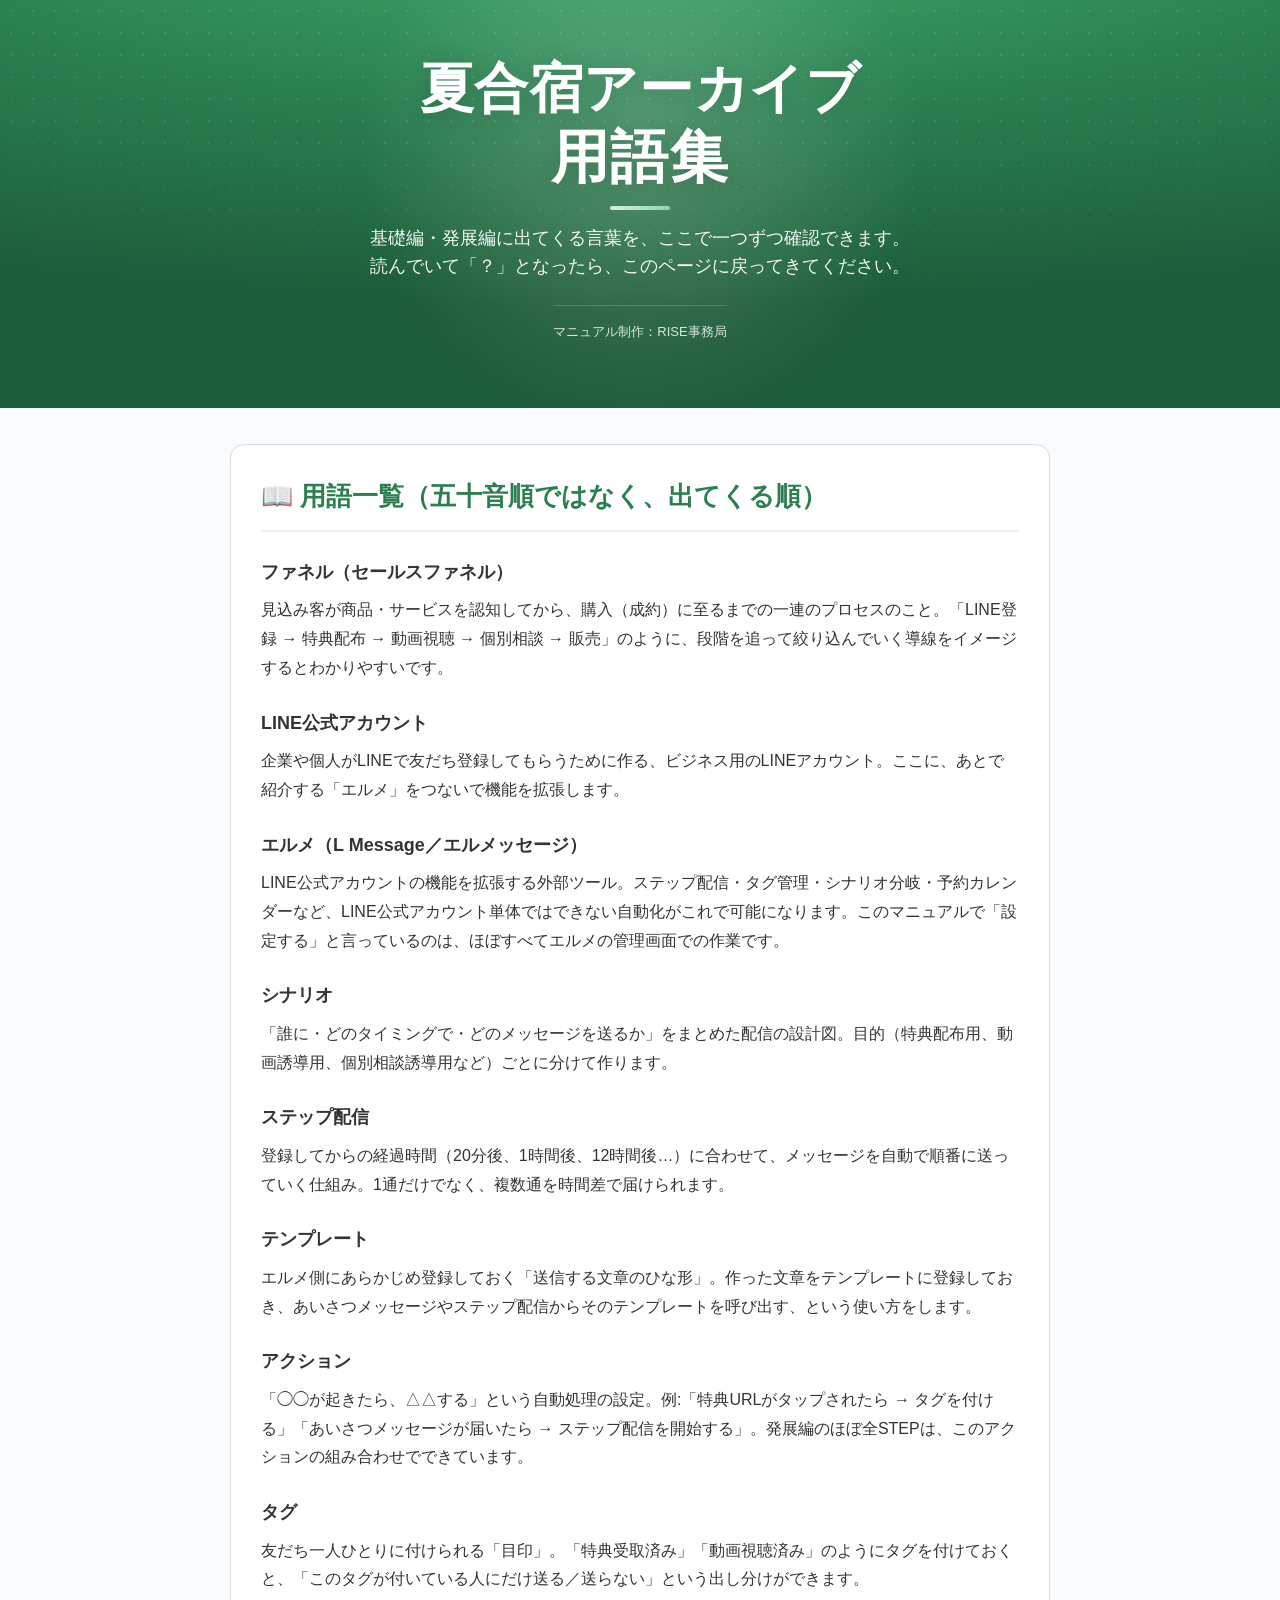
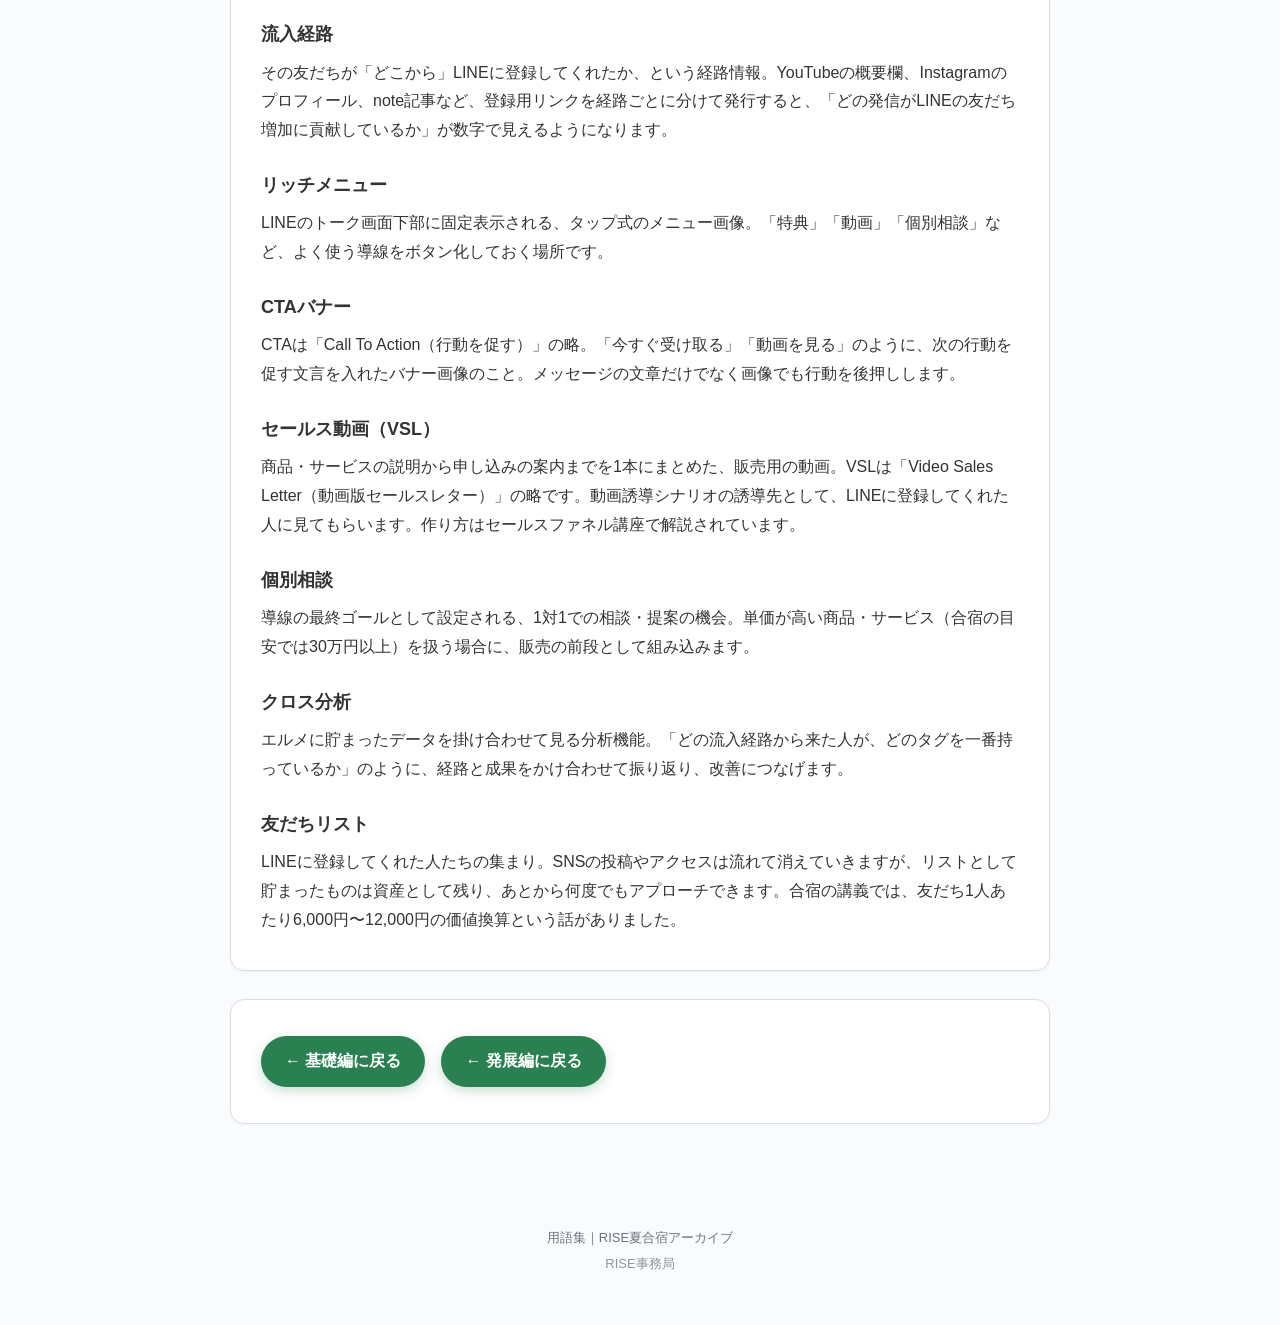
<file: glossary.html>
<!doctype html>
<html lang="ja">
  <head>
    <meta charset="UTF-8" />
    <!-- 検索エンジンに載せない（講座生限定配布用。一般公開したい場合はこの行を削除） -->
    <meta name="robots" content="noindex, nofollow" />
    <!-- セキュリティ設定（外部スクリプト等を遮断。基本このまま） -->
    <meta http-equiv="Content-Security-Policy" content="default-src 'self'; script-src 'self'; style-src 'self'; img-src 'self' data:; connect-src 'none'; object-src 'none'; base-uri 'none'; form-action 'none'; frame-ancestors 'none'" />
    <meta name="viewport" content="width=device-width, initial-scale=1.0" />
    <title>用語集｜RISE夏合宿アーカイブ</title>
    <link rel="stylesheet" href="styles.css" />
  </head>
  <body>
    <!-- ===== ヒーロー（冒頭の看板） ===== -->
    <header class="hero">
      <div class="hero-inner">
        <p class="eyebrow">夏合宿アーカイブ</p>
        <h1>用語集</h1>
        <p class="subtitle">基礎編・発展編に出てくる言葉を、ここで一つずつ確認できます。読んでいて「？」となったら、このページに戻ってきてください。</p>
        <p class="author">マニュアル制作：RISE事務局</p>
      </div>
    </header>

    <main class="content">
      <section id="terms" class="block">
        <h2>📖 用語一覧（五十音順ではなく、出てくる順）</h2>

        <h3>ファネル（セールスファネル）</h3>
        <p>見込み客が商品・サービスを認知してから、購入（成約）に至るまでの一連のプロセスのこと。「LINE登録 → 特典配布 → 動画視聴 → 個別相談 → 販売」のように、段階を追って絞り込んでいく導線をイメージするとわかりやすいです。</p>

        <h3>LINE公式アカウント</h3>
        <p>企業や個人がLINEで友だち登録してもらうために作る、ビジネス用のLINEアカウント。ここに、あとで紹介する「エルメ」をつないで機能を拡張します。</p>

        <h3>エルメ（L Message／エルメッセージ）</h3>
        <p>LINE公式アカウントの機能を拡張する外部ツール。ステップ配信・タグ管理・シナリオ分岐・予約カレンダーなど、LINE公式アカウント単体ではできない自動化がこれで可能になります。このマニュアルで「設定する」と言っているのは、ほぼすべてエルメの管理画面での作業です。</p>

        <h3>シナリオ</h3>
        <p>「誰に・どのタイミングで・どのメッセージを送るか」をまとめた配信の設計図。目的（特典配布用、動画誘導用、個別相談誘導用など）ごとに分けて作ります。</p>

        <h3>ステップ配信</h3>
        <p>登録してからの経過時間（20分後、1時間後、12時間後…）に合わせて、メッセージを自動で順番に送っていく仕組み。1通だけでなく、複数通を時間差で届けられます。</p>

        <h3>テンプレート</h3>
        <p>エルメ側にあらかじめ登録しておく「送信する文章のひな形」。作った文章をテンプレートに登録しておき、あいさつメッセージやステップ配信からそのテンプレートを呼び出す、という使い方をします。</p>

        <h3>アクション</h3>
        <p>「◯◯が起きたら、△△する」という自動処理の設定。例:「特典URLがタップされたら → タグを付ける」「あいさつメッセージが届いたら → ステップ配信を開始する」。発展編のほぼ全STEPは、このアクションの組み合わせでできています。</p>

        <h3>タグ</h3>
        <p>友だち一人ひとりに付けられる「目印」。「特典受取済み」「動画視聴済み」のようにタグを付けておくと、「このタグが付いている人にだけ送る／送らない」という出し分けができます。</p>

        <h3>流入経路</h3>
        <p>その友だちが「どこから」LINEに登録してくれたか、という経路情報。YouTubeの概要欄、Instagramのプロフィール、note記事など、登録用リンクを経路ごとに分けて発行すると、「どの発信がLINEの友だち増加に貢献しているか」が数字で見えるようになります。</p>

        <h3>リッチメニュー</h3>
        <p>LINEのトーク画面下部に固定表示される、タップ式のメニュー画像。「特典」「動画」「個別相談」など、よく使う導線をボタン化しておく場所です。</p>

        <h3>CTAバナー</h3>
        <p>CTAは「Call To Action（行動を促す）」の略。「今すぐ受け取る」「動画を見る」のように、次の行動を促す文言を入れたバナー画像のこと。メッセージの文章だけでなく画像でも行動を後押しします。</p>

        <h3>セールス動画（VSL）</h3>
        <p>商品・サービスの説明から申し込みの案内までを1本にまとめた、販売用の動画。VSLは「Video Sales Letter（動画版セールスレター）」の略です。動画誘導シナリオの誘導先として、LINEに登録してくれた人に見てもらいます。作り方はセールスファネル講座で解説されています。</p>

        <h3>個別相談</h3>
        <p>導線の最終ゴールとして設定される、1対1での相談・提案の機会。単価が高い商品・サービス（合宿の目安では30万円以上）を扱う場合に、販売の前段として組み込みます。</p>

        <h3>クロス分析</h3>
        <p>エルメに貯まったデータを掛け合わせて見る分析機能。「どの流入経路から来た人が、どのタグを一番持っているか」のように、経路と成果をかけ合わせて振り返り、改善につなげます。</p>

        <h3>友だちリスト</h3>
        <p>LINEに登録してくれた人たちの集まり。SNSの投稿やアクセスは流れて消えていきますが、リストとして貯まったものは資産として残り、あとから何度でもアプローチできます。合宿の講義では、友だち1人あたり6,000円〜12,000円の価値換算という話がありました。</p>
      </section>

      <section id="back" class="block closing">
        <p><a class="btn-link" href="index.html">← 基礎編に戻る</a>　<a class="btn-link" href="advanced.html">← 発展編に戻る</a></p>
      </section>
    </main>

    <footer class="site-footer">
      <p>用語集｜RISE夏合宿アーカイブ</p>
      <p class="muted">RISE事務局</p>
    </footer>

    <script src="script.js"></script>
  </body>
</html>
</file>
<file: styles.css>
/* =========================================================
   配色の変え方: 下の :root のカラー変数を差し替えるだけ。
   （このファイルは公開される。内部メモを書かないこと）
   ========================================================= */

:root {
  /* ブランドカラー一式（配色替えはこのブロックだけ触る） */
  --brand: #2a8050;                          /* メイン */
  --brand-dark: #247046;                     /* 濃いめ（hover・強調文字） */
  --brand-deep: #1d5c3a;                     /* ヒーロー グラデ終点 */
  --brand-light: #3fa76b;                    /* ヒーロー グラデ始点 */
  --brand-tint: #e6f4ec;                     /* 薄い背景（info・code） */
  --brand-shadow: rgba(42, 128, 80, 0.25);   /* ボタン影 */
  --brand-shadow-hover: rgba(42, 128, 80, 0.32); /* ボタン影（hover時・少し濃く） */
  --brand-glow: rgba(42, 128, 80, 0.14);     /* 強調カードの影 */
  --hero-accent-1: #d6f0e0;                  /* h1下線グラデ 左 */
  --hero-accent-2: #8fd4ae;                  /* h1下線グラデ 右 */
  --cta-bg-1: #eefaf3;                       /* 章間バナー背景グラデ 上 */
  --cta-bg-2: #e2f3e9;                       /* 章間バナー背景グラデ 下 */

  /* 共通トーン（通常は触らない） */
  --warn-bg: #fff3cd;
  --warn-line: #e0a800;
  --dark: #333;
  --muted: #6b7280;
  --border: #d8dee6;
  --page-bg: #fafbfc;
  --prompt-bg: #f0f4f8;
  --prompt-ink: #2b3a4a;
}

* { box-sizing: border-box; }

html { scroll-behavior: smooth; }

body {
  margin: 0;
  font-family: -apple-system, BlinkMacSystemFont, "Hiragino Sans", "Yu Gothic", Meiryo, Arial, sans-serif;
  color: var(--dark);
  line-height: 1.8;
  background: var(--page-bg);
}

/* ===== ヒーロー（冒頭の看板） ===== */
.hero {
  position: relative;
  overflow: hidden;
  background: radial-gradient(125% 90% at 50% -15%, var(--brand-light) 0%, var(--brand) 46%, var(--brand-deep) 100%);
  color: #fff;
  padding: 58px 24px 62px;
  text-align: center;
}
.hero::before {
  content: "";
  position: absolute;
  top: -42%;
  left: 50%;
  width: 640px;
  height: 640px;
  transform: translateX(-50%);
  background: radial-gradient(circle, rgba(255, 255, 255, 0.20) 0%, rgba(255, 255, 255, 0) 62%);
  pointer-events: none;
}
.hero::after {
  content: "";
  position: absolute;
  inset: 0;
  background-image: radial-gradient(rgba(255, 255, 255, 0.10) 1px, transparent 1.4px);
  background-size: 22px 22px;
  -webkit-mask-image: radial-gradient(120% 100% at 50% 0%, #000 35%, transparent 78%);
  mask-image: radial-gradient(120% 100% at 50% 0%, #000 35%, transparent 78%);
  pointer-events: none;
}
.hero-inner {
  position: relative;
  z-index: 1;
  max-width: 720px;
  margin: 0 auto;
}
.eyebrow {
  font-size: clamp(31px, 6.2vw, 54px);
  line-height: 1.14;
  font-weight: 800;
  letter-spacing: 0.01em;
  margin: 0 0 4px;
  text-shadow: 0 2px 24px rgba(0, 0, 0, 0.16);
}
.hero h1 {
  font-size: clamp(34px, 6.6vw, 58px);
  line-height: 1.14;
  margin: 0 0 14px;
  font-weight: 800;
  letter-spacing: 0.02em;
  text-shadow: 0 2px 24px rgba(0, 0, 0, 0.16);
}
.hero h1::after {
  content: "";
  display: block;
  width: 60px;
  height: 4px;
  margin: 16px auto 0;
  border-radius: 2px;
  background: linear-gradient(90deg, var(--hero-accent-1), var(--hero-accent-2));
}
.subtitle {
  font-size: clamp(15px, 2.3vw, 18px);
  line-height: 1.6;
  opacity: 0.95;
  margin: 0 auto 18px;
  max-width: 30em;
  font-weight: 500;
}
.author {
  display: inline-block;
  font-size: 13px;
  opacity: 0.82;
  margin: 6px 0 0;
  padding-top: 14px;
  border-top: 1px solid rgba(255, 255, 255, 0.2);
}

/* ===== 目次（スクロールしても上に貼り付く） ===== */
.toc {
  position: sticky;
  top: 0;
  z-index: 10;
  background: rgba(255, 255, 255, 0.94);
  backdrop-filter: blur(8px);
  border-bottom: 1px solid var(--border);
}
.toc-inner {
  max-width: 860px;
  margin: 0 auto;
  padding: 10px 16px;
  display: flex;
  gap: 8px 18px;
  flex-wrap: wrap;
  align-items: center;
  font-size: 13px;
}
.toc-title { font-weight: 700; color: var(--brand); }
.toc a { color: var(--muted); text-decoration: none; white-space: nowrap; }
.toc a:hover { color: var(--brand); }

/* ===== 本文（章カード） ===== */
.content { max-width: 860px; margin: 0 auto; padding: 8px 20px 40px; }
.block {
  background: #fff;
  border: 1px solid var(--border);
  border-radius: 14px;
  padding: 28px 30px;
  margin: 28px 0;
  box-shadow: 0 1px 3px rgba(0, 0, 0, 0.04);
  scroll-margin-top: 150px;
}
@media (min-width: 720px) {
  .block { scroll-margin-top: 80px; }
}
.block h2 {
  color: var(--brand);
  font-size: clamp(20px, 3.4vw, 26px);
  margin: 0 0 16px;
  padding-bottom: 10px;
  border-bottom: 2px solid var(--brand-tint);
}
.block h3 {
  color: var(--dark);
  font-size: 18px;
  margin: 24px 0 8px;
}
.block p { margin: 8px 0; }
.block ul, .block ol { margin: 8px 0; padding-left: 24px; }
.block li { margin: 6px 0; }
.strong { font-weight: 700; color: var(--brand-dark); }

code {
  background: var(--brand-tint);
  color: var(--brand-dark);
  padding: 2px 7px;
  border-radius: 5px;
  font-family: "SF Mono", "Courier New", monospace;
  font-size: 0.92em;
}
a { color: var(--brand); }
.links a { font-weight: 600; }

/* ===== 注意書き（callout） ===== */
.callout {
  border-radius: 10px;
  padding: 14px 18px;
  margin: 16px 0;
}
.callout p { margin: 4px 0; }
.callout.info { background: var(--brand-tint); border-left: 5px solid var(--brand); }
.callout.info::before { content: "ℹ️ "; }
.callout.warn { background: var(--warn-bg); border-left: 5px solid var(--warn-line); }
.callout.warn strong { display: block; margin-bottom: 2px; }
.callout.warn::before { content: "⚠️ "; }

/* ===== 表 ===== */
.table-wrap { overflow-x: auto; margin: 14px 0; }
table { border-collapse: collapse; width: 100%; font-size: 14.5px; }
th, td { border: 1px solid var(--border); padding: 9px 12px; text-align: left; vertical-align: top; }
th { background: var(--brand); color: #fff; font-weight: 700; }
tbody tr:nth-child(even) { background: #f7f9fb; }
tr.row-flag td { background: var(--warn-bg); font-weight: 700; }

/* ===== いちばん大事な章の強調 ===== */
.block.highlight { border: 2px solid var(--brand); box-shadow: 0 6px 24px var(--brand-glow); }
.badge {
  display: inline-block;
  background: var(--brand);
  color: #fff;
  font-size: 12px;
  font-weight: 700;
  padding: 4px 12px;
  border-radius: 999px;
  margin-bottom: 8px;
}

/* ===== プロンプトカード（コピーボタン付き） ===== */
.prompt-group-label {
  margin: 18px 0 8px;
  font-size: 14px;
  color: var(--brand-dark);
  font-weight: 800;
}
.prompt-card {
  border: 1px solid var(--brand);
  border-radius: 12px;
  overflow: hidden;
  margin: 18px 0;
}
.prompt-head {
  display: flex;
  align-items: center;
  justify-content: space-between;
  background: var(--brand);
  color: #fff;
  padding: 9px 14px;
  font-size: 13px;
  font-weight: 700;
}
.copy-btn {
  background: #fff;
  color: var(--brand);
  border: none;
  border-radius: 7px;
  padding: 6px 16px;
  font-weight: 700;
  font-size: 13px;
  cursor: pointer;
  transition: background 0.15s ease, color 0.15s ease;
}
.copy-btn:hover { background: var(--brand-tint); }
.copy-btn.copied { background: #2e7d32; color: #fff; }
.prompt-card pre {
  margin: 0;
  background: var(--prompt-bg);
  padding: 16px 18px;
  font-family: -apple-system, BlinkMacSystemFont, "Hiragino Sans", "Yu Gothic", Meiryo, sans-serif;
  font-size: 14px;
  line-height: 1.8;
  white-space: pre-wrap;
  word-break: break-word;
  color: var(--prompt-ink);
}
.prompt-card pre.mono {
  font-family: "SF Mono", "Courier New", monospace;
  font-size: 13px;
  line-height: 1.7;
  max-height: 460px;
  overflow-y: auto;
}

/* ===== 実例（左に色帯の付いた例示ボックス） ===== */
.example-grid { display: grid; gap: 12px; margin-top: 10px; }
.example {
  background: var(--prompt-bg);
  border-left: 4px solid var(--brand);
  border-radius: 8px;
  padding: 12px 14px;
}
.example-tag {
  display: inline-block;
  font-size: 12px;
  font-weight: 700;
  color: var(--brand);
  margin-bottom: 6px;
}
.example code {
  display: block;
  background: transparent;
  color: var(--prompt-ink);
  padding: 0;
  font-size: 13.5px;
  line-height: 1.7;
}

/* ===== リスト各種 ===== */
ul.avoid li::marker { content: "✕ "; color: #c0392b; font-weight: 700; }
ul.links { list-style: none; padding-left: 0; }
ul.menu { list-style: none; padding-left: 0; }
ul.menu li {
  background: var(--brand-tint);
  border-radius: 8px;
  padding: 10px 14px;
  margin: 8px 0;
  font-weight: 600;
  position: relative;
  padding-left: 38px;
}
ul.menu li::before {
  content: "▶";
  color: var(--brand);
  position: absolute;
  left: 16px;
  font-size: 11px;
}

/* ===== ボタン風リンク ===== */
.btn-link {
  display: inline-block;
  background: var(--brand);
  color: #fff;
  font-weight: 700;
  text-decoration: none;
  padding: 11px 24px;
  border-radius: 999px;
  transition: transform 0.15s ease, box-shadow 0.15s ease, background 0.15s ease;
  box-shadow: 0 4px 12px var(--brand-shadow);
}
.btn-link:hover { background: var(--brand-dark); transform: translateY(-1px); box-shadow: 0 6px 16px var(--brand-shadow-hover); }

/* ===== スクリーンショット ===== */
figure.shot { margin: 16px 0; text-align: center; }
figure.shot img {
  max-width: 100%;
  height: auto;
  border: 1px solid var(--border);
  border-radius: 10px;
  box-shadow: 0 4px 14px rgba(0, 0, 0, 0.08);
}
figure.shot figcaption {
  font-size: 12.5px;
  color: var(--muted);
  margin-top: 6px;
}
.shot-placeholder {
  border: 2px dashed var(--border);
  border-radius: 10px;
  background: #f4f6f8;
  color: var(--muted);
  font-size: 13px;
  padding: 28px 16px;
  text-align: center;
}

/* ===== 章間バナー（動画などへの誘導） ===== */
.video-cta {
  text-align: center;
  background: linear-gradient(180deg, var(--cta-bg-1) 0%, var(--cta-bg-2) 100%);
  border: 2px solid var(--brand);
  box-shadow: 0 6px 22px var(--brand-glow);
}
.video-cta-badge {
  display: inline-block;
  background: var(--brand);
  color: #fff;
  font-size: 13px;
  font-weight: 700;
  padding: 5px 16px;
  border-radius: 999px;
  margin-bottom: 12px;
}
.video-cta h2 {
  border-bottom: none;
  padding-bottom: 0;
  margin: 0 0 12px;
}
.video-cta p { margin: 8px 0; }
.video-cta .btn-link {
  margin: 14px auto 6px;
  font-size: 16px;
  padding: 14px 32px;
  white-space: nowrap;
}
@media (max-width: 560px) {
  .video-cta .btn-link { font-size: 15px; padding: 13px 20px; }
}
.video-cta-note {
  font-size: 13.5px;
  color: var(--muted);
  margin-top: 16px;
}

/* ===== 準備中の動画リンク（押せないダミー枠） ===== */
.video-link {
  display: block;
  background: #f4f6f8;
  border: 1px dashed var(--brand);
  border-radius: 10px;
  color: var(--muted);
  text-decoration: none;
  padding: 14px 16px;
  margin: 14px 0;
  font-weight: 600;
  text-align: center;
  pointer-events: none;
}

/* ===== 締めのCTA・締めの一言 ===== */
.closing-cta { display: grid; gap: 12px; margin-top: 16px; }
.closing-cta .btn-link {
  display: block;
  text-align: center;
  padding: 15px 22px;
  font-size: 15px;
  line-height: 1.5;
}
.closing-line {
  text-align: center;
  font-weight: 800;
  color: var(--brand);
  font-size: clamp(18px, 3vw, 24px);
  margin-top: 24px;
}
.closing ol { font-weight: 600; }

/* ===== 免責（折りたたみ） ===== */
.disclaimer { margin-top: 16px; font-size: 14px; }
.disclaimer summary { cursor: pointer; font-weight: 700; color: var(--muted); }
.disclaimer p { color: var(--muted); font-size: 13.5px; }

/* ===== フッター ===== */
.site-footer {
  text-align: center;
  padding: 32px 20px 48px;
  color: var(--muted);
  font-size: 13px;
}
.site-footer p { margin: 2px 0; }
.site-footer .muted { opacity: 0.75; }

/* ===== スマホ調整 ===== */
@media (max-width: 560px) {
  .block { padding: 22px 18px; border-radius: 10px; }
  .hero { padding: 56px 18px 64px; }
}

/* 各ステップ末尾の共通ヘルプ行（このマニュアル用に追加） */
.help-line {
  margin-top: 20px;
  padding-top: 10px;
  border-top: 1px dashed var(--border);
  font-size: 0.86rem;
  color: var(--muted);
}

/* 全体像フロー図（このマニュアル用に追加） */
.flow { margin: 18px 0; }
.flow-box {
  border: 2px solid var(--brand);
  border-radius: 12px;
  padding: 14px 18px;
  background: #fff;
}
.flow-box small { color: var(--muted); }
.flow-tag {
  display: block;
  font-size: 12px;
  font-weight: 800;
  color: var(--brand-dark);
  margin-bottom: 2px;
  letter-spacing: 0.04em;
}
.flow-arrow { text-align: center; color: var(--brand); font-weight: 800; margin: 4px 0; }
.flow-goal { background: var(--brand-tint); }
.flow-next { border-style: dashed; border-color: var(--brand-light); }

/* 準備完了した動画リンク（video-linkの実写版。クリック可能） */
.video-link.is-ready {
  background: var(--brand-tint);
  border: 1px solid var(--brand);
  color: var(--brand-dark);
  pointer-events: auto;
  cursor: pointer;
}
.video-link.is-ready:hover { background: var(--brand); color: #fff; }

/* Loom埋め込みプレーヤー（video-linkの埋め込み版。ページ内でそのまま再生できる） */
.video-embed { margin: 20px 0; }
.video-embed .video-frame {
  position: relative;
  padding-bottom: 56.25%;
  height: 0;
  border-radius: 10px;
  overflow: hidden;
  background: #000;
  border: 1px solid var(--border);
}
.video-embed .video-frame iframe {
  position: absolute;
  top: 0;
  left: 0;
  width: 100%;
  height: 100%;
  border: 0;
}
.video-embed figcaption {
  font-size: 0.9rem;
  color: var(--muted);
  margin-top: 8px;
}
</file>
